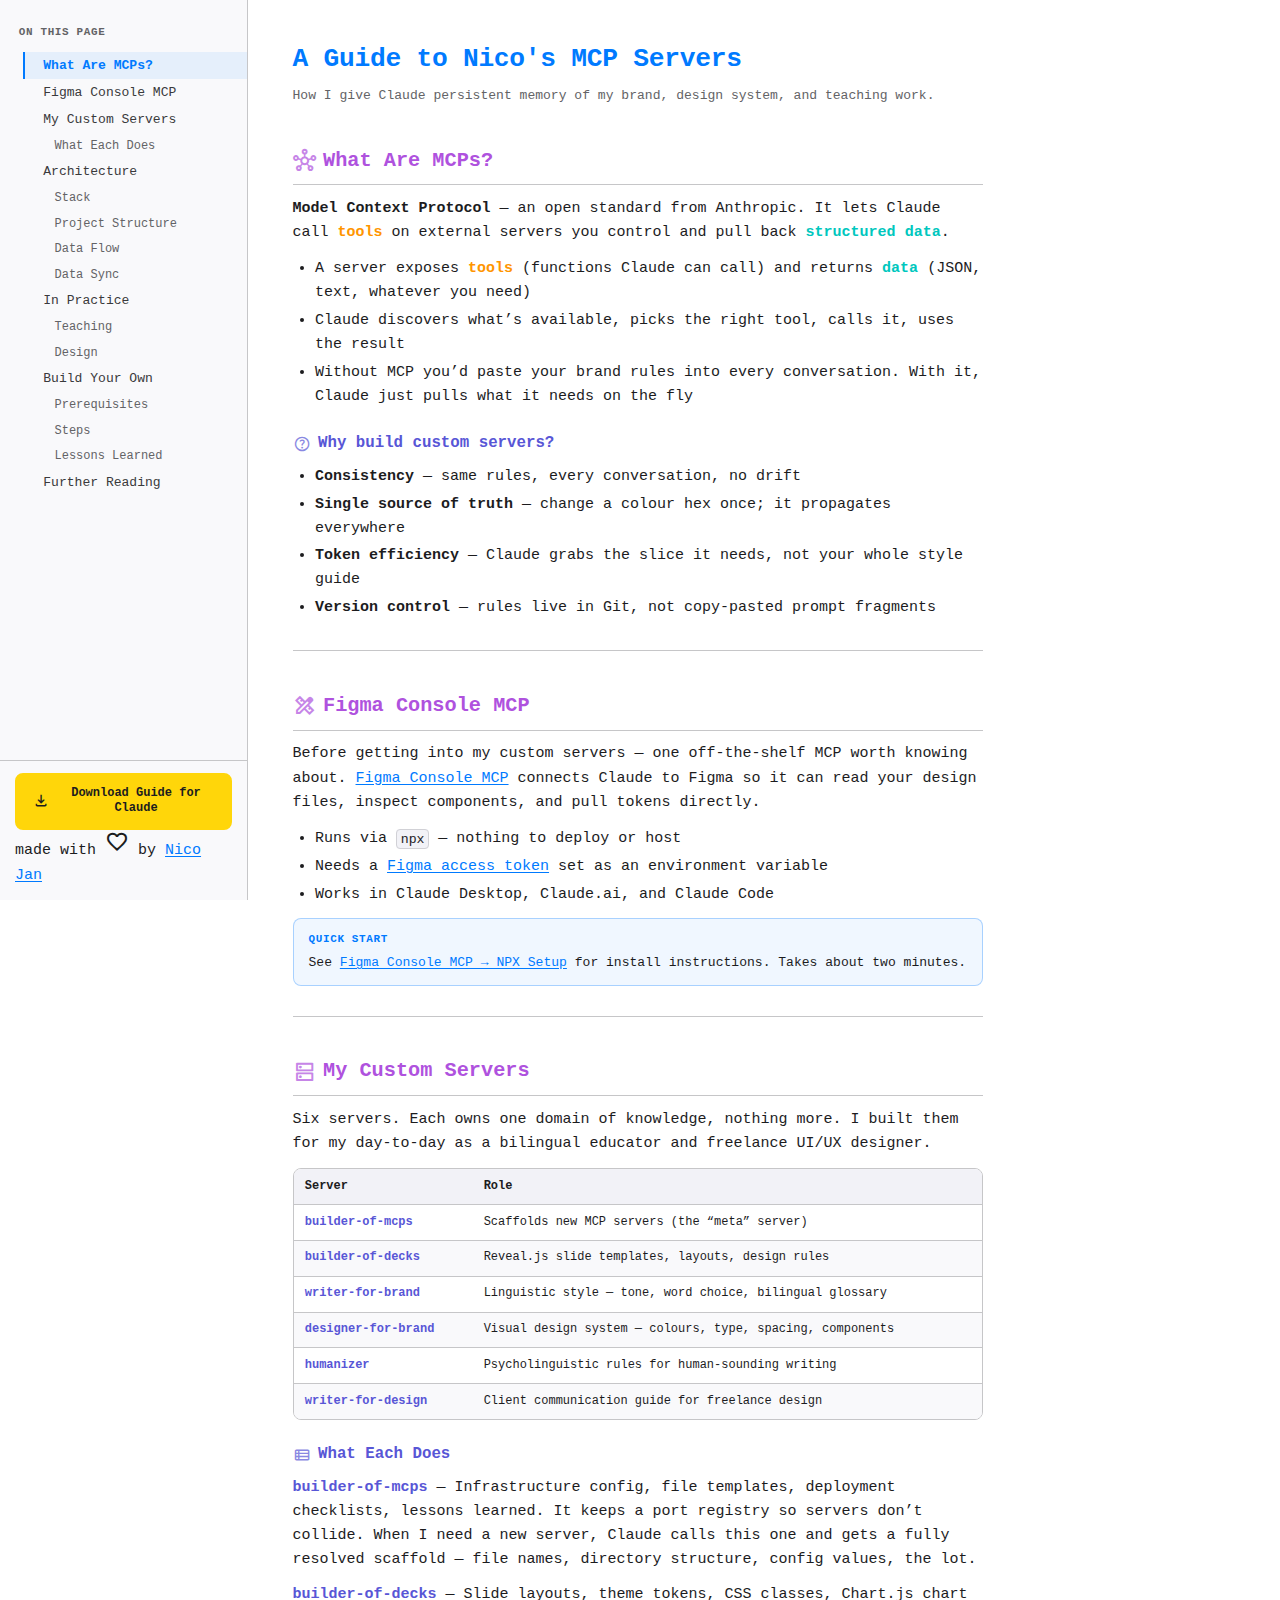
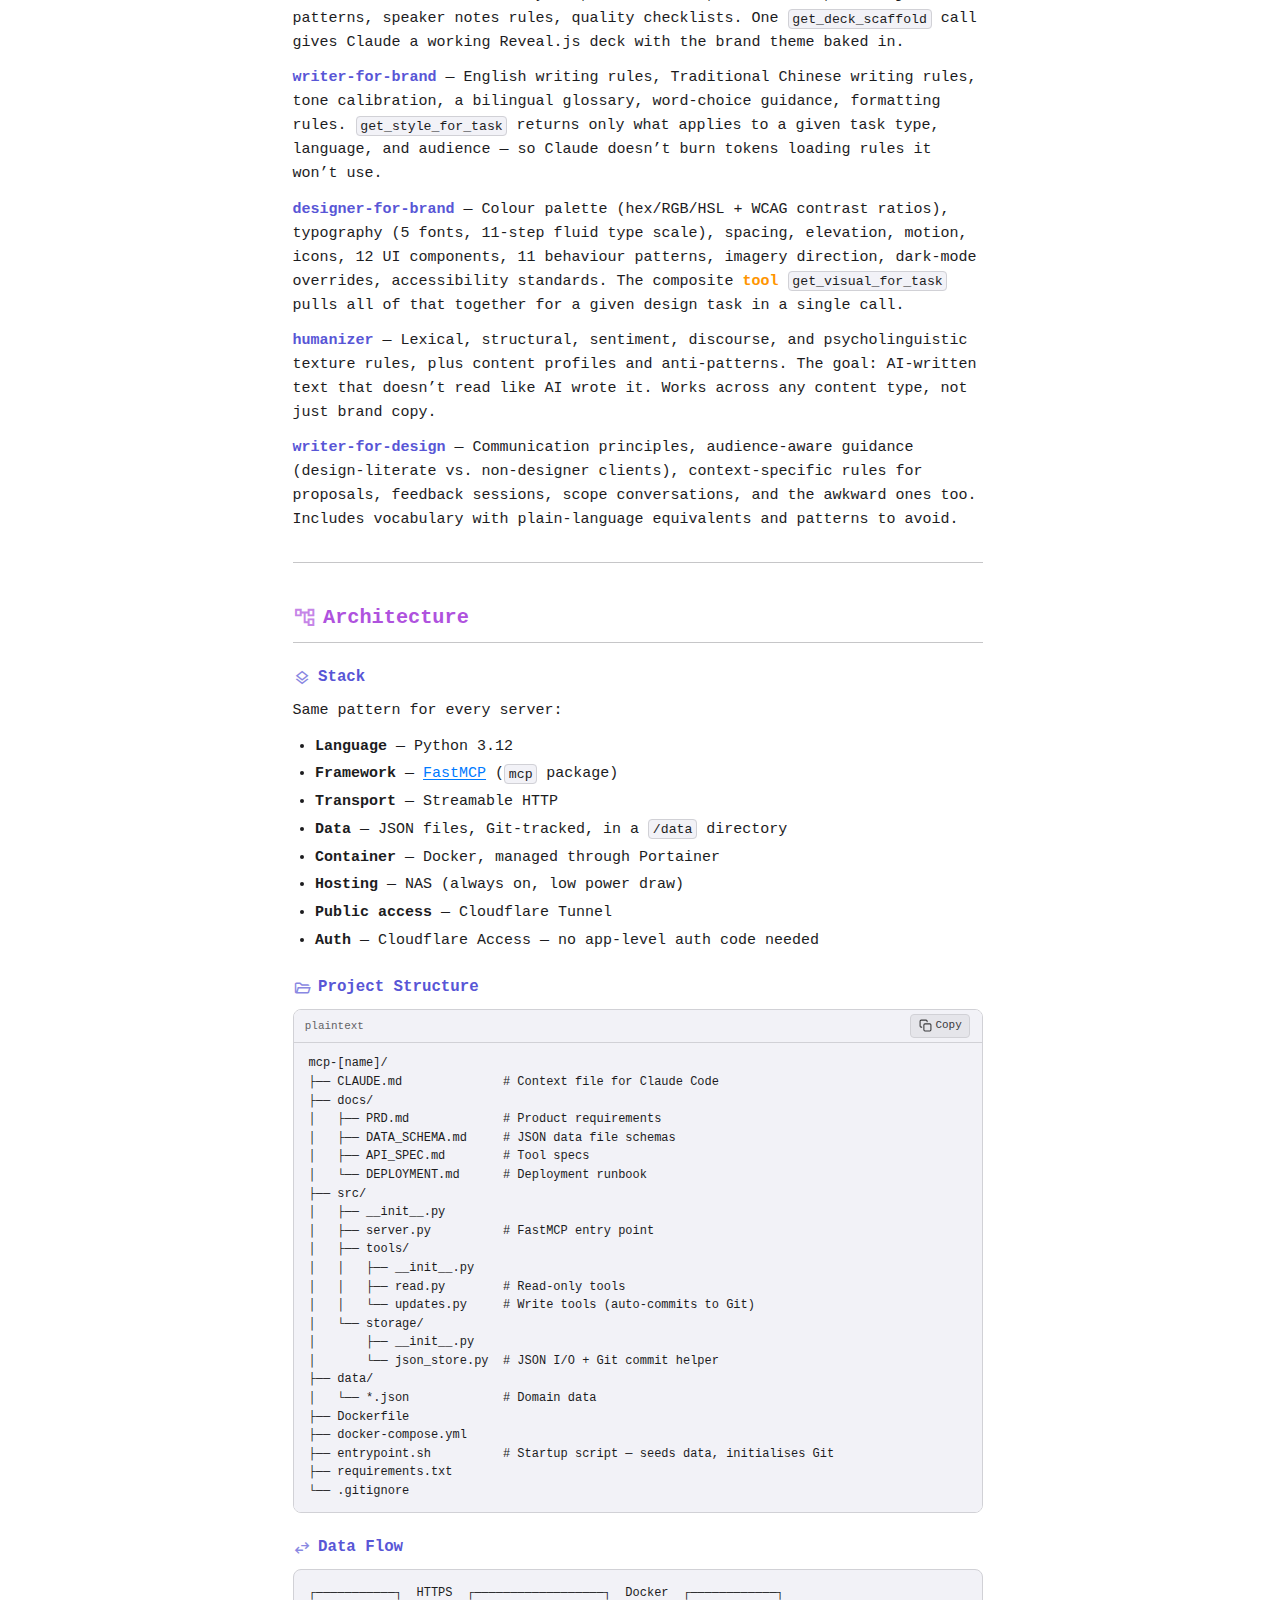
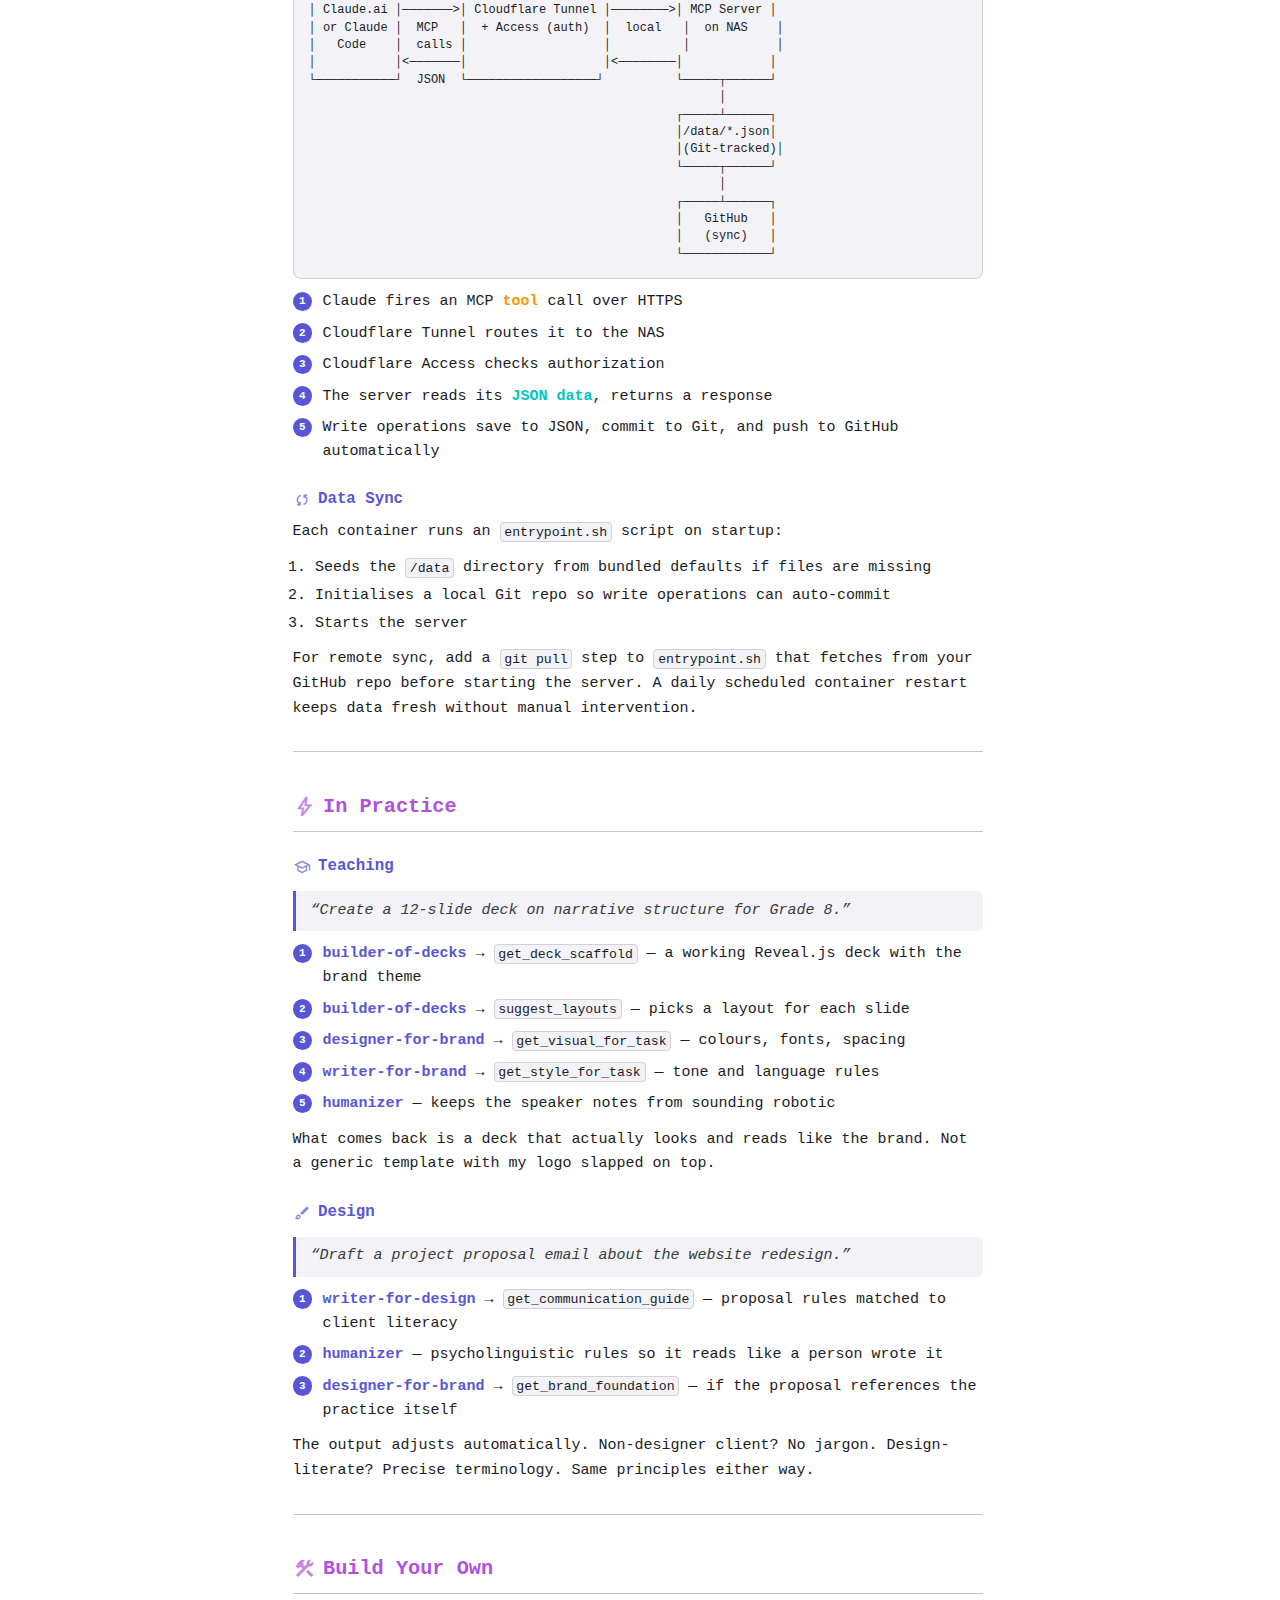
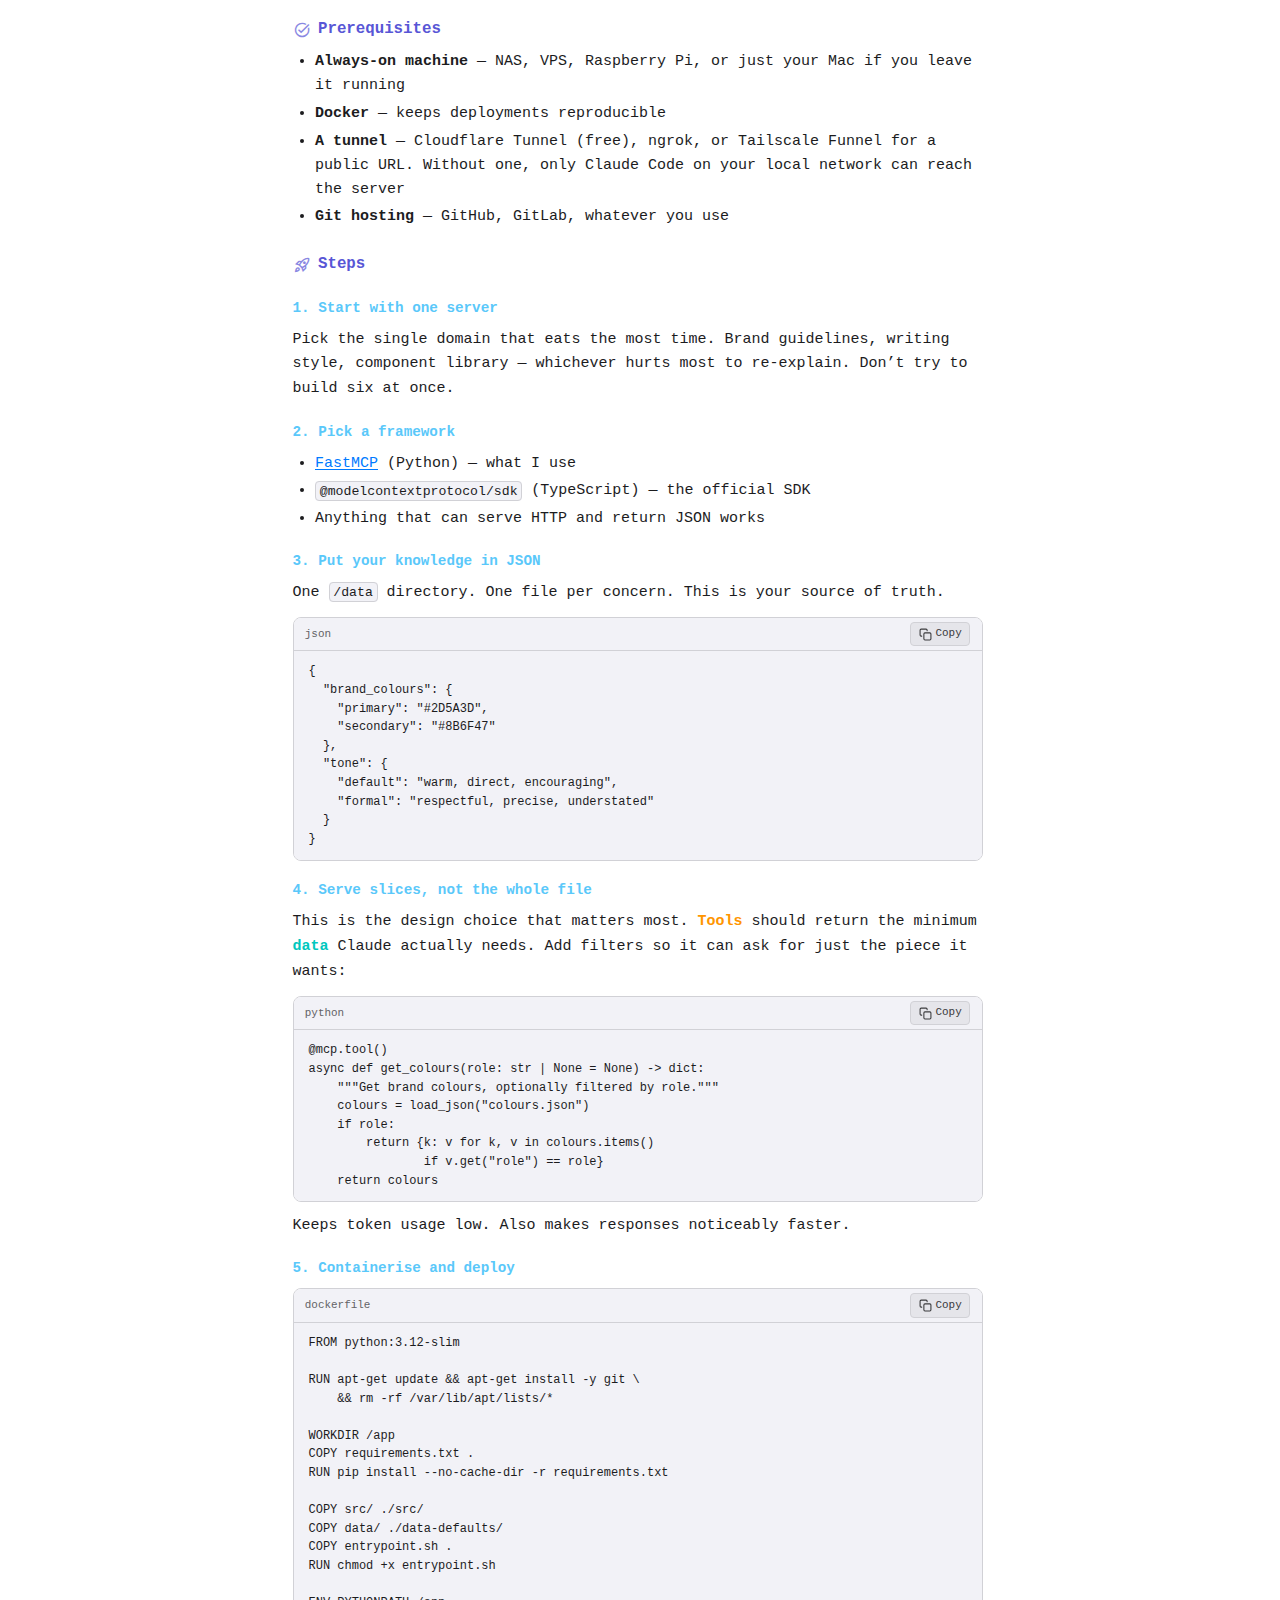
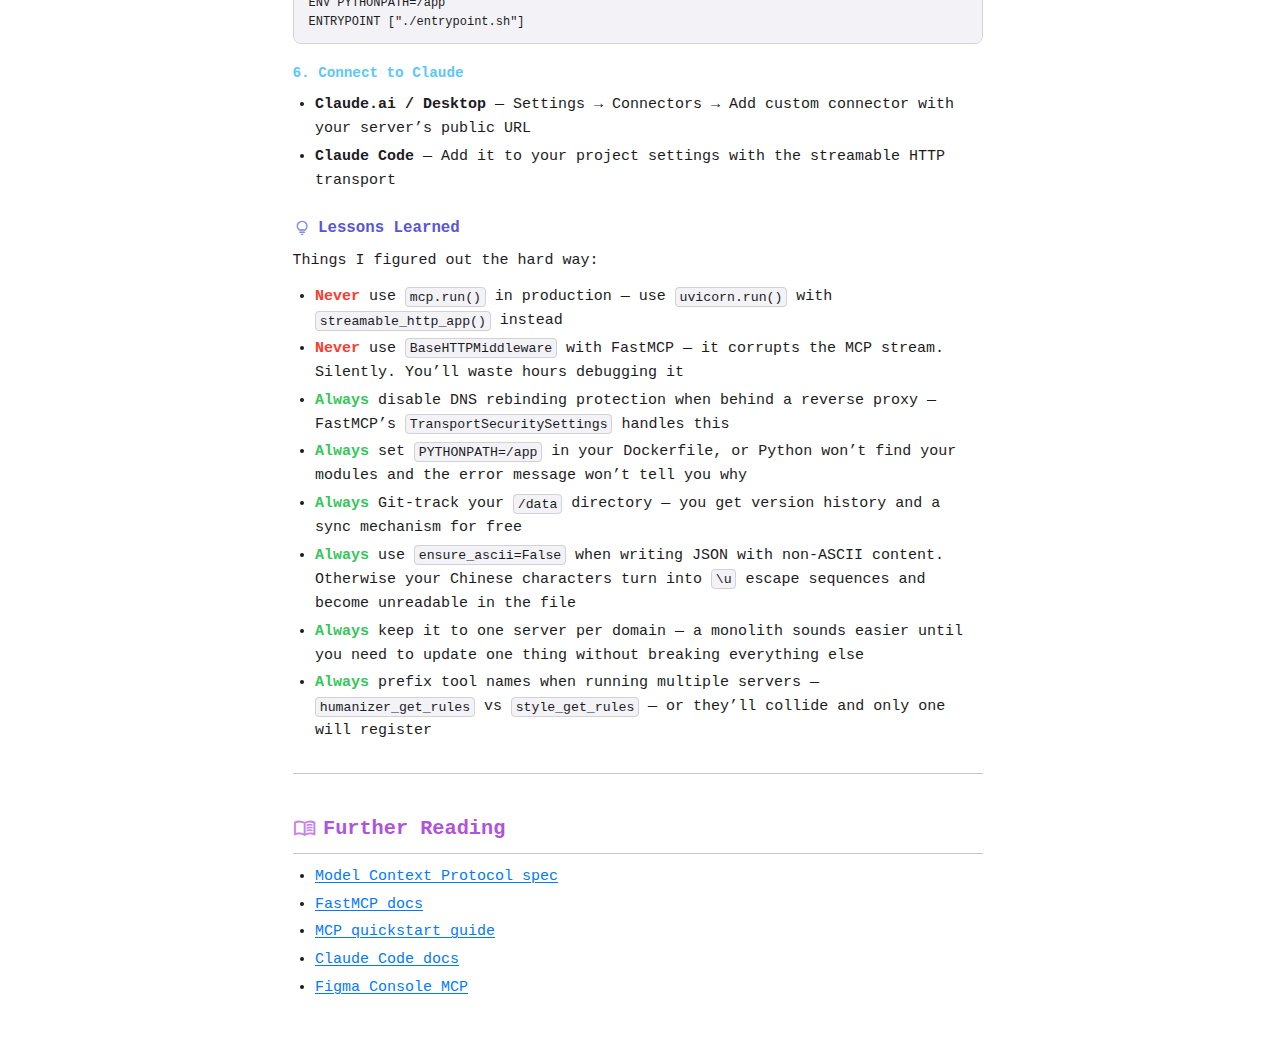
<file: mcp/index.html>
<!doctype html>
<html lang="en">
  <head>
    <meta charset="UTF-8" />
    <meta name="viewport" content="width=device-width, initial-scale=1.0" />
    <title>A Guide to Nico's MCP Servers</title>
    <link
      rel="stylesheet"
      href="https://fonts.googleapis.com/css2?family=Material+Symbols+Outlined:opsz,wght,FILL,GRAD@20..48,100..700,0..1,-50..200"
    />
    <link rel="stylesheet" href="style.css" />
  </head>
  <body>
    <a href="#main" class="skip-link">Skip to content</a>
    <button
      class="nav-toggle"
      aria-label="Toggle navigation"
      aria-expanded="false"
    >
      &#9776;
    </button>
    <div class="nav-overlay" aria-hidden="true"></div>

    <div class="page">
      <!-- ── Side Navigation ───────────────────────────────── -->
      <nav class="nav" aria-label="Table of contents">
        <div class="nav-scroll">
          <div class="nav-title">On this page</div>
          <ul class="nav-list" role="list">
            <li>
              <a class="nav-link" href="#what-are-mcps">What Are MCPs?</a>
            </li>
            <li>
              <a class="nav-link" href="#figma-console">Figma Console MCP</a>
            </li>
            <li><a class="nav-link" href="#ecosystem">My Custom Servers</a></li>
            <li>
              <a class="nav-link sub" href="#server-details">What Each Does</a>
            </li>
            <li><a class="nav-link" href="#architecture">Architecture</a></li>
            <li><a class="nav-link sub" href="#stack">Stack</a></li>
            <li>
              <a class="nav-link sub" href="#project-structure"
                >Project Structure</a
              >
            </li>
            <li><a class="nav-link sub" href="#data-flow">Data Flow</a></li>
            <li><a class="nav-link sub" href="#data-sync">Data Sync</a></li>
            <li><a class="nav-link" href="#day-in-the-life">In Practice</a></li>
            <li><a class="nav-link sub" href="#as-teacher">Teaching</a></li>
            <li><a class="nav-link sub" href="#as-designer">Design</a></li>
            <li>
              <a class="nav-link" href="#setup-your-own">Build Your Own</a>
            </li>
            <li>
              <a class="nav-link sub" href="#what-you-need">Prerequisites</a>
            </li>
            <li><a class="nav-link sub" href="#step-by-step">Steps</a></li>
            <li>
              <a class="nav-link sub" href="#lessons-learned"
                >Lessons Learned</a
              >
            </li>
            <li>
              <a class="nav-link" href="#further-reading">Further Reading</a>
            </li>
          </ul>
        </div>
        <div class="nav-cta">
          <button class="cta-btn" id="download-guide">
            <span class="material-symbols-outlined" aria-hidden="true"
              >download</span
            >
            Download Guide for Claude
          </button>
          <div class="nav-credit">
            made with
            <span class="material-symbols-outlined" aria-hidden="true"
              >favorite</span
            >
            by <a href="https://nicojan.com/">Nico Jan</a>
          </div>
        </div>
      </nav>

      <!-- ── Main Content ───────────────────────────────────── -->
      <main id="main">
        <h1>A Guide to Nico's MCP Servers</h1>
        <p class="subtitle">
          How I give Claude persistent memory of my brand, design system, and
          teaching work.
        </p>

        <!-- ── What Are MCPs? ─────────────────────────────────── -->
        <h2 id="what-are-mcps">
          <span class="material-symbols-outlined" aria-hidden="true">hub</span>
          What Are MCPs?
        </h2>

        <p>
          <strong>Model Context Protocol</strong> &mdash; an open standard from
          Anthropic. It lets Claude call <span class="kw-tool">tools</span> on
          external servers you control and pull back
          <span class="kw-data">structured data</span>.
        </p>

        <ul>
          <li>
            A server exposes <span class="kw-tool">tools</span> (functions
            Claude can call) and returns
            <span class="kw-data">data</span> (JSON, text, whatever you need)
          </li>
          <li>
            Claude discovers what&rsquo;s available, picks the right tool, calls
            it, uses the result
          </li>
          <li>
            Without MCP you&rsquo;d paste your brand rules into every
            conversation. With it, Claude just pulls what it needs on the fly
          </li>
        </ul>

        <h3>
          <span class="material-symbols-outlined" aria-hidden="true"
            >help_outline</span
          >
          Why build custom servers?
        </h3>

        <ul>
          <li>
            <strong>Consistency</strong> &mdash; same rules, every conversation,
            no drift
          </li>
          <li>
            <strong>Single source of truth</strong> &mdash; change a colour hex
            once; it propagates everywhere
          </li>
          <li>
            <strong>Token efficiency</strong> &mdash; Claude grabs the slice it
            needs, not your whole style guide
          </li>
          <li>
            <strong>Version control</strong> &mdash; rules live in Git, not
            copy-pasted prompt fragments
          </li>
        </ul>

        <hr />

        <!-- ── Figma Console MCP ──────────────────────────────── -->
        <h2 id="figma-console">
          <span class="material-symbols-outlined" aria-hidden="true"
            >design_services</span
          >
          Figma Console MCP
        </h2>

        <p>
          Before getting into my custom servers &mdash; one off-the-shelf MCP
          worth knowing about.
          <a
            href="https://github.com/southleft/figma-console-mcp?tab=readme-ov-file#-npx-setup-recommended"
            >Figma Console MCP</a
          >
          connects Claude to Figma so it can read your design files, inspect
          components, and pull tokens directly.
        </p>

        <ul>
          <li>Runs via <code>npx</code> &mdash; nothing to deploy or host</li>
          <li>
            Needs a
            <a
              href="https://github.com/southleft/figma-console-mcp?tab=readme-ov-file#-npx-setup-recommended"
              >Figma access token</a
            >
            set as an environment variable
          </li>
          <li>Works in Claude Desktop, Claude.ai, and Claude Code</li>
        </ul>

        <div class="callout">
          <div class="callout-label">Quick start</div>
          See
          <a
            href="https://github.com/southleft/figma-console-mcp?tab=readme-ov-file#-npx-setup-recommended"
            >Figma Console MCP &rarr; NPX Setup</a
          >
          for install instructions. Takes about two minutes.
        </div>

        <hr />

        <!-- ── My Custom Servers ──────────────────────────────── -->
        <h2 id="ecosystem">
          <span class="material-symbols-outlined" aria-hidden="true">dns</span>
          My Custom Servers
        </h2>

        <p>
          Six servers. Each owns one domain of knowledge, nothing more. I built
          them for my day-to-day as a bilingual educator and freelance UI/UX
          designer.
        </p>

        <div class="table-wrap">
          <table>
            <thead>
              <tr>
                <th>Server</th>
                <th>Role</th>
              </tr>
            </thead>
            <tbody>
              <tr>
                <td><span class="kw-server">builder-of-mcps</span></td>
                <td>
                  Scaffolds new MCP servers (the &ldquo;meta&rdquo; server)
                </td>
              </tr>
              <tr>
                <td><span class="kw-server">builder-of-decks</span></td>
                <td>Reveal.js slide templates, layouts, design rules</td>
              </tr>
              <tr>
                <td><span class="kw-server">writer-for-brand</span></td>
                <td>
                  Linguistic style &mdash; tone, word choice, bilingual glossary
                </td>
              </tr>
              <tr>
                <td><span class="kw-server">designer-for-brand</span></td>
                <td>
                  Visual design system &mdash; colours, type, spacing,
                  components
                </td>
              </tr>
              <tr>
                <td><span class="kw-server">humanizer</span></td>
                <td>Psycholinguistic rules for human-sounding writing</td>
              </tr>
              <tr>
                <td><span class="kw-server">writer-for-design</span></td>
                <td>Client communication guide for freelance design</td>
              </tr>
            </tbody>
          </table>
        </div>

        <h3 id="server-details">
          <span class="material-symbols-outlined" aria-hidden="true"
            >view_list</span
          >
          What Each Does
        </h3>

        <ul class="def-list">
          <li>
            <span class="kw-server">builder-of-mcps</span> &mdash;
            Infrastructure config, file templates, deployment checklists,
            lessons learned. It keeps a port registry so servers don&rsquo;t
            collide. When I need a new server, Claude calls this one and gets a
            fully resolved scaffold &mdash; file names, directory structure,
            config values, the lot.
          </li>

          <li>
            <span class="kw-server">builder-of-decks</span> &mdash; Slide
            layouts, theme tokens, CSS classes, Chart.js chart patterns, speaker
            notes rules, quality checklists. One
            <code>get_deck_scaffold</code> call gives Claude a working Reveal.js
            deck with the brand theme baked in.
          </li>

          <li>
            <span class="kw-server">writer-for-brand</span> &mdash; English
            writing rules, Traditional Chinese writing rules, tone calibration,
            a bilingual glossary, word-choice guidance, formatting rules.
            <code>get_style_for_task</code> returns only what applies to a given
            task type, language, and audience &mdash; so Claude doesn&rsquo;t
            burn tokens loading rules it won&rsquo;t use.
          </li>

          <li>
            <span class="kw-server">designer-for-brand</span> &mdash; Colour
            palette (hex/RGB/HSL + WCAG contrast ratios), typography (5 fonts,
            11-step fluid type scale), spacing, elevation, motion, icons, 12 UI
            components, 11 behaviour patterns, imagery direction, dark-mode
            overrides, accessibility standards. The composite
            <span class="kw-tool">tool</span>
            <code>get_visual_for_task</code> pulls all of that together for a
            given design task in a single call.
          </li>

          <li>
            <span class="kw-server">humanizer</span> &mdash; Lexical,
            structural, sentiment, discourse, and psycholinguistic texture
            rules, plus content profiles and anti-patterns. The goal: AI-written
            text that doesn&rsquo;t read like AI wrote it. Works across any
            content type, not just brand copy.
          </li>

          <li>
            <span class="kw-server">writer-for-design</span> &mdash;
            Communication principles, audience-aware guidance (design-literate
            vs. non-designer clients), context-specific rules for proposals,
            feedback sessions, scope conversations, and the awkward ones too.
            Includes vocabulary with plain-language equivalents and patterns to
            avoid.
          </li>
        </ul>

        <hr />

        <!-- ── Architecture ────────────────────────────────────── -->
        <h2 id="architecture">
          <span class="material-symbols-outlined" aria-hidden="true"
            >account_tree</span
          >
          Architecture
        </h2>

        <h3 id="stack">
          <span class="material-symbols-outlined" aria-hidden="true"
            >layers</span
          >
          Stack
        </h3>

        <p>Same pattern for every server:</p>

        <ul>
          <li><strong>Language</strong> &mdash; Python 3.12</li>
          <li>
            <strong>Framework</strong> &mdash;
            <a href="https://gofastmcp.com">FastMCP</a> (<code>mcp</code>
            package)
          </li>
          <li><strong>Transport</strong> &mdash; Streamable HTTP</li>
          <li>
            <strong>Data</strong> &mdash; JSON files, Git-tracked, in a
            <code>/data</code> directory
          </li>
          <li>
            <strong>Container</strong> &mdash; Docker, managed through Portainer
          </li>
          <li>
            <strong>Hosting</strong> &mdash; NAS (always on, low power draw)
          </li>
          <li><strong>Public access</strong> &mdash; Cloudflare Tunnel</li>
          <li>
            <strong>Auth</strong> &mdash; Cloudflare Access &mdash; no app-level
            auth code needed
          </li>
        </ul>

        <h3 id="project-structure">
          <span class="material-symbols-outlined" aria-hidden="true"
            >folder_open</span
          >
          Project Structure
        </h3>

        <div class="code-block">
          <div class="code-header">
            <span>plaintext</span>
            <button class="copy-btn" aria-label="Copy code">
              <svg viewBox="0 0 24 24">
                <rect x="9" y="9" width="13" height="13" rx="2" ry="2" />
                <path d="M5 15H4a2 2 0 01-2-2V4a2 2 0 012-2h9a2 2 0 012 2v1" />
              </svg>
              Copy
            </button>
          </div>
          <pre><code>mcp-[name]/
├── CLAUDE.md              # Context file for Claude Code
├── docs/
│   ├── PRD.md             # Product requirements
│   ├── DATA_SCHEMA.md     # JSON data file schemas
│   ├── API_SPEC.md        # Tool specs
│   └── DEPLOYMENT.md      # Deployment runbook
├── src/
│   ├── __init__.py
│   ├── server.py          # FastMCP entry point
│   ├── tools/
│   │   ├── __init__.py
│   │   ├── read.py        # Read-only tools
│   │   └── updates.py     # Write tools (auto-commits to Git)
│   └── storage/
│       ├── __init__.py
│       └── json_store.py  # JSON I/O + Git commit helper
├── data/
│   └── *.json             # Domain data
├── Dockerfile
├── docker-compose.yml
├── entrypoint.sh          # Startup script — seeds data, initialises Git
├── requirements.txt
└── .gitignore</code></pre>
        </div>

        <h3 id="data-flow">
          <span class="material-symbols-outlined" aria-hidden="true"
            >swap_horiz</span
          >
          Data Flow
        </h3>

        <div
          class="diagram"
          role="img"
          aria-label="Data flow: Claude to Cloudflare Tunnel to MCP Server on NAS, backed by Git-tracked JSON synced with GitHub"
>┌───────────┐  HTTPS  ┌──────────────────┐  Docker  ┌────────────┐
│ Claude.ai │───────&gt;│ Cloudflare Tunnel │────────&gt;│ MCP Server │
│ or Claude │  MCP   │  + Access (auth)  │  local   │  on NAS    │
│   Code    │  calls │                   │          │            │
│           │&lt;───────│                   │&lt;────────│            │
└───────────┘  JSON  └──────────────────┘          └─────┬──────┘
                                                         │
                                                   ┌─────┴──────┐
                                                   │/data/*.json│
                                                   │(Git-tracked)│
                                                   └─────┬──────┘
                                                         │
                                                   ┌─────┴──────┐
                                                   │   GitHub   │
                                                   │   (sync)   │
                                                   └────────────┘</div>

        <ol class="steps">
          <li>
            Claude fires an MCP <span class="kw-tool">tool</span> call over
            HTTPS
          </li>
          <li>Cloudflare Tunnel routes it to the NAS</li>
          <li>Cloudflare Access checks authorization</li>
          <li>
            The server reads its <span class="kw-data">JSON data</span>, returns
            a response
          </li>
          <li>
            Write operations save to JSON, commit to Git, and push to GitHub
            automatically
          </li>
        </ol>

        <h3 id="data-sync">
          <span class="material-symbols-outlined" aria-hidden="true">sync</span>
          Data Sync
        </h3>

        <p>
          Each container runs an <code>entrypoint.sh</code> script on startup:
        </p>

        <ol>
          <li>
            Seeds the <code>/data</code> directory from bundled defaults if
            files are missing
          </li>
          <li>
            Initialises a local Git repo so write operations can auto-commit
          </li>
          <li>Starts the server</li>
        </ol>

        <p>
          For remote sync, add a <code>git pull</code> step to
          <code>entrypoint.sh</code> that fetches from your GitHub repo before
          starting the server. A daily scheduled container restart keeps data
          fresh without manual intervention.
        </p>

        <hr />

        <!-- ── In Practice ─────────────────────────────────────── -->
        <h2 id="day-in-the-life">
          <span class="material-symbols-outlined" aria-hidden="true">bolt</span>
          In Practice
        </h2>

        <h3 id="as-teacher">
          <span class="material-symbols-outlined" aria-hidden="true"
            >school</span
          >
          Teaching
        </h3>

        <blockquote>
          &ldquo;Create a 12-slide deck on narrative structure for Grade
          8.&rdquo;
        </blockquote>

        <ol class="steps">
          <li>
            <span class="kw-server">builder-of-decks</span> &rarr;
            <code>get_deck_scaffold</code> &mdash; a working Reveal.js deck with
            the brand theme
          </li>
          <li>
            <span class="kw-server">builder-of-decks</span> &rarr;
            <code>suggest_layouts</code> &mdash; picks a layout for each slide
          </li>
          <li>
            <span class="kw-server">designer-for-brand</span> &rarr;
            <code>get_visual_for_task</code> &mdash; colours, fonts, spacing
          </li>
          <li>
            <span class="kw-server">writer-for-brand</span> &rarr;
            <code>get_style_for_task</code> &mdash; tone and language rules
          </li>
          <li>
            <span class="kw-server">humanizer</span> &mdash; keeps the speaker
            notes from sounding robotic
          </li>
        </ol>

        <p>
          What comes back is a deck that actually looks and reads like the
          brand. Not a generic template with my logo slapped on top.
        </p>

        <h3 id="as-designer">
          <span class="material-symbols-outlined" aria-hidden="true"
            >brush</span
          >
          Design
        </h3>

        <blockquote>
          &ldquo;Draft a project proposal email about the website
          redesign.&rdquo;
        </blockquote>

        <ol class="steps">
          <li>
            <span class="kw-server">writer-for-design</span> &rarr;
            <code>get_communication_guide</code> &mdash; proposal rules matched
            to client literacy
          </li>
          <li>
            <span class="kw-server">humanizer</span> &mdash; psycholinguistic
            rules so it reads like a person wrote it
          </li>
          <li>
            <span class="kw-server">designer-for-brand</span> &rarr;
            <code>get_brand_foundation</code> &mdash; if the proposal references
            the practice itself
          </li>
        </ol>

        <p>
          The output adjusts automatically. Non-designer client? No jargon.
          Design-literate? Precise terminology. Same principles either way.
        </p>

        <hr />

        <!-- ── Build Your Own ──────────────────────────────────── -->
        <h2 id="setup-your-own">
          <span class="material-symbols-outlined" aria-hidden="true"
            >construction</span
          >
          Build Your Own
        </h2>

        <h3 id="what-you-need">
          <span class="material-symbols-outlined" aria-hidden="true"
            >task_alt</span
          >
          Prerequisites
        </h3>

        <ul>
          <li>
            <strong>Always-on machine</strong> &mdash; NAS, VPS, Raspberry Pi,
            or just your Mac if you leave it running
          </li>
          <li>
            <strong>Docker</strong> &mdash; keeps deployments reproducible
          </li>
          <li>
            <strong>A tunnel</strong> &mdash; Cloudflare Tunnel (free), ngrok,
            or Tailscale Funnel for a public URL. Without one, only Claude Code
            on your local network can reach the server
          </li>
          <li>
            <strong>Git hosting</strong> &mdash; GitHub, GitLab, whatever you
            use
          </li>
        </ul>

        <h3 id="step-by-step">
          <span class="material-symbols-outlined" aria-hidden="true"
            >rocket_launch</span
          >
          Steps
        </h3>

        <h4>1. Start with one server</h4>

        <p>
          Pick the single domain that eats the most time. Brand guidelines,
          writing style, component library &mdash; whichever hurts most to
          re-explain. Don&rsquo;t try to build six at once.
        </p>

        <h4>2. Pick a framework</h4>

        <ul>
          <li>
            <a href="https://gofastmcp.com">FastMCP</a> (Python) &mdash; what I
            use
          </li>
          <li>
            <code>@modelcontextprotocol/sdk</code> (TypeScript) &mdash; the
            official SDK
          </li>
          <li>Anything that can serve HTTP and return JSON works</li>
        </ul>

        <h4>3. Put your knowledge in JSON</h4>

        <p>
          One <code>/data</code> directory. One file per concern. This is your
          source of truth.
        </p>

        <div class="code-block">
          <div class="code-header">
            <span>json</span>
            <button class="copy-btn" aria-label="Copy code">
              <svg viewBox="0 0 24 24">
                <rect x="9" y="9" width="13" height="13" rx="2" ry="2" />
                <path d="M5 15H4a2 2 0 01-2-2V4a2 2 0 012-2h9a2 2 0 012 2v1" />
              </svg>
              Copy
            </button>
          </div>
          <pre><code>{
  "brand_colours": {
    "primary": "#2D5A3D",
    "secondary": "#8B6F47"
  },
  "tone": {
    "default": "warm, direct, encouraging",
    "formal": "respectful, precise, understated"
  }
}</code></pre>
        </div>

        <h4>4. Serve slices, not the whole file</h4>

        <p>
          This is the design choice that matters most.
          <span class="kw-tool">Tools</span> should return the minimum
          <span class="kw-data">data</span> Claude actually needs. Add filters
          so it can ask for just the piece it wants:
        </p>

        <div class="code-block">
          <div class="code-header">
            <span>python</span>
            <button class="copy-btn" aria-label="Copy code">
              <svg viewBox="0 0 24 24">
                <rect x="9" y="9" width="13" height="13" rx="2" ry="2" />
                <path d="M5 15H4a2 2 0 01-2-2V4a2 2 0 012-2h9a2 2 0 012 2v1" />
              </svg>
              Copy
            </button>
          </div>
          <pre><code>@mcp.tool()
async def get_colours(role: str | None = None) -&gt; dict:
    """Get brand colours, optionally filtered by role."""
    colours = load_json("colours.json")
    if role:
        return {k: v for k, v in colours.items()
                if v.get("role") == role}
    return colours</code></pre>
        </div>

        <p>Keeps token usage low. Also makes responses noticeably faster.</p>

        <h4>5. Containerise and deploy</h4>

        <div class="code-block">
          <div class="code-header">
            <span>dockerfile</span>
            <button class="copy-btn" aria-label="Copy code">
              <svg viewBox="0 0 24 24">
                <rect x="9" y="9" width="13" height="13" rx="2" ry="2" />
                <path d="M5 15H4a2 2 0 01-2-2V4a2 2 0 012-2h9a2 2 0 012 2v1" />
              </svg>
              Copy
            </button>
          </div>
          <pre><code>FROM python:3.12-slim

RUN apt-get update &amp;&amp; apt-get install -y git \
    &amp;&amp; rm -rf /var/lib/apt/lists/*

WORKDIR /app
COPY requirements.txt .
RUN pip install --no-cache-dir -r requirements.txt

COPY src/ ./src/
COPY data/ ./data-defaults/
COPY entrypoint.sh .
RUN chmod +x entrypoint.sh

ENV PYTHONPATH=/app
ENTRYPOINT ["./entrypoint.sh"]</code></pre>
        </div>

        <h4>6. Connect to Claude</h4>

        <ul>
          <li>
            <strong>Claude.ai / Desktop</strong> &mdash; Settings &rarr;
            Connectors &rarr; Add custom connector with your server&rsquo;s
            public URL
          </li>
          <li>
            <strong>Claude Code</strong> &mdash; Add it to your project settings
            with the streamable HTTP transport
          </li>
        </ul>

        <h3 id="lessons-learned">
          <span class="material-symbols-outlined" aria-hidden="true"
            >lightbulb</span
          >
          Lessons Learned
        </h3>

        <p>Things I figured out the hard way:</p>

        <ul>
          <li>
            <span class="kw-warn">Never</span> use <code>mcp.run()</code> in
            production &mdash; use <code>uvicorn.run()</code> with
            <code>streamable_http_app()</code> instead
          </li>
          <li>
            <span class="kw-warn">Never</span> use
            <code>BaseHTTPMiddleware</code> with FastMCP &mdash; it corrupts the
            MCP stream. Silently. You&rsquo;ll waste hours debugging it
          </li>
          <li>
            <span class="kw-rec">Always</span> disable DNS rebinding protection
            when behind a reverse proxy &mdash; FastMCP&rsquo;s
            <code>TransportSecuritySettings</code> handles this
          </li>
          <li>
            <span class="kw-rec">Always</span> set
            <code>PYTHONPATH=/app</code> in your Dockerfile, or Python
            won&rsquo;t find your modules and the error message won&rsquo;t tell
            you why
          </li>
          <li>
            <span class="kw-rec">Always</span> Git-track your
            <code>/data</code> directory &mdash; you get version history and a
            sync mechanism for free
          </li>
          <li>
            <span class="kw-rec">Always</span> use
            <code>ensure_ascii=False</code> when writing JSON with non-ASCII
            content. Otherwise your Chinese characters turn into
            <code>\u</code> escape sequences and become unreadable in the file
          </li>
          <li>
            <span class="kw-rec">Always</span> keep it to one server per domain
            &mdash; a monolith sounds easier until you need to update one thing
            without breaking everything else
          </li>
          <li>
            <span class="kw-rec">Always</span> prefix tool names when running
            multiple servers &mdash; <code>humanizer_get_rules</code> vs
            <code>style_get_rules</code> &mdash; or they&rsquo;ll collide and
            only one will register
          </li>
        </ul>

        <hr />

        <!-- ── Further Reading ─────────────────────────────────── -->
        <h2 id="further-reading">
          <span class="material-symbols-outlined" aria-hidden="true"
            >menu_book</span
          >
          Further Reading
        </h2>

        <ul>
          <li>
            <a href="https://modelcontextprotocol.io"
              >Model Context Protocol spec</a
            >
          </li>
          <li><a href="https://gofastmcp.com">FastMCP docs</a></li>
          <li>
            <a href="https://modelcontextprotocol.io/quickstart"
              >MCP quickstart guide</a
            >
          </li>
          <li>
            <a href="https://docs.anthropic.com/en/docs/claude-code"
              >Claude Code docs</a
            >
          </li>
          <li>
            <a href="https://github.com/southleft/figma-console-mcp"
              >Figma Console MCP</a
            >
          </li>
        </ul>
      </main>
    </div>

    <!-- ── Embedded Markdown for Download ─────────────────── -->
    <script id="guide-md" type="text/plain">
      > **HOW TO USE THIS FILE**
      >
      > Drag and drop this file into a Claude project (Project Knowledge) or paste
      > it into a chat. Then tell Claude what domain you want to build an MCP server
      > for — your brand guidelines, design system, writing style, whatever — and
      > it will walk you through the whole process.

      # Build Your Own MCP Server

      You are helping the user build a custom MCP (Model Context Protocol) server. MCP is an open standard from Anthropic that lets Claude call tools on external servers and pull back structured data — giving you persistent access to domain knowledge like brand guidelines, design systems, or style rules without the user pasting context into every conversation.

      This document contains everything you need: the architecture pattern, project structure, code templates, deployment steps, and hard-won lessons from a production ecosystem of six MCP servers. Use it to guide the user from idea to deployed server.

      ## Your Role

      Walk the user through building their MCP server step by step. Don't dump the whole process at once — work through it conversationally.

      ### Before writing any code, ask these questions:

      **Domain discovery** — figure out what the server should know:

      1. What domain of knowledge should this server own? (e.g., brand guidelines, writing style, design tokens, component library, communication rules)
      2. Who will consume the data — Claude.ai, Claude Code, or both?
      3. What does the user find themselves re-explaining or re-pasting most often? That's probably the best starting point.
      4. Is the content in one language or multilingual?

      **Data structure** — figure out what the JSON files should look like:

      5. Can the user share examples of the rules, guidelines, or reference material they want to encode? Even a rough bullet list works.
      6. Are there natural categories in the data? (e.g., "colours vs. typography vs. spacing" for a design system, or "tone vs. word choice vs. formatting" for a style guide)
      7. Will Claude need the full dataset for every task, or just slices? (Almost always slices — this matters for tool design.)

      **Infrastructure** — figure out where it will run:

      8. Does the user have an always-on machine? (NAS, VPS, Raspberry Pi, Mac that stays on)
      9. Are they comfortable with Docker, or do they need guidance on containerisation?
      10. Do they need Claude.ai access (requires a public URL via tunnel) or just Claude Code on their local network?

      You don't need answers to all of these upfront. Ask the first few, then let the conversation guide which follow-ups matter.

      ## Architecture Pattern

      Every server in this ecosystem follows the same stack. Recommend this pattern unless the user has a strong reason to diverge:

      - **Python 3.12** + FastMCP (`mcp` package) — https://gofastmcp.com
      - **Streamable HTTP** transport (not stdio)
      - **JSON data files** in a Git-tracked `/data` directory
      - **Docker** container
      - **Cloudflare Tunnel** for public access (free)
      - **Cloudflare Access** for auth — no app-level auth code needed

      Alternative frameworks if the user prefers TypeScript:
      - `@modelcontextprotocol/sdk` — official SDK
      - Any language that serves HTTP and returns JSON works, but FastMCP has the smoothest developer experience for Python

      ## Project Structure

      Generate this structure for every new server. Replace `[name]` with the server's purpose (e.g., `mcp-style-guide`, `mcp-design-tokens`):

      ```
      mcp-[name]/
      ├── CLAUDE.md              # Context file for Claude Code sessions
      ├── docs/
      │   ├── PRD.md             # Product requirements
      │   ├── DATA_SCHEMA.md     # JSON data file schemas
      │   ├── API_SPEC.md        # Tool specs
      │   └── DEPLOYMENT.md      # Deployment runbook
      ├── src/
      │   ├── __init__.py
      │   ├── server.py          # FastMCP entry point
      │   ├── tools/
      │   │   ├── __init__.py
      │   │   ├── read.py        # Read-only tools
      │   │   └── updates.py     # Write tools (auto-commits to Git)
      │   └── storage/
      │       ├── __init__.py
      │       └── json_store.py  # JSON I/O + Git commit helper
      ├── data/
      │   └── *.json             # Domain data files
      ├── Dockerfile
      ├── docker-compose.yml
      ├── entrypoint.sh          # Startup script — seeds data, initialises Git
      ├── requirements.txt
      └── .gitignore
      ```

      ## Build Sequence

      Guide the user through these phases in order. Confirm each phase works before moving on.

      ### Phase 1: Data Design

      This is the most important phase. Get the data right and everything else follows.

      - Help the user structure their domain knowledge into JSON files
      - One file per concern (e.g., `colours.json`, `typography.json`, `tone.json`)
      - Ask: "If Claude needed to write in your brand voice, what rules would you give it?" Then turn those answers into structured JSON
      - Use `ensure_ascii=False` for non-ASCII content (Chinese, accented characters, etc.)

      Example data file:

      ```json
      {
        "brand_colours": {
          "primary": { "hex": "#2D5A3D", "role": "primary", "usage": "Headlines, CTAs, key UI elements" },
          "secondary": { "hex": "#8B6F47", "role": "secondary", "usage": "Accents, supporting elements" }
        }
      }
      ```

      ### Phase 2: Tool Design

      The most important design principle: **tools should return the minimum data Claude needs**. Never build a `get_everything` tool. Build focused tools with filter parameters.

      - **Read tools** go in `src/tools/read.py` — these are the majority of tools
      - **Write tools** go in `src/tools/updates.py` — for adding/updating data, must auto-commit to Git
      - Every tool should accept optional filter parameters

      Template for a read tool:

      ```python
      from mcp.server.fastmcp import FastMCP
      from src.storage.json_store import load_json


      def register_read_tools(mcp: FastMCP):
          @mcp.tool()
          async def get_colours(role: str | None = None) -> dict:
              """Get brand colours, optionally filtered by role."""
              colours = load_json("colours.json")
              if role:
                  return {k: v for k, v in colours.items()
                          if v.get("role") == role}
              return colours
      ```

      Suggest a **composite tool** (like `get_style_for_task` or `get_visual_for_task`) that assembles data from multiple JSON files for common tasks. This saves the user from making five tool calls when one will do.

      ### Phase 3: Server Infrastructure

      Use this `server.py` template:

      ```python
      import os
      import uvicorn
      from mcp.server.fastmcp import FastMCP
      from mcp.server.transport_security import TransportSecuritySettings

      from src.storage.json_store import init_storage
      from src.tools.read import register_read_tools
      from src.tools.updates import register_write_tools

      HOST = os.getenv("HOST", "0.0.0.0")
      PORT = int(os.getenv("PORT", "8080"))

      mcp = FastMCP(
          "[server-name]",
          transport_security=TransportSecuritySettings(
              enable_dns_rebinding_protection=False,
          ),
      )

      init_storage()
      register_read_tools(mcp)
      register_write_tools(mcp)

      if __name__ == "__main__":
          app = mcp.streamable_http_app()
          uvicorn.run(app, host=HOST, port=PORT)
      ```

      Use this `json_store.py` template for the storage layer:

      ```python
      import json
      import subprocess
      from pathlib import Path

      DATA_DIR = Path("/app/data")


      def init_storage() -> None:
          """Initialise data directory and Git repo. Call once at startup."""
          DATA_DIR.mkdir(parents=True, exist_ok=True)
          if not (DATA_DIR / ".git").exists():
              subprocess.run(["git", "init"], cwd=DATA_DIR, capture_output=True)
          subprocess.run(
              ["git", "config", "user.name", "[server-name]"],
              cwd=DATA_DIR, capture_output=True,
          )
          subprocess.run(
              ["git", "config", "user.email", "[server-name]@localhost"],
              cwd=DATA_DIR, capture_output=True,
          )
          # Required when running as a mapped user in Docker
          subprocess.run(
              ["git", "config", "safe.directory", str(DATA_DIR)],
              cwd=DATA_DIR, capture_output=True,
          )


      def load_json(filename: str) -> dict:
          path = DATA_DIR / filename
          return json.loads(path.read_text(encoding="utf-8"))


      def save_json(filename: str, data: dict, message: str) -> None:
          path = DATA_DIR / filename
          path.write_text(
              json.dumps(data, indent=2, ensure_ascii=False) + "\n",
              encoding="utf-8",
          )
          subprocess.run(["git", "add", "."], cwd=DATA_DIR, capture_output=True)
          result = subprocess.run(
              ["git", "status", "--porcelain"],
              cwd=DATA_DIR, capture_output=True, text=True,
          )
          if result.stdout.strip():
              subprocess.run(
                  ["git", "commit", "-m", message],
                  cwd=DATA_DIR, capture_output=True,
              )
      ```

      ### Phase 4: Containerisation

      Dockerfile:

      ```dockerfile
      FROM python:3.12-slim

      RUN apt-get update && apt-get install -y git && rm -rf /var/lib/apt/lists/*

      WORKDIR /app
      COPY requirements.txt .
      RUN pip install --no-cache-dir -r requirements.txt

      COPY src/ ./src/
      COPY data/ ./data-defaults/
      COPY entrypoint.sh .
      RUN chmod +x entrypoint.sh

      ENV PYTHONPATH=/app
      ENTRYPOINT ["./entrypoint.sh"]
      ```

      docker-compose.yml (adjust port and paths):

      ```yaml
      services:
        mcp-server:
          build: .
          restart: unless-stopped
          environment:
            - PORT=8080
            - HOST=0.0.0.0
            - TZ=America/Vancouver
            # Optional: enable GitHub push from write tools
            # - GITHUB_TOKEN=${GITHUB_TOKEN}
            # - GITHUB_REPO=your-org/mcp-server-name
          ports:
            - "8080:8080"
          volumes:
            - ./data:/app/data
          # Uncomment for NAS — match your system's user/group IDs
          # user: "1000:1000"
      ```

      requirements.txt:

      ```
      mcp>=1.9.0
      uvicorn>=0.34.0
      httpx>=0.28.0
      pydantic>=2.11.0
      ```

      entrypoint.sh:

      ```bash
      #!/bin/bash
      set -e

      # Seed data directory from defaults if files are missing
      for f in /app/data-defaults/*.json; do
        [ -f "$f" ] || continue
        base=$(basename "$f")
        [ -f "/app/data/$base" ] || cp "$f" "/app/data/$base"
      done

      # Git initialisation is handled by init_storage() in Python —
      # it runs inside /app/data so the repo persists through the bind mount.

      exec python src/server.py
      ```

      Make sure `entrypoint.sh` is executable (`chmod +x entrypoint.sh`).

      `.gitignore`:

      ```
      __pycache__/
      *.pyc
      *.pyo
      .env
      .venv/
      venv/
      *.egg-info/
      dist/
      build/
      data/.git/
      .DS_Store
      .pytest_cache/
      ```

      ### Phase 5: Connect to Claude

      - **Claude.ai / Desktop**: Settings → Connectors → Add custom connector. URL is the server's public endpoint (e.g., `https://your-server.example.com/mcp`)
      - **Claude Code**: Add the server to project settings with streamable HTTP transport
      - **Local development**: Run `python src/server.py` and connect Claude Code to `http://localhost:8080/mcp`

      Ask the user which Claude interface they use and tailor the connection instructions.

      ### Phase 6: Deployment (if needed)

      If the user needs a public URL:

      1. Set up Cloudflare Tunnel (free) pointing to the Docker container's port
      2. Add Cloudflare Access policy to restrict who can reach the server
      3. No app-level auth needed — Cloudflare handles it

      If local-only, skip this — Claude Code can connect to `localhost` directly.

      ## Critical Rules

      Follow these without exception. They come from production experience.

      ### Never

      - Use `mcp.run()` — use `uvicorn.run()` with `streamable_http_app()`. The `mcp.run()` method doesn't support streamable HTTP properly.
      - Use `BaseHTTPMiddleware` with FastMCP — it silently corrupts MCP streaming. You'll get intermittent failures that are very hard to debug.
      - Pass unsupported kwargs to `FastMCP()` — check the FastMCP docs for valid parameters.
      - Hardcode secrets in any committed file — use environment variables.
      - Use `--global` for git config in Docker — use repo-level config only.

      ### Always

      - Disable DNS rebinding protection via `TransportSecuritySettings` when running behind a reverse proxy or tunnel.
      - Set `PYTHONPATH=/app` in the Dockerfile — without it, Python can't find modules in `src/` and the error message won't point you to the cause.
      - Use `ensure_ascii=False` in `json.dumps()` — otherwise non-ASCII characters become `\u` escape sequences.
      - Git-track the `/data` directory — you get version history, rollback, and a sync mechanism for free.
      - Initialise Git inside `/data`, not in the project root — this ensures the Git history persists through the Docker bind mount.
      - Set `git config safe.directory` inside Docker — required when the container runs as a mapped user (e.g., `1000:1000`).
      - Prefix tool names when building multiple servers (e.g., `style_get_rules` vs `design_get_colours`) to avoid name collisions.
      - Use Pydantic `BaseModel` with `Field()` for tool input validation.
      - Use `httpx` (async) instead of `requests` (sync) for any HTTP calls.
      - Strip `meta` blocks from JSON responses to save tokens.

      ## Naming Convention

      All servers follow `mcp-[purpose]` naming (e.g., `mcp-style-guide`, `mcp-design-tokens`, `mcp-slides`). Suggest a name based on the user's domain.

      ## References

      - MCP spec: https://modelcontextprotocol.io
      - FastMCP docs: https://gofastmcp.com
      - MCP quickstart: https://modelcontextprotocol.io/quickstart
      - Figma Console MCP (good first MCP to try): https://github.com/southleft/figma-console-mcp
      - Claude Code docs: https://docs.anthropic.com/en/docs/claude-code
    </script>

    <script src="script.js"></script>
  </body>
</html>
</file>
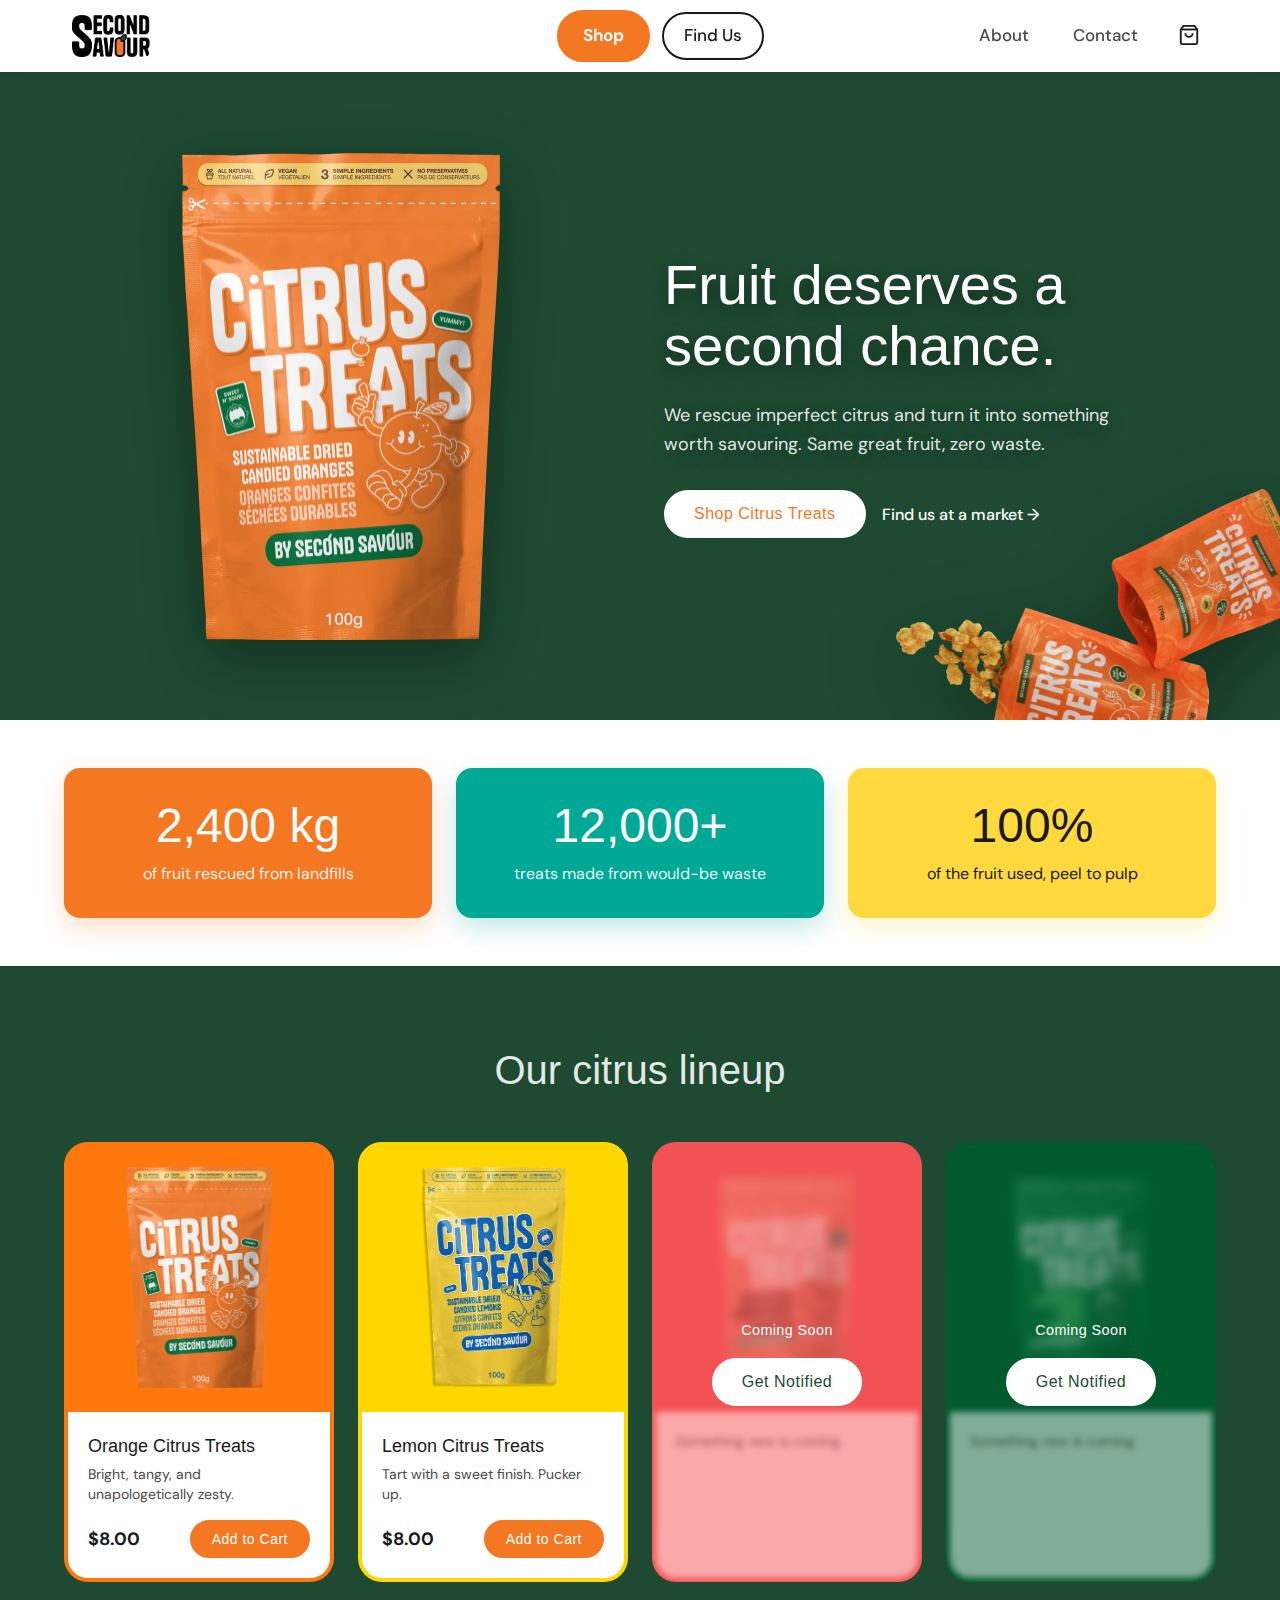
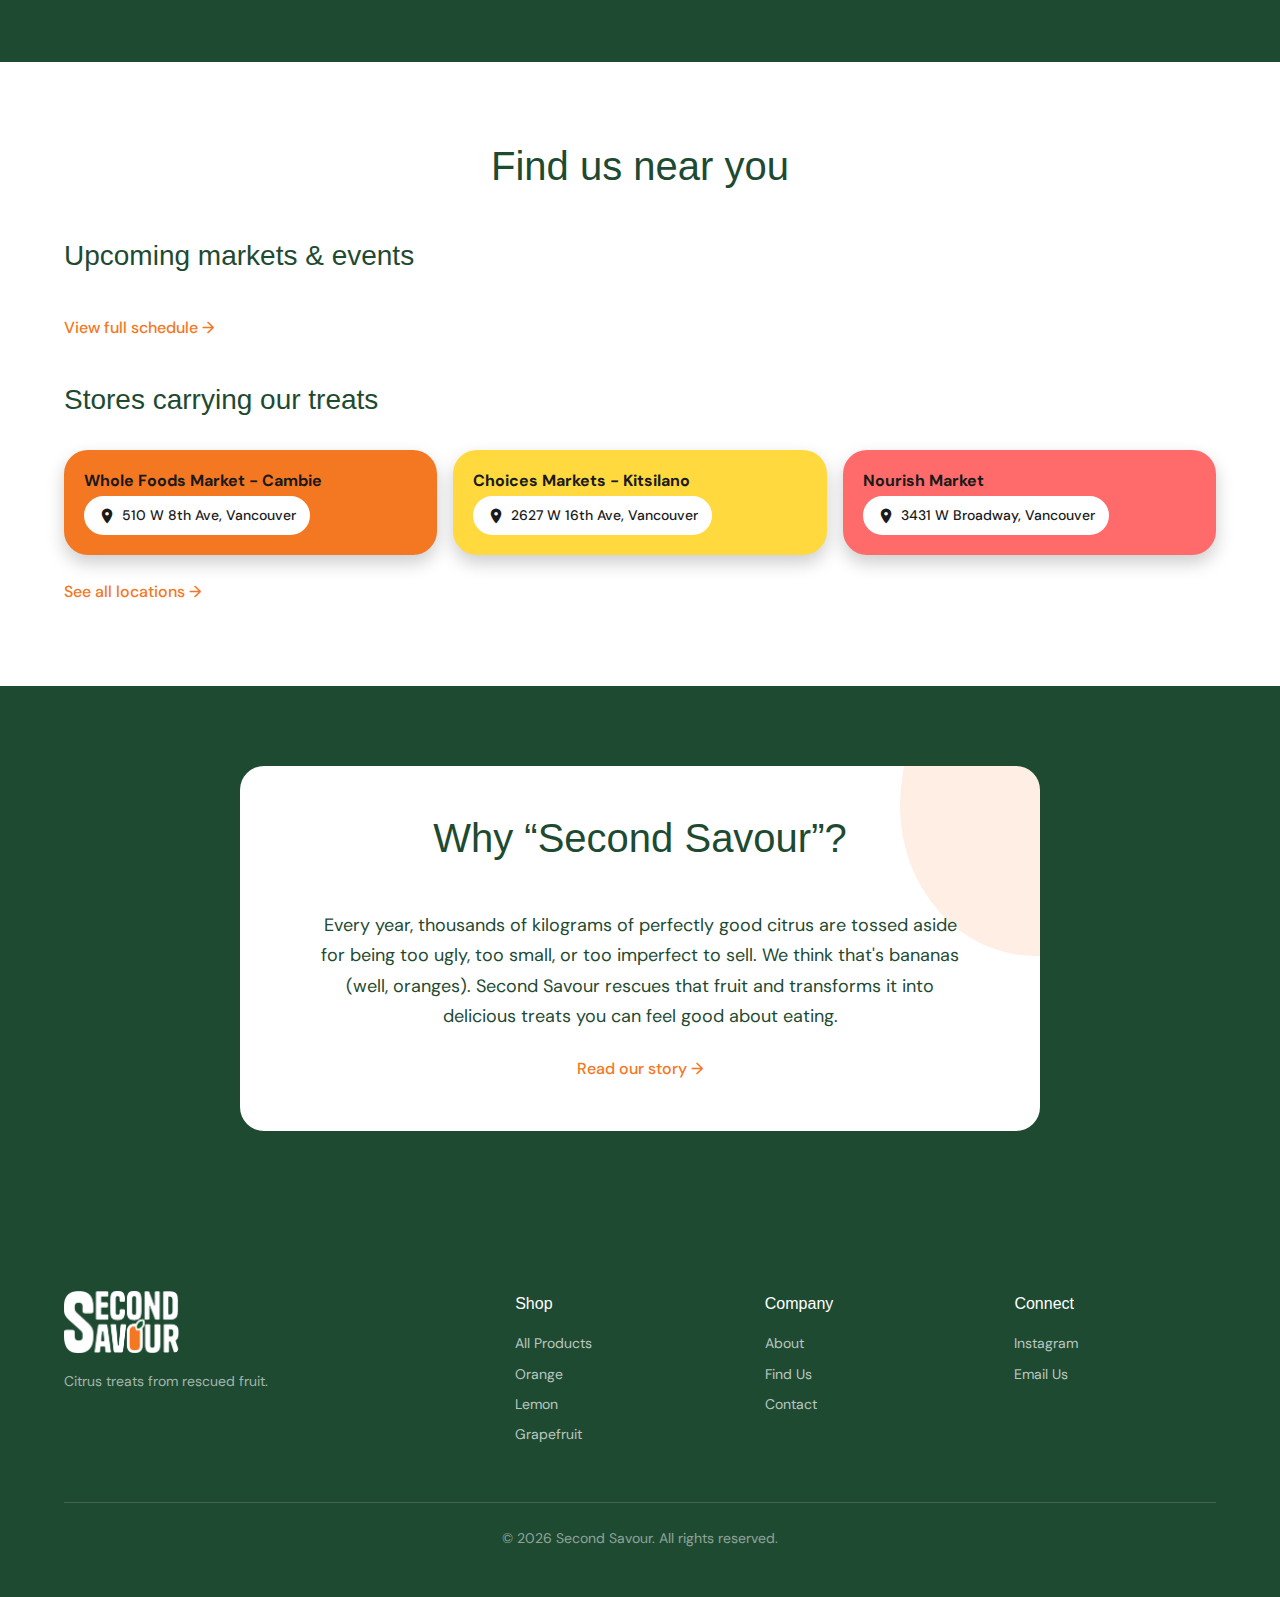
<file: second-savour/index.html>
<!DOCTYPE html>
<html lang="en">
<head>
  <meta charset="UTF-8">
  <meta name="viewport" content="width=device-width, initial-scale=1.0">
  <title>Second Savour — Citrus Treats from Rescued Fruit</title>
  <meta name="description" content="We rescue imperfect citrus and turn it into something worth savouring. Same great fruit, zero waste.">
  <link rel="icon" type="image/webp" href="images/favicon.webp">
  <link rel="stylesheet" href="https://api.fontshare.com/v2/css?f[]=tanker@400&display=swap">
  <link rel="stylesheet" href="https://fonts.googleapis.com/css2?family=DM+Sans:wght@400;500;700&display=swap">
  <link rel="stylesheet" href="https://fonts.googleapis.com/icon?family=Material+Icons">
  <link rel="stylesheet" href="css/styles.css">
</head>
<body>

  <!-- ============ HEADER ============ -->
  <header class="header">
    <div class="container header__inner">
      <a href="index.html" class="header__logo"><img src="images/logo_black.webp" alt="Second Savour" class="header__logo-img"></a>
      <nav class="header__nav">
        <div class="header__nav-center">
          <a href="shop.html" class="header__nav-link header__nav-link--shop">Shop</a>
          <a href="find-us.html" class="header__nav-link header__nav-link--find-us">Find Us</a>
        </div>
        <div class="header__nav-right">
          <a href="about.html" class="header__nav-link">About</a>
          <a href="contact.html" class="header__nav-link">Contact</a>
        </div>
      </nav>
      <div class="header__actions">
        <button class="header__cart-btn" aria-label="Open cart">
          <svg width="22" height="22" viewBox="0 0 24 24" fill="none" stroke="currentColor" stroke-width="2"><path d="M6 2L3 6v14a2 2 0 002 2h14a2 2 0 002-2V6l-3-4z"/><line x1="3" y1="6" x2="21" y2="6"/><path d="M16 10a4 4 0 01-8 0"/></svg>
          <span class="header__cart-badge" data-count="0"></span>
        </button>
        <button class="header__mobile-toggle" aria-label="Open menu">
          <svg width="24" height="24" viewBox="0 0 24 24" fill="none" stroke="currentColor" stroke-width="2"><line x1="3" y1="6" x2="21" y2="6"/><line x1="3" y1="12" x2="21" y2="12"/><line x1="3" y1="18" x2="21" y2="18"/></svg>
        </button>
      </div>
    </div>
  </header>

  <!-- ============ MOBILE MENU ============ -->
  <div class="mobile-menu">
    <div class="mobile-menu__header">
      <a href="index.html" class="header__logo"><img src="images/logo_black.webp" alt="Second Savour" class="header__logo-img"></a>
      <button class="mobile-menu__close" aria-label="Close menu">
        <svg width="24" height="24" viewBox="0 0 24 24" fill="none" stroke="currentColor" stroke-width="2"><line x1="18" y1="6" x2="6" y2="18"/><line x1="6" y1="6" x2="18" y2="18"/></svg>
      </button>
    </div>
    <nav class="mobile-menu__nav">
      <a href="shop.html" class="mobile-menu__link">Shop</a>
      <a href="find-us.html" class="mobile-menu__link">Find Us</a>
      <a href="about.html" class="mobile-menu__link">About</a>
      <a href="contact.html" class="mobile-menu__link">Contact</a>
    </nav>
  </div>

  <!-- ============ CART DRAWER ============ -->
  <div class="cart-overlay">
    <div class="cart-overlay__backdrop"></div>
    <div class="cart-drawer">
      <div class="cart-drawer__header">
        <span class="cart-drawer__title">Your Cart</span>
        <button class="cart-drawer__close" aria-label="Close cart">
          <svg width="20" height="20" viewBox="0 0 24 24" fill="none" stroke="currentColor" stroke-width="2"><line x1="18" y1="6" x2="6" y2="18"/><line x1="6" y1="6" x2="18" y2="18"/></svg>
        </button>
      </div>
      <div class="cart-drawer__body">
        <!-- Cart items rendered by JS -->
      </div>
      <div class="cart-drawer__footer" style="display:none">
        <div class="cart-drawer__subtotal">
          <span class="cart-drawer__subtotal-label">Subtotal</span>
          <span class="cart-drawer__subtotal-value">$0.00</span>
        </div>
        <p class="cart-drawer__shipping">Shipping calculated at checkout</p>
        <button class="btn btn--primary btn--full">Checkout</button>
        <a href="#" class="cart-drawer__continue">Continue Shopping</a>
      </div>
    </div>
  </div>

  <!-- ============ MAIN CONTENT ============ -->
  <main>

    <!-- HERO -->
    <section class="hero first-section--deep">
      <div class="container hero__grid">
        <div class="hero__text">
          <h1 class="hero__title">Fruit deserves a second chance.</h1>
          <p class="hero__subtitle">We rescue imperfect citrus and turn it into something worth savouring. Same great fruit, zero waste.</p>
          <div class="hero__actions">
            <a href="shop.html" class="btn btn--primary">Shop Citrus Treats</a>
            <a href="find-us.html" class="hero__link">Find us at a market &rarr;</a>
          </div>
        </div>
        <div class="hero__image">
          <div class="hero__image-placeholder"><img src="images/hero_orange.webp" alt="Orange citrus treats"></div>
        </div>
      </div>
    </section>

    <!-- IMPACT METRICS -->
    <section class="impact second-section--white">
      <div class="container impact__grid">
        <div class="impact__stat impact__stat--card">
          <div class="impact__number">2,400 kg</div>
          <div class="impact__label">of fruit rescued from landfills</div>
        </div>
        <div class="impact__stat impact__stat--card">
          <div class="impact__number">12,000+</div>
          <div class="impact__label">treats made from would-be waste</div>
        </div>
        <div class="impact__stat impact__stat--card">
          <div class="impact__number">100%</div>
          <div class="impact__label">of the fruit used, peel to pulp</div>
        </div>
      </div>
    </section>

    <!-- PRODUCT PREVIEW -->
    <section class="section">
      <div class="container">
        <h2 class="section__title text-center">Our citrus lineup</h2>
        <div class="product-grid">

          <!-- Orange -->
          <div class="product-card" style="background-color: var(--bg-orange);">
            <a href="product-orange.html" class="product-card__image" style="background-color: var(--bg-orange);">
              <img src="images/hero_orange.webp" alt="Orange Citrus Treats">
            </a>
            <div class="product-card__info">
              <a href="product-orange.html" class="product-card__name">Orange Citrus Treats</a>
              <p class="product-card__desc">Bright, tangy, and unapologetically zesty.</p>
              <div class="product-card__bottom">
                <span class="product-card__price">$8.00</span>
                <button class="btn btn--primary btn--small js-add-to-cart" data-product-id="orange" data-product-name="Orange Citrus Treats" data-product-price="8.00" data-product-bg="#FFFFFF">Add to Cart</button>
              </div>
            </div>
          </div>

          <!-- Lemon -->
          <div class="product-card" style="background-color: var(--bg-lemon);">
            <a href="product-lemon.html" class="product-card__image" style="background-color: var(--bg-lemon);">
              <img src="images/hero_yellow.webp" alt="Lemon Citrus Treats">
            </a>
            <div class="product-card__info">
              <a href="product-lemon.html" class="product-card__name">Lemon Citrus Treats</a>
              <p class="product-card__desc">Tart with a sweet finish. Pucker up.</p>
              <div class="product-card__bottom">
                <span class="product-card__price">$8.00</span>
                <button class="btn btn--primary btn--small js-add-to-cart" data-product-id="lemon" data-product-name="Lemon Citrus Treats" data-product-price="8.00" data-product-bg="#FFFFFF">Add to Cart</button>
              </div>
            </div>
          </div>

          <!-- Grapefruit (Coming Soon) -->
          <div class="product-card product-card--coming-soon" style="background-color: var(--bg-grapefruit);">
            <div class="product-card__image" style="background-color: var(--bg-grapefruit);">
              <img src="images/hero_red_hidden.webp" alt="Coming soon">
            </div>
            <div class="product-card__info">
              <p class="product-card__desc">Something new is coming.</p>
            </div>
            <div class="product-card__overlay">
              <span class="product-card__badge">Coming Soon</span>
              <button class="btn btn--coming-soon">Get Notified</button>
            </div>
          </div>

          <!-- Lime (Coming Soon) -->
          <div class="product-card product-card--coming-soon" style="background-color: var(--bg-lime);">
            <div class="product-card__image" style="background-color: var(--bg-lime);">
              <img src="images/hero_green_hidden.webp" alt="Coming soon">
            </div>
            <div class="product-card__info">
              <p class="product-card__desc">Something new is coming.</p>
            </div>
            <div class="product-card__overlay">
              <span class="product-card__badge">Coming Soon</span>
              <button class="btn btn--coming-soon">Get Notified</button>
            </div>
          </div>

        </div>
      </div>
    </section>

    <!-- FIND US PREVIEW -->
    <section class="section section--cream-bg section--find-us-home">
      <div class="container">
        <h2 class="section__title text-center">Find us near you</h2>
        <h3 style="margin-bottom: 16px;">Upcoming markets &amp; events</h3>
        <div id="home-calendar" class="calendar calendar--home">
          <!-- Calendar rendered by JS -->
        </div>
        <a href="find-us.html" class="section__link">View full schedule &rarr;</a>

        <h3 style="margin: 40px 0 16px;">Stores carrying our treats</h3>
        <div class="home-stores-grid">
          <div class="store-card">
            <h4>Whole Foods Market - Cambie</h4>
            <p class="store-card__address"><a href="https://www.google.com/maps/search/510+W+8th+Ave+Vancouver" target="_blank" rel="noopener noreferrer"><span class="material-icons">location_on</span> 510 W 8th Ave, Vancouver</a></p>
          </div>
          <div class="store-card">
            <h4>Choices Markets - Kitsilano</h4>
            <p class="store-card__address"><a href="https://www.google.com/maps/search/2627+W+16th+Ave+Vancouver" target="_blank" rel="noopener noreferrer"><span class="material-icons">location_on</span> 2627 W 16th Ave, Vancouver</a></p>
          </div>
          <div class="store-card">
            <h4>Nourish Market</h4>
            <p class="store-card__address"><a href="https://www.google.com/maps/search/3431+W+Broadway+Vancouver" target="_blank" rel="noopener noreferrer"><span class="material-icons">location_on</span> 3431 W Broadway, Vancouver</a></p>
          </div>
        </div>
        <a href="find-us.html" class="section__link">See all locations &rarr;</a>
      </div>
    </section>

    <!-- MISSION TEASER -->
    <section class="section">
      <div class="container">
        <div class="mission-card text-center">
          <h2 class="section__title">Why &ldquo;Second Savour&rdquo;?</h2>
          <p class="section__text">Every year, thousands of kilograms of perfectly good citrus are tossed aside for being too ugly, too small, or too imperfect to sell. We think that's bananas (well, oranges). Second Savour rescues that fruit and transforms it into delicious treats you can feel good about eating.</p>
          <a href="about.html" class="section__link">Read our story &rarr;</a>
        </div>
      </div>
    </section>

  </main>

  <!-- ============ FOOTER ============ -->
  <footer class="footer">
    <div class="container">
      <div class="footer__grid">
        <div>
          <div class="footer__logo"><img src="images/logo_white.webp" alt="Second Savour" class="footer__logo-img"></div>
          <p class="footer__tagline">Citrus treats from rescued fruit.</p>
        </div>
        <div>
          <div class="footer__heading">Shop</div>
          <a href="shop.html" class="footer__link">All Products</a>
          <a href="product-orange.html" class="footer__link">Orange</a>
          <a href="product-lemon.html" class="footer__link">Lemon</a>
          <a href="product-grapefruit.html" class="footer__link">Grapefruit</a>
        </div>
        <div>
          <div class="footer__heading">Company</div>
          <a href="about.html" class="footer__link">About</a>
          <a href="find-us.html" class="footer__link">Find Us</a>
          <a href="contact.html" class="footer__link">Contact</a>
        </div>
        <div>
          <div class="footer__heading">Connect</div>
          <a href="#" class="footer__link">Instagram</a>
          <a href="mailto:hello@secondsavour.ca" class="footer__link">Email Us</a>
        </div>
      </div>
      <div class="footer__bottom">&copy; 2026 Second Savour. All rights reserved.</div>
    </div>
  </footer>

  <script src="https://code.jquery.com/jquery-3.7.1.min.js"></script>
  <script src="js/main.js"></script>
</body>
</html>
</file>
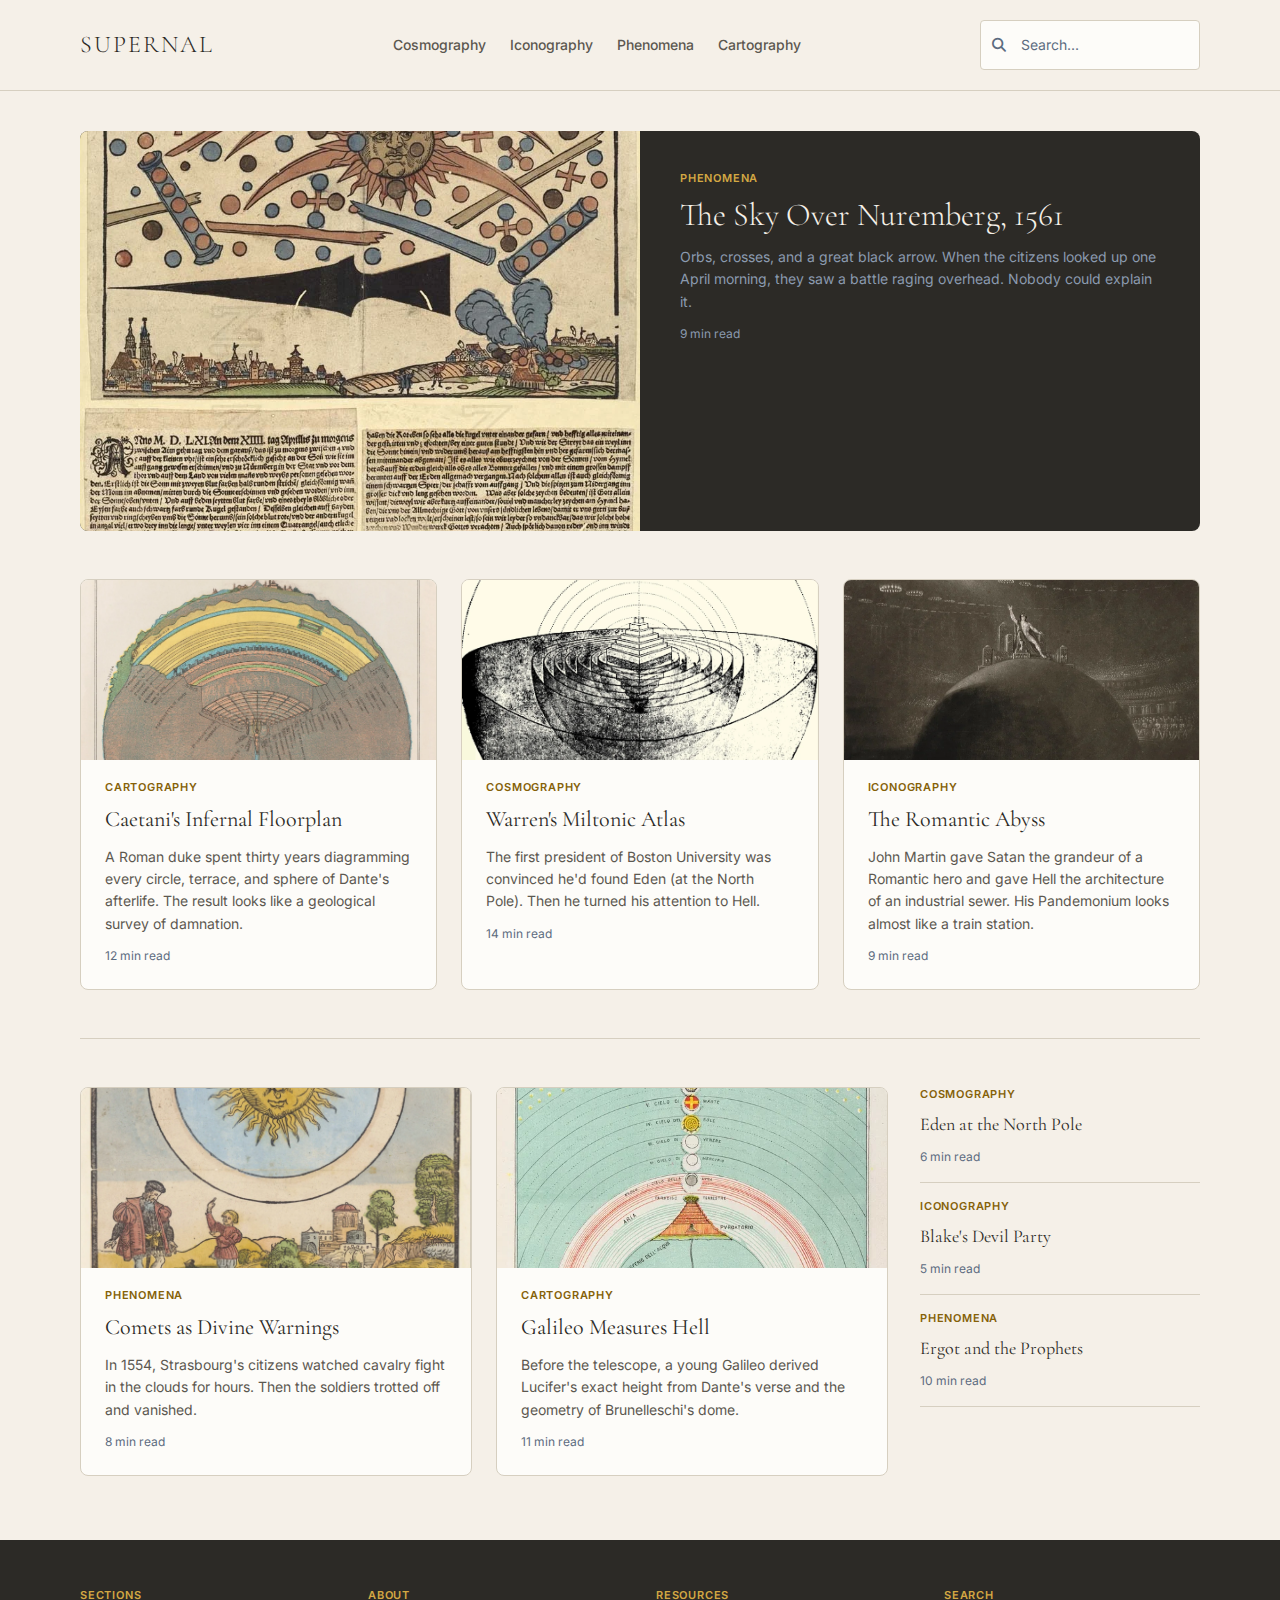
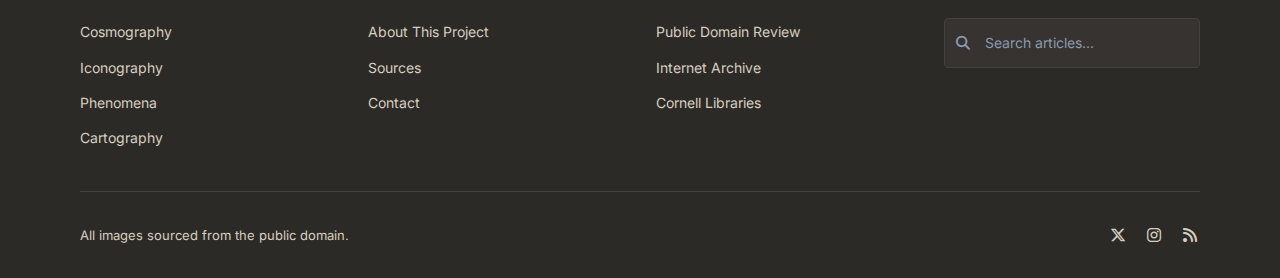
<file: supernal/index.html>
<!DOCTYPE html>
<html lang="en">
<head>
  <meta charset="UTF-8">
  <meta name="viewport" content="width=device-width, initial-scale=1.0">
  <meta name="description" content="Mapping the unmappable: cosmography, sacred cartography, and the art of reading the sky.">
  <title>Supernal | Cosmography &amp; Sacred Cartography</title>
  <link href="https://fonts.googleapis.com/css2?family=Cormorant+Garamond:ital,wght@0,300;0,400;0,500;1,400&family=Inter:wght@400;500;600&display=swap" rel="stylesheet">
  <link rel="stylesheet" href="https://cdnjs.cloudflare.com/ajax/libs/font-awesome/6.5.1/css/all.min.css">
  <link rel="stylesheet" href="style.css">
</head>
<body>
  <a class="skip-link" href="#main">Skip to content</a>

  <header>
    <div class="container header-inner">
      <h1 class="logo"><a href="index.html">Supernal</a></h1>
      <button class="nav-toggle" aria-expanded="false" aria-controls="nav-menu" aria-label="Menu">
        <i class="fa-solid fa-bars" aria-hidden="true"></i>
      </button>
      <nav id="nav-menu" aria-label="Main navigation">
        <ul class="nav-links">
          <li><a href="story.html">Cosmography</a></li>
          <li><a href="romantic-abyss.html">Iconography</a></li>
          <li><a href="nuremberg.html">Phenomena</a></li>
          <li><a href="caetani.html">Cartography</a></li>
        </ul>
      </nav>
      <form class="search-form header-search" role="search">
        <label for="search" class="sr-only">Search articles</label>
        <i class="fa-solid fa-magnifying-glass search-icon" aria-hidden="true"></i>
        <input type="search" id="search" placeholder="Search...">
      </form>
    </div>
  </header>

  <main id="main">
    <div class="container">

      <section class="hero" aria-label="Featured article">
        <article class="card card--featured">
          <img class="card-image" src="img/nuremberg-1561.webp" alt="Woodcut broadsheet depicting celestial phenomena over Nuremberg in 1561, showing spheres, crosses, and cylindrical objects in the sky above the city">
          <div class="card-content">
            <span class="card-category">Phenomena</span>
            <h2 class="card-heading"><a href="nuremberg.html">The Sky Over Nuremberg, 1561</a></h2>
            <p class="card-excerpt">Orbs, crosses, and a great black arrow. When the citizens looked up one April morning, they saw a battle raging overhead. Nobody could explain it.</p>
            <p class="card-meta">9 min read</p>
          </div>
        </article>
      </section>

      <section class="latest" aria-label="Featured essays">
        <div class="card-grid">
          <article class="card">
            <img class="card-image" src="img/caetani-inferno.webp" alt="Hand-coloured lithograph cross-section of Dante's Inferno by Michelangelo Caetani, 1855, showing concentric circles descending to Lucifer" loading="lazy">
            <div class="card-content">
              <span class="card-category">Cartography</span>
              <h3 class="card-heading"><a href="caetani.html">Caetani's Infernal Floorplan</a></h3>
              <p class="card-excerpt">A Roman duke spent thirty years diagramming every circle, terrace, and sphere of Dante's afterlife. The result looks like a geological survey of damnation.</p>
              <p class="card-meta">12 min read</p>
            </div>
          </article>
          <article class="card">
            <img class="card-image" src="img/warren-diagram.webp" alt="Diagram of Milton's universe from William Fairfield Warren's 1915 study, showing nested celestial spheres" loading="lazy">
            <div class="card-content">
              <span class="card-category">Cosmography</span>
              <h3 class="card-heading"><a href="story.html">Warren's Miltonic Atlas</a></h3>
              <p class="card-excerpt">The first president of Boston University was convinced he'd found Eden (at the North Pole). Then he turned his attention to Hell.</p>
              <p class="card-meta">14 min read</p>
            </div>
          </article>
          <article class="card">
            <img class="card-image" src="img/martin-satan.webp" alt="John Martin's 1827 mezzotint of Satan presiding over the Pandemonium council in Paradise Lost" loading="lazy">
            <div class="card-content">
              <span class="card-category">Iconography</span>
              <h3 class="card-heading"><a href="romantic-abyss.html">The Romantic Abyss</a></h3>
              <p class="card-excerpt">John Martin gave Satan the grandeur of a Romantic hero and gave Hell the architecture of an industrial sewer. His Pandemonium looks almost like a train station.</p>
              <p class="card-meta">9 min read</p>
            </div>
          </article>
        </div>
      </section>

      <hr class="divider">

      <section class="archive" aria-label="More essays">
        <div class="archive-layout">
          <div class="archive-cards">
            <article class="card">
              <img class="card-image" src="img/celestial-halos.webp" alt="Woodcut of celestial phenomena observed over Nuremberg circa 1580, with halos and light pillars radiating from the sun" loading="lazy">
              <div class="card-content">
                <span class="card-category">Phenomena</span>
                <h3 class="card-heading"><a href="comets.html">Comets as Divine Warnings</a></h3>
                <p class="card-excerpt">In 1554, Strasbourg's citizens watched cavalry fight in the clouds for hours. Then the soldiers trotted off and vanished.</p>
                <p class="card-meta">8 min read</p>
              </div>
            </article>
            <article class="card">
              <img class="card-image" src="img/caetani-universal.webp" alt="Chromolithograph overview of Dante's cosmography by Caetani, 1872, from Inferno through Purgatory to the heavenly spheres" loading="lazy">
              <div class="card-content">
                <span class="card-category">Cartography</span>
                <h3 class="card-heading"><a href="galileo.html">Galileo Measures Hell</a></h3>
                <p class="card-excerpt">Before the telescope, a young Galileo derived Lucifer's exact height from Dante's verse and the geometry of Brunelleschi's dome.</p>
                <p class="card-meta">11 min read</p>
              </div>
            </article>
          </div>
          <aside class="sidebar">
            <section class="sidebar-section">

              <article class="card card--compact">
                <div class="card-content">
                  <span class="card-category">Cosmography</span>
                  <h4 class="card-heading"><a href="eden.html">Eden at the North Pole</a></h4>
                  <p class="card-meta">6 min read</p>
                </div>
              </article>
              <article class="card card--compact">
                <div class="card-content">
                  <span class="card-category">Iconography</span>
                  <h4 class="card-heading"><a href="blake.html">Blake's Devil Party</a></h4>
                  <p class="card-meta">5 min read</p>
                </div>
              </article>
              <article class="card card--compact">
                <div class="card-content">
                  <span class="card-category">Phenomena</span>
                  <h4 class="card-heading"><a href="ergot.html">Ergot and the Prophets</a></h4>
                  <p class="card-meta">10 min read</p>
                </div>
              </article>
            </section>
          </aside>
        </div>
      </section>

    </div>
  </main>

  <footer>
    <div class="container footer-inner">
      <div class="footer-grid">
        <div class="footer-column">
          <h3>Sections</h3>
          <ul>
            <li><a href="story.html">Cosmography</a></li>
            <li><a href="romantic-abyss.html">Iconography</a></li>
            <li><a href="nuremberg.html">Phenomena</a></li>
            <li><a href="caetani.html">Cartography</a></li>
          </ul>
        </div>
        <div class="footer-column">
          <h3>About</h3>
          <ul>
            <li><a href="about.html">About This Project</a></li>
            <li><a href="about.html">Sources</a></li>
            <li><a href="contact.html">Contact</a></li>
          </ul>
        </div>
        <div class="footer-column">
          <h3>Resources</h3>
          <ul>
            <li><a href="https://publicdomainreview.org/" target="_blank" rel="noopener">Public Domain Review</a></li>
            <li><a href="https://archive.org/" target="_blank" rel="noopener">Internet Archive</a></li>
            <li><a href="https://digital.library.cornell.edu/" target="_blank" rel="noopener">Cornell Libraries</a></li>
          </ul>
        </div>
        <div class="footer-column">
          <h3>Search</h3>
          <form class="search-form footer-search" role="search">
            <label for="footer-search" class="sr-only">Search articles</label>
            <i class="fa-solid fa-magnifying-glass search-icon" aria-hidden="true"></i>
            <input type="search" id="footer-search" placeholder="Search articles...">
          </form>
        </div>
      </div>
      <div class="footer-bottom">
        <p class="footer-copyright">All images sourced from the public domain.</p>
        <nav class="social-links" aria-label="Social media">
          <a href="404.html" aria-label="Twitter / X"><i class="fa-brands fa-x-twitter" aria-hidden="true"></i></a>
          <a href="404.html" aria-label="Instagram"><i class="fa-brands fa-instagram" aria-hidden="true"></i></a>
          <a href="404.html" aria-label="RSS feed"><i class="fa-solid fa-rss" aria-hidden="true"></i></a>
        </nav>
      </div>
    </div>
  </footer>

  <script>
    var toggle = document.querySelector('.nav-toggle');
    var nav = document.querySelector('#nav-menu');
    toggle.addEventListener('click', function () {
      var expanded = toggle.getAttribute('aria-expanded') === 'true';
      toggle.setAttribute('aria-expanded', !expanded);
      nav.classList.toggle('is-open');
    });
  </script>
</body>
</html>
</file>
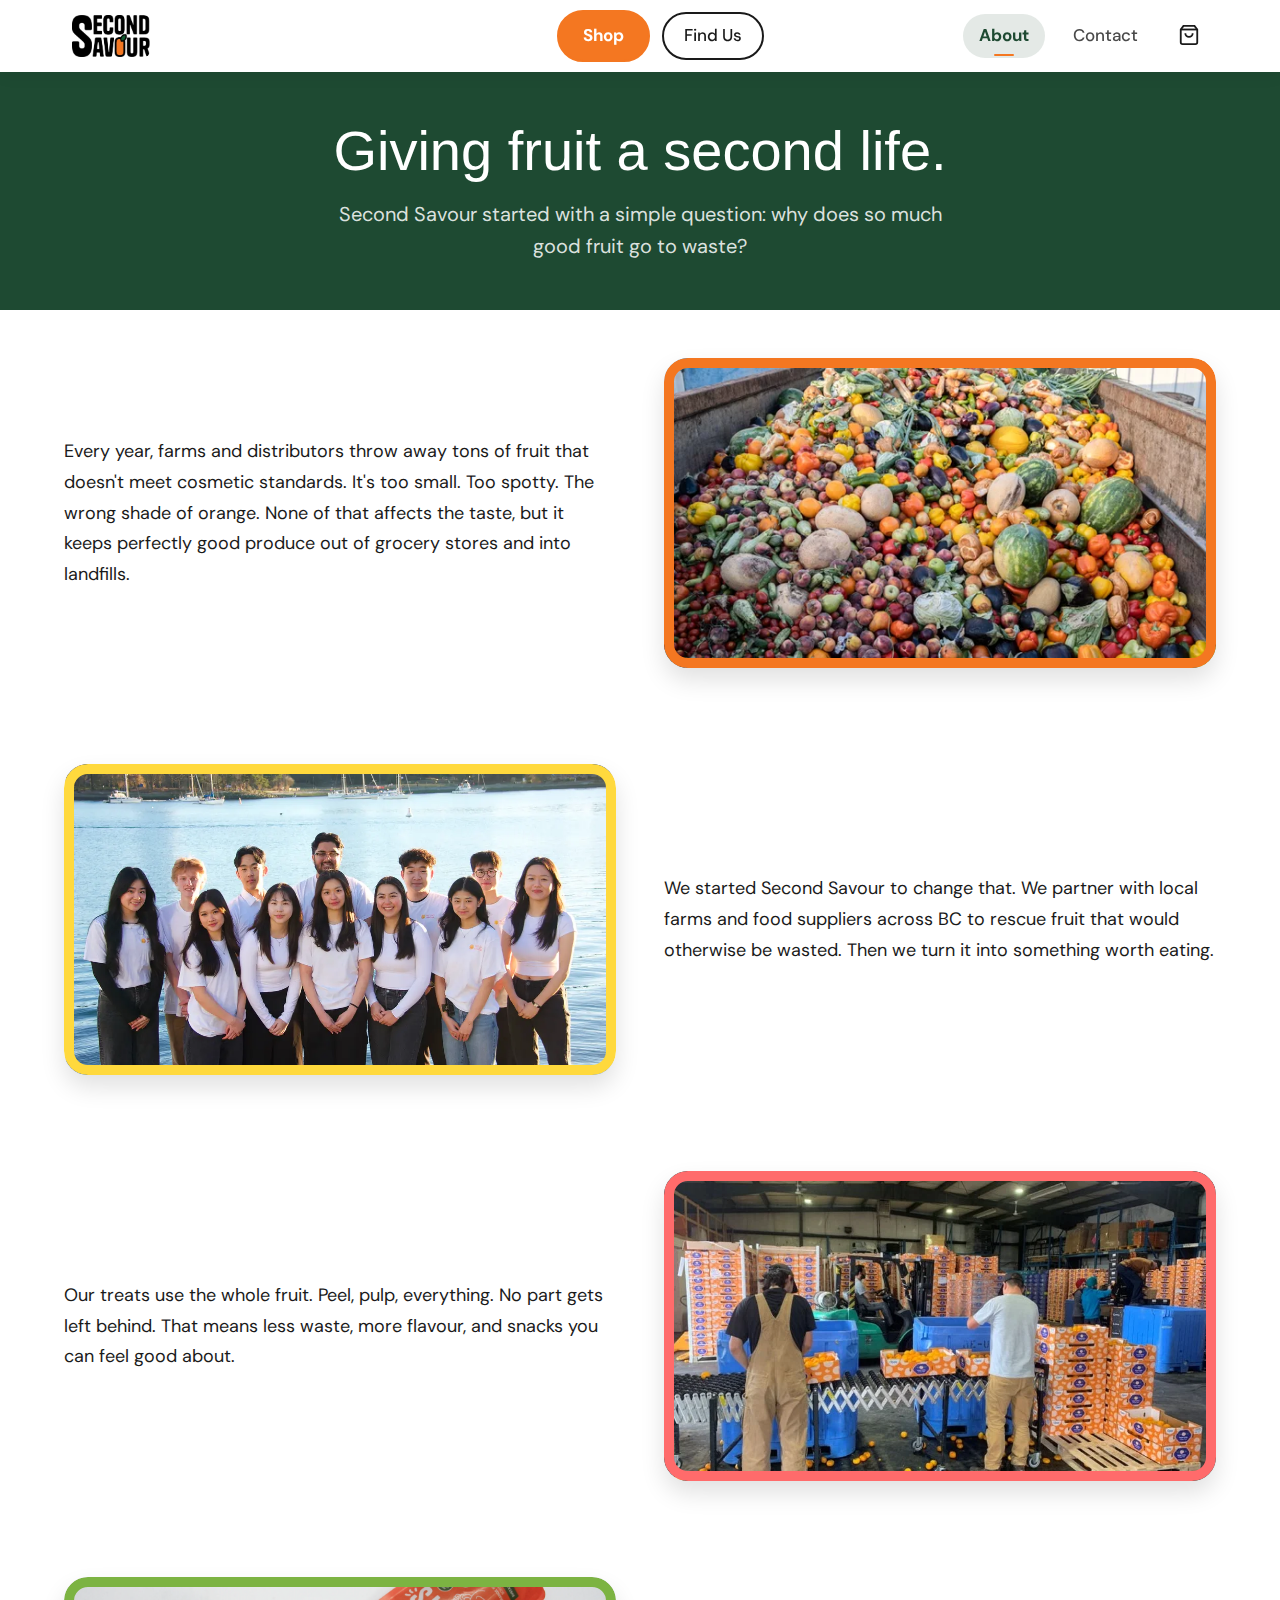
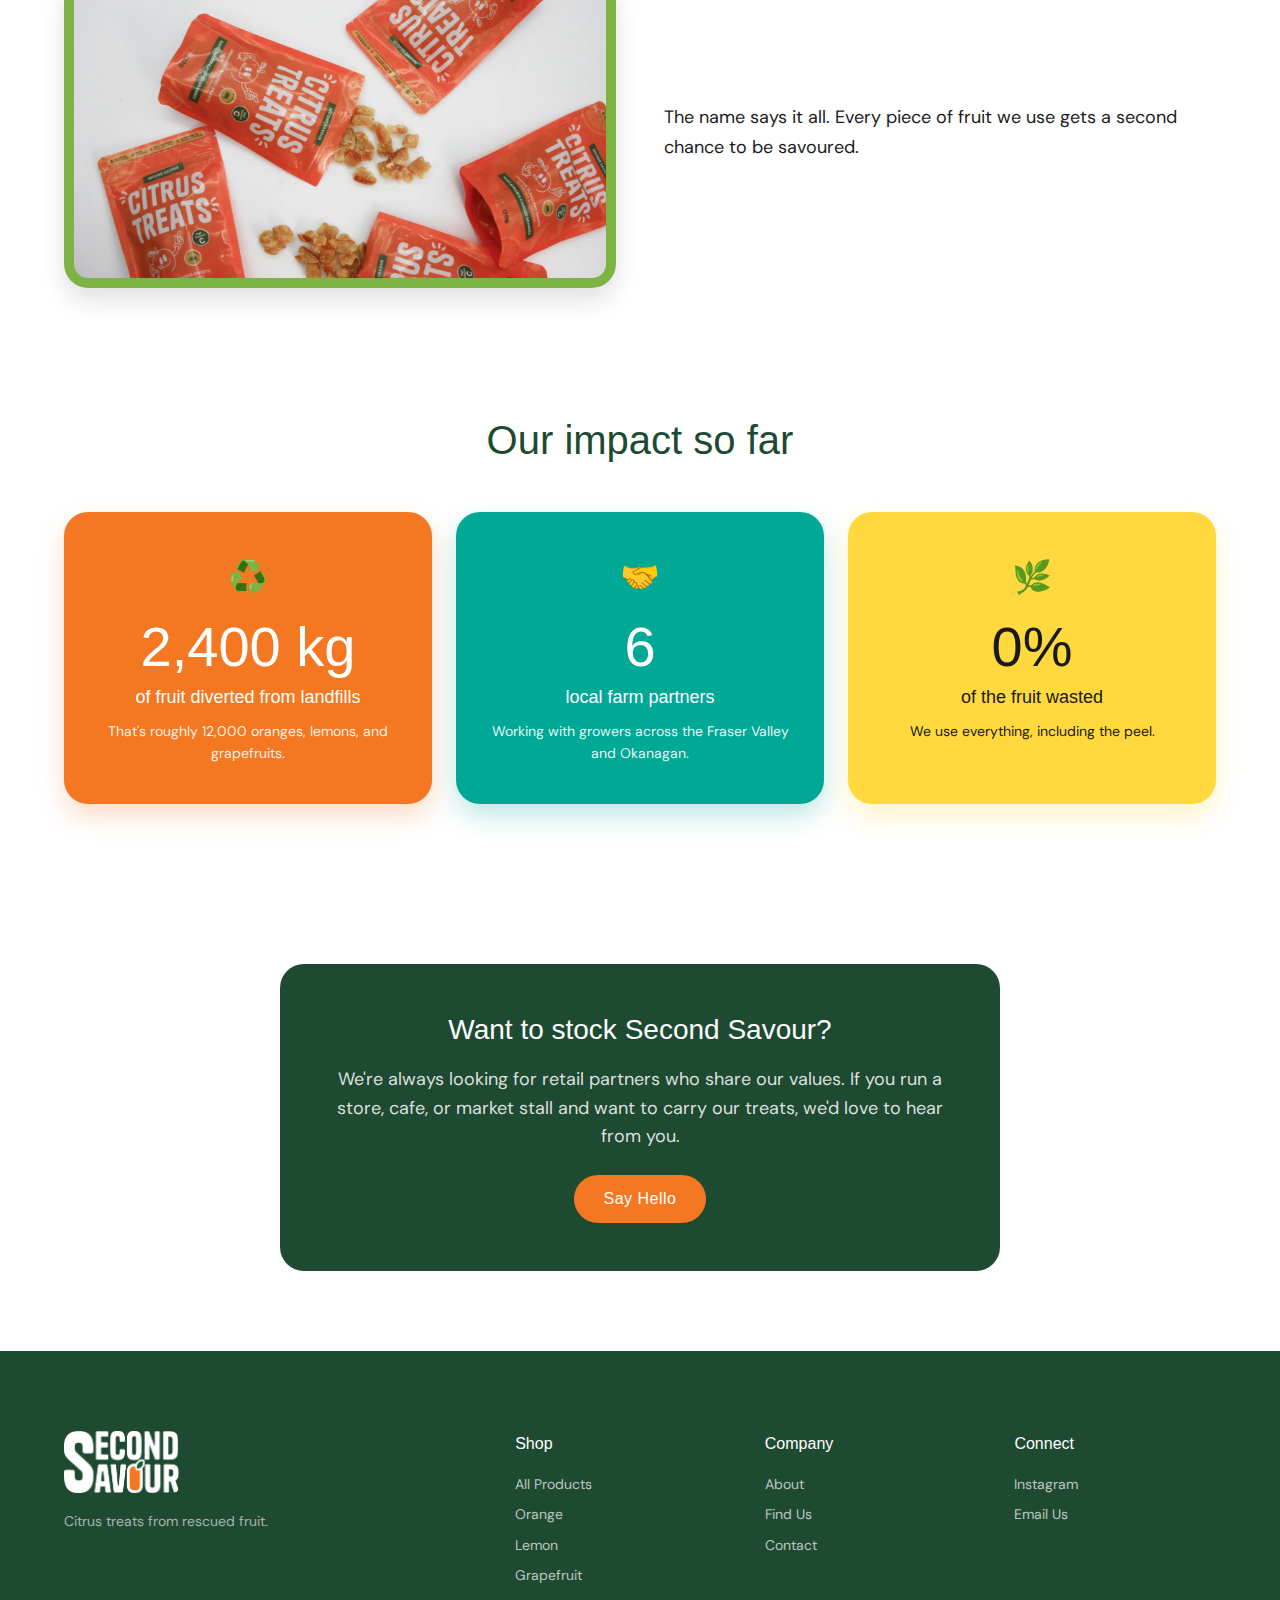
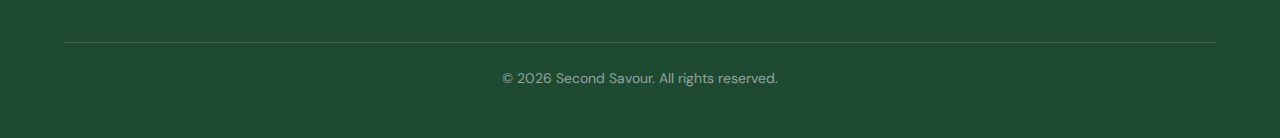
<file: second-savour/about.html>
<!doctype html>
<html lang="en">
  <head>
    <meta charset="UTF-8" />
    <meta name="viewport" content="width=device-width, initial-scale=1.0" />
    <title>About — Second Savour</title>
    <meta
      name="description"
      content="We rescue imperfect citrus and turn it into something worth savouring. Same great fruit, zero waste."
    />
    <link rel="icon" type="image/webp" href="images/favicon.webp" />
    <link
      rel="stylesheet"
      href="https://api.fontshare.com/v2/css?f[]=tanker@400&display=swap"
    />
    <link
      rel="stylesheet"
      href="https://fonts.googleapis.com/css2?family=DM+Sans:wght@400;500;700&display=swap"
    />
    <link
      rel="stylesheet"
      href="https://fonts.googleapis.com/icon?family=Material+Icons"
    />
    <link rel="stylesheet" href="css/styles.css" />
  </head>
  <body class="page-about">
    <!-- ============ HEADER ============ -->
    <header class="header">
      <div class="container header__inner">
        <a href="index.html" class="header__logo"
          ><img
            src="images/logo_black.webp"
            alt="Second Savour"
            class="header__logo-img"
        /></a>
        <nav class="header__nav">
          <div class="header__nav-center">
            <a href="shop.html" class="header__nav-link header__nav-link--shop"
              >Shop</a
            >
            <a
              href="find-us.html"
              class="header__nav-link header__nav-link--find-us"
              >Find Us</a
            >
          </div>
          <div class="header__nav-right">
            <a
              href="about.html"
              class="header__nav-link header__nav-link--active"
              >About</a
            >
            <a href="contact.html" class="header__nav-link">Contact</a>
          </div>
        </nav>
        <div class="header__actions">
          <button class="header__cart-btn" aria-label="Open cart">
            <svg
              width="22"
              height="22"
              viewBox="0 0 24 24"
              fill="none"
              stroke="currentColor"
              stroke-width="2"
            >
              <path d="M6 2L3 6v14a2 2 0 002 2h14a2 2 0 002-2V6l-3-4z" />
              <line x1="3" y1="6" x2="21" y2="6" />
              <path d="M16 10a4 4 0 01-8 0" />
            </svg>
            <span class="header__cart-badge" data-count="0"></span>
          </button>
          <button class="header__mobile-toggle" aria-label="Open menu">
            <svg
              width="24"
              height="24"
              viewBox="0 0 24 24"
              fill="none"
              stroke="currentColor"
              stroke-width="2"
            >
              <line x1="3" y1="6" x2="21" y2="6" />
              <line x1="3" y1="12" x2="21" y2="12" />
              <line x1="3" y1="18" x2="21" y2="18" />
            </svg>
          </button>
        </div>
      </div>
    </header>

    <!-- ============ MOBILE MENU ============ -->
    <div class="mobile-menu">
      <div class="mobile-menu__header">
        <a href="index.html" class="header__logo"
          ><img
            src="images/logo_black.webp"
            alt="Second Savour"
            class="header__logo-img"
        /></a>
        <button class="mobile-menu__close" aria-label="Close menu">
          <svg
            width="24"
            height="24"
            viewBox="0 0 24 24"
            fill="none"
            stroke="currentColor"
            stroke-width="2"
          >
            <line x1="18" y1="6" x2="6" y2="18" />
            <line x1="6" y1="6" x2="18" y2="18" />
          </svg>
        </button>
      </div>
      <nav class="mobile-menu__nav">
        <a href="shop.html" class="mobile-menu__link">Shop</a>
        <a href="find-us.html" class="mobile-menu__link">Find Us</a>
        <a href="about.html" class="mobile-menu__link mobile-menu__link--active"
          >About</a
        >
        <a href="contact.html" class="mobile-menu__link">Contact</a>
      </nav>
    </div>

    <!-- ============ CART DRAWER ============ -->
    <div class="cart-overlay">
      <div class="cart-overlay__backdrop"></div>
      <div class="cart-drawer">
        <div class="cart-drawer__header">
          <span class="cart-drawer__title">Your Cart</span>
          <button class="cart-drawer__close" aria-label="Close cart">
            <svg
              width="20"
              height="20"
              viewBox="0 0 24 24"
              fill="none"
              stroke="currentColor"
              stroke-width="2"
            >
              <line x1="18" y1="6" x2="6" y2="18" />
              <line x1="6" y1="6" x2="18" y2="18" />
            </svg>
          </button>
        </div>
        <div class="cart-drawer__body">
          <!-- Cart items rendered by JS -->
        </div>
        <div class="cart-drawer__footer" style="display: none">
          <div class="cart-drawer__subtotal">
            <span class="cart-drawer__subtotal-label">Subtotal</span>
            <span class="cart-drawer__subtotal-value">$0.00</span>
          </div>
          <p class="cart-drawer__shipping">Shipping calculated at checkout</p>
          <button class="btn btn--primary btn--full">Checkout</button>
          <a href="#" class="cart-drawer__continue">Continue Shopping</a>
        </div>
      </div>
    </div>

    <!-- ============ MAIN CONTENT ============ -->
    <main>
      <!-- Hero -->
      <div class="page-header first-section--deep">
        <div class="container">
          <h1>Giving fruit a second life.</h1>
          <p style="font-size: 1.25rem; max-width: 640px; margin: 16px auto 0">
            Second Savour started with a simple question: why does so much good
            fruit go to waste?
          </p>
        </div>
      </div>

      <!-- Story -->
      <section class="about-split about-split--white second-section--white">
        <div class="container">
          <div class="about-split__grid">
            <div class="about-split__text">
              <p>
                Every year, farms and distributors throw away tons of fruit that
                doesn't meet cosmetic standards. It's too small. Too spotty. The
                wrong shade of orange. None of that affects the taste, but it
                keeps perfectly good produce out of grocery stores and into
                landfills.
              </p>
            </div>
            <div class="about-split__image">
              <div class="about-split__media-card">
                <img
                  class="about-split__media"
                  src="images/about/fruit-waste.webp"
                  alt="Discarded citrus fruit"
                />
              </div>
            </div>
          </div>
        </div>
      </section>

      <section class="about-split about-split--accent-orange">
        <div class="container">
          <div class="about-split__grid about-split__grid--reverse">
            <div class="about-split__text">
              <p>
                We started Second Savour to change that. We partner with local
                farms and food suppliers across BC to rescue fruit that would
                otherwise be wasted. Then we turn it into something worth
                eating.
              </p>
            </div>
            <div class="about-split__image">
              <div class="about-split__media-card">
                <img
                  class="about-split__media"
                  src="images/about/team.webp"
                  alt="Discarded citrus fruit"
                />
              </div>
            </div>
          </div>
        </div>
      </section>

      <section class="about-split about-split--white">
        <div class="container">
          <div class="about-split__grid">
            <div class="about-split__text">
              <p>
                Our treats use the whole fruit. Peel, pulp, everything. No part
                gets left behind. That means less waste, more flavour, and
                snacks you can feel good about.
              </p>
            </div>
            <div class="about-split__image">
              <div class="about-split__media-card">
                <img
                  class="about-split__media"
                  src="images/about/warehouse.webp"
                  alt="Discarded citrus fruit"
                />
                </div>
              </div>
            </div>
          </div>
        </div>
      </section>

      <section class="about-split about-split--accent-yellow">
        <div class="container">
          <div class="about-split__grid about-split__grid--reverse">
            <div class="about-split__text">
              <p>
                The name says it all. Every piece of fruit we use gets a second
                chance to be savoured.
              </p>
            </div>
            <div class="about-split__image">
              <div class="about-split__media-card">
                <img
                  class="about-split__media"
                  src="images/about/citrus-orange.webp"
                  alt="Discarded citrus fruit"
                />
                </div>
              </div>
            </div>
          </div>
        </div>
      </section>

      <!-- Impact -->
      <section class="section">
        <div class="container">
          <h2 style="text-align: center; margin-bottom: 48px">
            Our impact so far
          </h2>
          <div class="grid grid--3">
            <div class="impact-card">
              <div class="impact-card__icon">&#9851;&#65039;</div>
              <div class="impact-card__number">2,400 kg</div>
              <div class="impact-card__label">
                of fruit diverted from landfills
              </div>
              <div class="impact-card__detail">
                That's roughly 12,000 oranges, lemons, and grapefruits.
              </div>
            </div>
            <div class="impact-card">
              <div class="impact-card__icon">&#129309;</div>
              <div class="impact-card__number">6</div>
              <div class="impact-card__label">local farm partners</div>
              <div class="impact-card__detail">
                Working with growers across the Fraser Valley and Okanagan.
              </div>
            </div>
            <div class="impact-card">
              <div class="impact-card__icon">&#127807;</div>
              <div class="impact-card__number">0%</div>
              <div class="impact-card__label">of the fruit wasted</div>
              <div class="impact-card__detail">
                We use everything, including the peel.
              </div>
            </div>
          </div>
        </div>
      </section>

      <!-- Partner CTA -->
      <section class="section section--white">
        <div class="container">
          <div class="partner-cta">
            <h3>Want to stock Second Savour?</h3>
            <p>
              We're always looking for retail partners who share our values. If
              you run a store, cafe, or market stall and want to carry our
              treats, we'd love to hear from you.
            </p>
            <a href="contact.html" class="btn btn--primary">Say Hello</a>
          </div>
        </div>
      </section>
    </main>

    <!-- ============ FOOTER ============ -->
    <footer class="footer">
      <div class="container">
        <div class="footer__grid">
          <div>
            <div class="footer__logo">
              <img
                src="images/logo_white.webp"
                alt="Second Savour"
                class="footer__logo-img"
              />
            </div>
            <p class="footer__tagline">Citrus treats from rescued fruit.</p>
          </div>
          <div>
            <div class="footer__heading">Shop</div>
            <a href="shop.html" class="footer__link">All Products</a>
            <a href="product-orange.html" class="footer__link">Orange</a>
            <a href="product-lemon.html" class="footer__link">Lemon</a>
            <a href="product-grapefruit.html" class="footer__link"
              >Grapefruit</a
            >
          </div>
          <div>
            <div class="footer__heading">Company</div>
            <a href="about.html" class="footer__link">About</a>
            <a href="find-us.html" class="footer__link">Find Us</a>
            <a href="contact.html" class="footer__link">Contact</a>
          </div>
          <div>
            <div class="footer__heading">Connect</div>
            <a href="#" class="footer__link">Instagram</a>
            <a href="mailto:hello@secondsavour.ca" class="footer__link"
              >Email Us</a
            >
          </div>
        </div>
        <div class="footer__bottom">
          &copy; 2026 Second Savour. All rights reserved.
        </div>
      </div>
    </footer>

    <script src="https://code.jquery.com/jquery-3.7.1.min.js"></script>
    <script src="js/main.js"></script>
  </body>
</html>
</file>
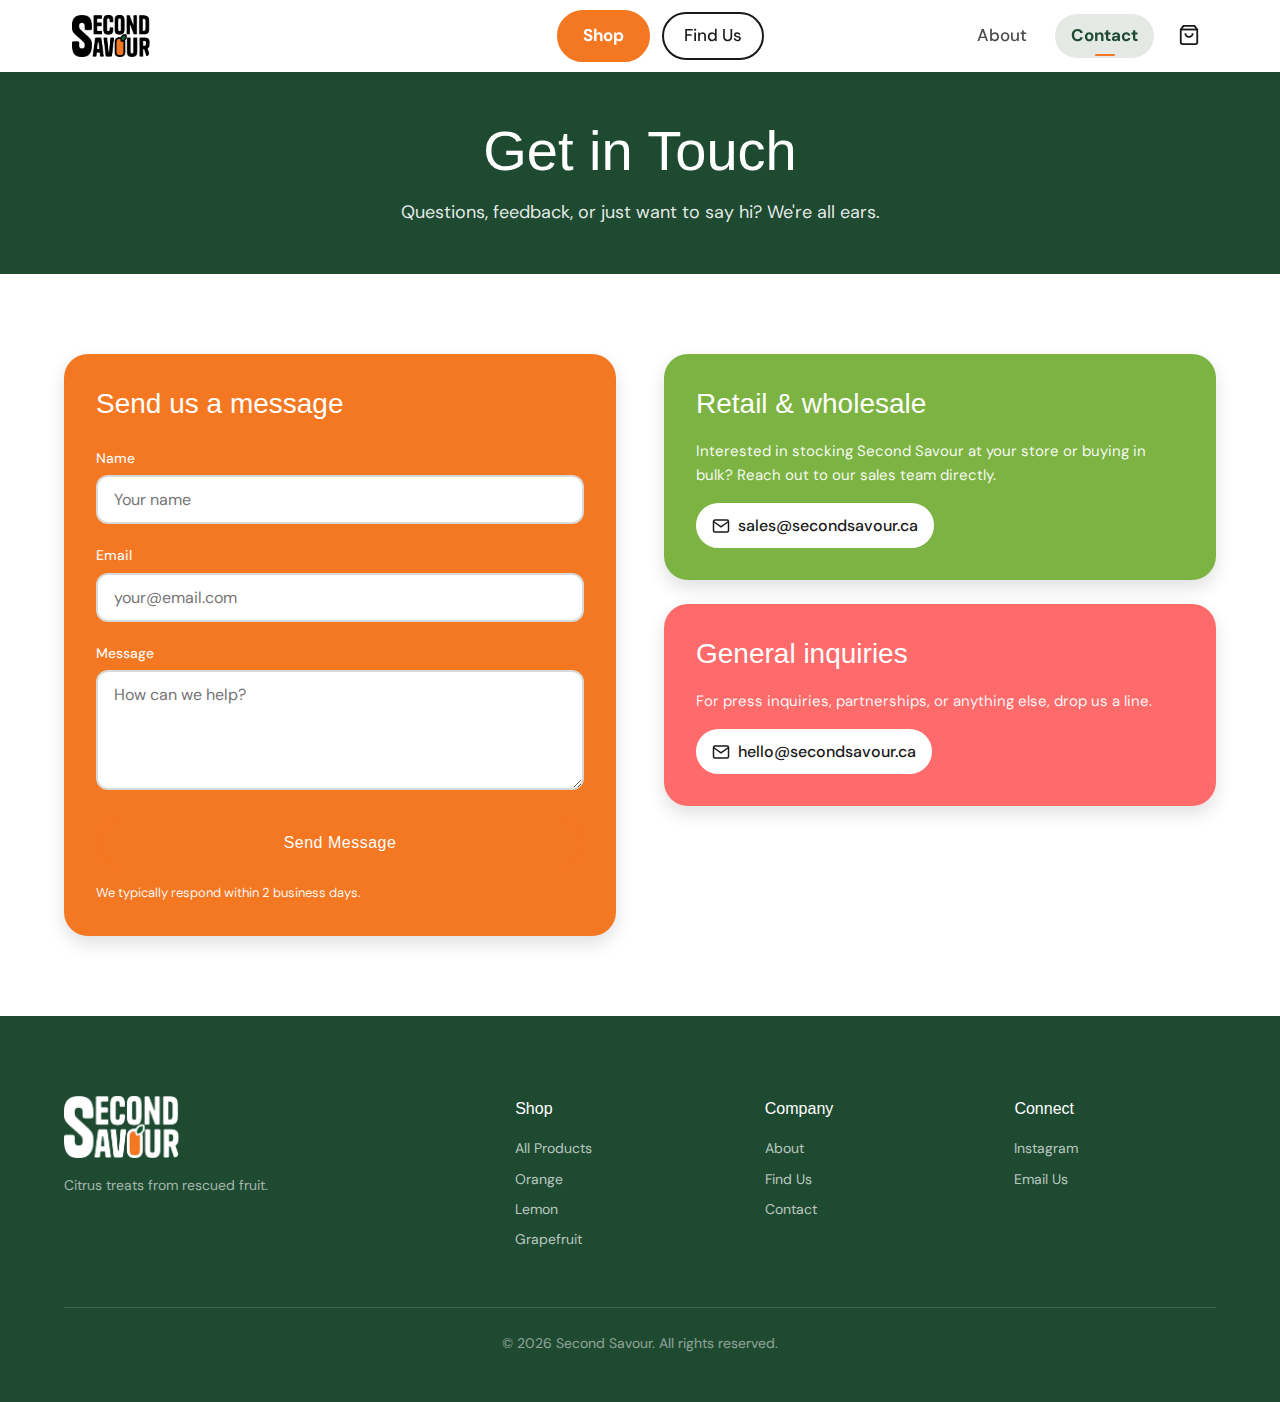
<file: second-savour/contact.html>
<!DOCTYPE html>
<html lang="en">
<head>
  <meta charset="UTF-8">
  <meta name="viewport" content="width=device-width, initial-scale=1.0">
  <title>Contact — Second Savour</title>
  <meta name="description" content="We rescue imperfect citrus and turn it into something worth savouring. Same great fruit, zero waste.">
  <link rel="icon" type="image/webp" href="images/favicon.webp">
  <link rel="stylesheet" href="https://api.fontshare.com/v2/css?f[]=tanker@400&display=swap">
  <link rel="stylesheet" href="https://fonts.googleapis.com/css2?family=DM+Sans:wght@400;500;700&display=swap">
  <link rel="stylesheet" href="https://fonts.googleapis.com/icon?family=Material+Icons">
  <link rel="stylesheet" href="css/styles.css">
</head>
<body>

  <!-- ============ HEADER ============ -->
  <header class="header">
    <div class="container header__inner">
      <a href="index.html" class="header__logo"><img src="images/logo_black.webp" alt="Second Savour" class="header__logo-img"></a>
      <nav class="header__nav">
        <div class="header__nav-center">
          <a href="shop.html" class="header__nav-link header__nav-link--shop">Shop</a>
          <a href="find-us.html" class="header__nav-link header__nav-link--find-us">Find Us</a>
        </div>
        <div class="header__nav-right">
          <a href="about.html" class="header__nav-link">About</a>
          <a href="contact.html" class="header__nav-link header__nav-link--active">Contact</a>
        </div>
      </nav>
      <div class="header__actions">
        <button class="header__cart-btn" aria-label="Open cart">
          <svg width="22" height="22" viewBox="0 0 24 24" fill="none" stroke="currentColor" stroke-width="2"><path d="M6 2L3 6v14a2 2 0 002 2h14a2 2 0 002-2V6l-3-4z"/><line x1="3" y1="6" x2="21" y2="6"/><path d="M16 10a4 4 0 01-8 0"/></svg>
          <span class="header__cart-badge" data-count="0"></span>
        </button>
        <button class="header__mobile-toggle" aria-label="Open menu">
          <svg width="24" height="24" viewBox="0 0 24 24" fill="none" stroke="currentColor" stroke-width="2"><line x1="3" y1="6" x2="21" y2="6"/><line x1="3" y1="12" x2="21" y2="12"/><line x1="3" y1="18" x2="21" y2="18"/></svg>
        </button>
      </div>
    </div>
  </header>

  <!-- ============ MOBILE MENU ============ -->
  <div class="mobile-menu">
    <div class="mobile-menu__header">
      <a href="index.html" class="header__logo"><img src="images/logo_black.webp" alt="Second Savour" class="header__logo-img"></a>
      <button class="mobile-menu__close" aria-label="Close menu">
        <svg width="24" height="24" viewBox="0 0 24 24" fill="none" stroke="currentColor" stroke-width="2"><line x1="18" y1="6" x2="6" y2="18"/><line x1="6" y1="6" x2="18" y2="18"/></svg>
      </button>
    </div>
    <nav class="mobile-menu__nav">
      <a href="shop.html" class="mobile-menu__link">Shop</a>
      <a href="find-us.html" class="mobile-menu__link">Find Us</a>
      <a href="about.html" class="mobile-menu__link">About</a>
      <a href="contact.html" class="mobile-menu__link mobile-menu__link--active">Contact</a>
    </nav>
  </div>

  <!-- ============ CART DRAWER ============ -->
  <div class="cart-overlay">
    <div class="cart-overlay__backdrop"></div>
    <div class="cart-drawer">
      <div class="cart-drawer__header">
        <span class="cart-drawer__title">Your Cart</span>
        <button class="cart-drawer__close" aria-label="Close cart">
          <svg width="20" height="20" viewBox="0 0 24 24" fill="none" stroke="currentColor" stroke-width="2"><line x1="18" y1="6" x2="6" y2="18"/><line x1="6" y1="6" x2="18" y2="18"/></svg>
        </button>
      </div>
      <div class="cart-drawer__body">
        <!-- Cart items rendered by JS -->
      </div>
      <div class="cart-drawer__footer" style="display:none">
        <div class="cart-drawer__subtotal">
          <span class="cart-drawer__subtotal-label">Subtotal</span>
          <span class="cart-drawer__subtotal-value">$0.00</span>
        </div>
        <p class="cart-drawer__shipping">Shipping calculated at checkout</p>
        <button class="btn btn--primary btn--full">Checkout</button>
        <a href="#" class="cart-drawer__continue">Continue Shopping</a>
      </div>
    </div>
  </div>

  <!-- ============ MAIN CONTENT ============ -->
  <main>

    <!-- Page Header -->
    <div class="page-header page-header--orange first-section--deep">
      <div class="container">
        <h1>Get in Touch</h1>
        <p>Questions, feedback, or just want to say hi? We're all ears.</p>
      </div>
    </div>

    <!-- Contact Grid -->
    <section class="section section--contact-contrast second-section--white">
      <div class="container">
        <div class="contact-grid">

          <!-- Left: Form -->
          <div class="form-card">
            <h3>Send us a message</h3>
            <form id="contact-form" style="margin-top: 24px;">
              <div class="form-group">
                <label>Name <span class="required">*</span></label>
                <input type="text" placeholder="Your name" required>
              </div>
              <div class="form-group">
                <label>Email <span class="required">*</span></label>
                <input type="email" placeholder="your@email.com" required>
              </div>
              <div class="form-group">
                <label>Message <span class="required">*</span></label>
                <textarea placeholder="How can we help?" required></textarea>
              </div>
              <button type="submit" class="btn btn--primary btn--full">Send Message</button>
            </form>
            <div class="form-success">
              <div class="icon">&#9989;</div>
              <h3>Thanks for reaching out!</h3>
              <p>We'll get back to you within 2 business days.</p>
            </div>
            <p class="form-helper">We typically respond within 2 business days.</p>
          </div>

          <!-- Right: Info -->
          <div>
            <div class="info-card">
              <h3>Retail &amp; wholesale</h3>
              <p>Interested in stocking Second Savour at your store or buying in bulk? Reach out to our sales team directly.</p>
              <a href="mailto:sales@secondsavour.ca" class="info-card__email">
                <svg width="18" height="18" viewBox="0 0 24 24" fill="none" stroke="currentColor" stroke-width="2"><path d="M4 4h16c1.1 0 2 .9 2 2v12c0 1.1-.9 2-2 2H4c-1.1 0-2-.9-2-2V6c0-1.1.9-2 2-2z"/><polyline points="22,6 12,13 2,6"/></svg>
                sales@secondsavour.ca
              </a>
            </div>
            <div class="info-card">
              <h3>General inquiries</h3>
              <p>For press inquiries, partnerships, or anything else, drop us a line.</p>
              <a href="mailto:hello@secondsavour.ca" class="info-card__email">
                <svg width="18" height="18" viewBox="0 0 24 24" fill="none" stroke="currentColor" stroke-width="2"><path d="M4 4h16c1.1 0 2 .9 2 2v12c0 1.1-.9 2-2 2H4c-1.1 0-2-.9-2-2V6c0-1.1.9-2 2-2z"/><polyline points="22,6 12,13 2,6"/></svg>
                hello@secondsavour.ca
              </a>
            </div>
          </div>

        </div>
      </div>
    </section>

  </main>

  <!-- ============ FOOTER ============ -->
  <footer class="footer">
    <div class="container">
      <div class="footer__grid">
        <div>
          <div class="footer__logo"><img src="images/logo_white.webp" alt="Second Savour" class="footer__logo-img"></div>
          <p class="footer__tagline">Citrus treats from rescued fruit.</p>
        </div>
        <div>
          <div class="footer__heading">Shop</div>
          <a href="shop.html" class="footer__link">All Products</a>
          <a href="product-orange.html" class="footer__link">Orange</a>
          <a href="product-lemon.html" class="footer__link">Lemon</a>
          <a href="product-grapefruit.html" class="footer__link">Grapefruit</a>
        </div>
        <div>
          <div class="footer__heading">Company</div>
          <a href="about.html" class="footer__link">About</a>
          <a href="find-us.html" class="footer__link">Find Us</a>
          <a href="contact.html" class="footer__link">Contact</a>
        </div>
        <div>
          <div class="footer__heading">Connect</div>
          <a href="#" class="footer__link">Instagram</a>
          <a href="mailto:hello@secondsavour.ca" class="footer__link">Email Us</a>
        </div>
      </div>
      <div class="footer__bottom">&copy; 2026 Second Savour. All rights reserved.</div>
    </div>
  </footer>

  <script src="https://code.jquery.com/jquery-3.7.1.min.js"></script>
  <script src="js/main.js"></script>
</body>
</html>
</file>
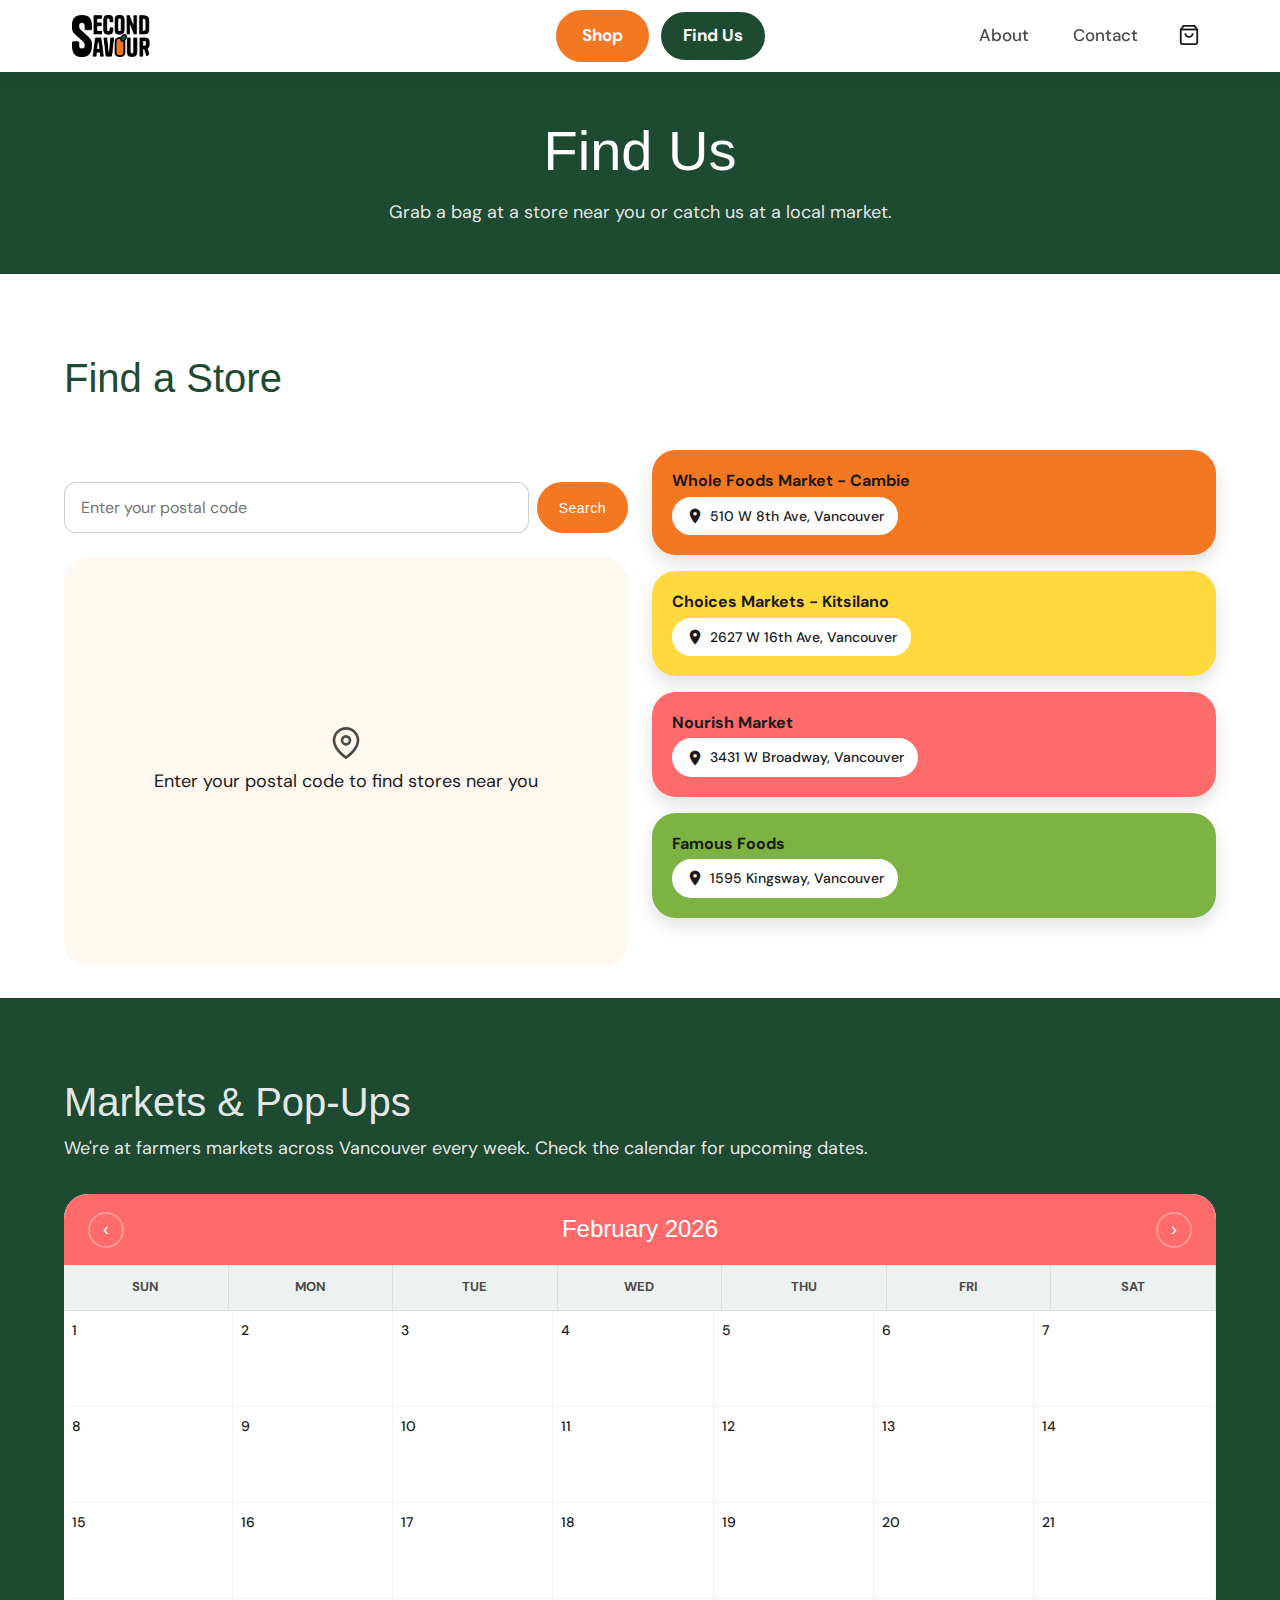
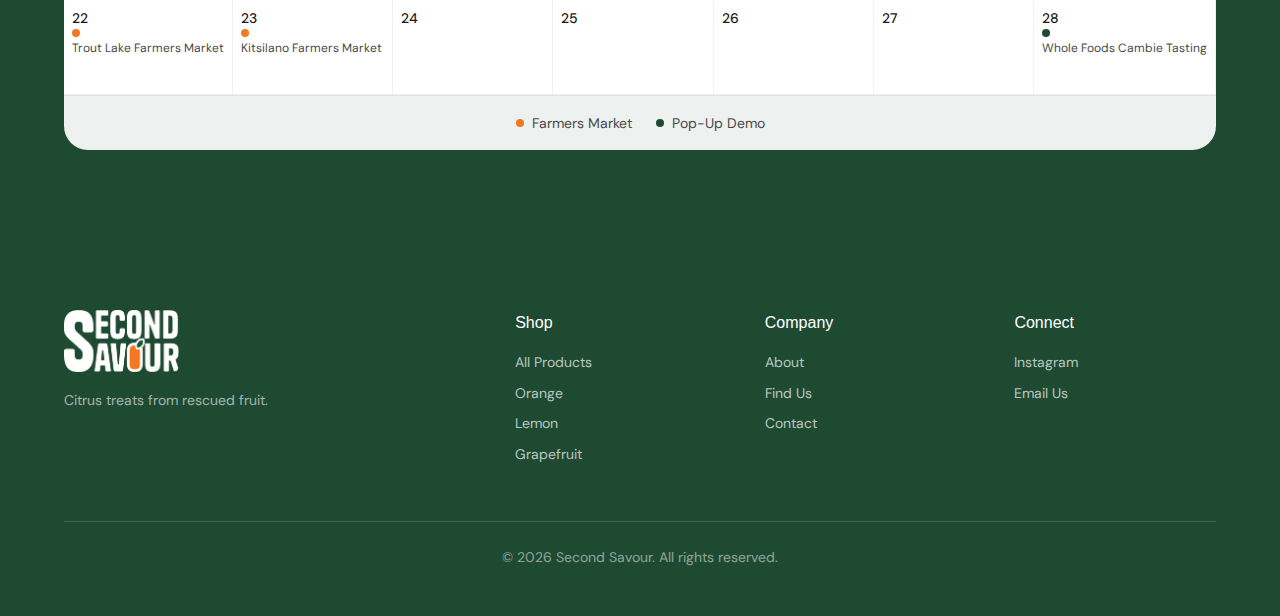
<file: second-savour/find-us.html>
<!DOCTYPE html>
<html lang="en">
<head>
  <meta charset="UTF-8">
  <meta name="viewport" content="width=device-width, initial-scale=1.0">
  <title>Find Us — Second Savour</title>
  <meta name="description" content="Find Second Savour citrus treats at a store near you or catch us at a local Vancouver farmers market.">
  <link rel="icon" type="image/webp" href="images/favicon.webp">
  <link rel="stylesheet" href="https://api.fontshare.com/v2/css?f[]=tanker@400&display=swap">
  <link rel="stylesheet" href="https://fonts.googleapis.com/css2?family=DM+Sans:wght@400;500;700&display=swap">
  <link rel="stylesheet" href="https://fonts.googleapis.com/icon?family=Material+Icons">
  <link rel="stylesheet" href="css/styles.css">
</head>
<body class="page-find-us">

  <!-- ============ HEADER ============ -->
  <header class="header">
    <div class="container header__inner">
      <a href="index.html" class="header__logo"><img src="images/logo_black.webp" alt="Second Savour" class="header__logo-img"></a>
      <nav class="header__nav">
        <div class="header__nav-center">
          <a href="shop.html" class="header__nav-link header__nav-link--shop">Shop</a>
          <a href="find-us.html" class="header__nav-link header__nav-link--find-us header__nav-link--active">Find Us</a>
        </div>
        <div class="header__nav-right">
          <a href="about.html" class="header__nav-link">About</a>
          <a href="contact.html" class="header__nav-link">Contact</a>
        </div>
      </nav>
      <div class="header__actions">
        <button class="header__cart-btn" aria-label="Open cart">
          <svg width="22" height="22" viewBox="0 0 24 24" fill="none" stroke="currentColor" stroke-width="2"><path d="M6 2L3 6v14a2 2 0 002 2h14a2 2 0 002-2V6l-3-4z"/><line x1="3" y1="6" x2="21" y2="6"/><path d="M16 10a4 4 0 01-8 0"/></svg>
          <span class="header__cart-badge" data-count="0"></span>
        </button>
        <button class="header__mobile-toggle" aria-label="Open menu">
          <svg width="24" height="24" viewBox="0 0 24 24" fill="none" stroke="currentColor" stroke-width="2"><line x1="3" y1="6" x2="21" y2="6"/><line x1="3" y1="12" x2="21" y2="12"/><line x1="3" y1="18" x2="21" y2="18"/></svg>
        </button>
      </div>
    </div>
  </header>

  <!-- ============ MOBILE MENU ============ -->
  <div class="mobile-menu">
    <div class="mobile-menu__header">
      <a href="index.html" class="header__logo"><img src="images/logo_black.webp" alt="Second Savour" class="header__logo-img"></a>
      <button class="mobile-menu__close" aria-label="Close menu">
        <svg width="24" height="24" viewBox="0 0 24 24" fill="none" stroke="currentColor" stroke-width="2"><line x1="18" y1="6" x2="6" y2="18"/><line x1="6" y1="6" x2="18" y2="18"/></svg>
      </button>
    </div>
    <nav class="mobile-menu__nav">
      <a href="shop.html" class="mobile-menu__link">Shop</a>
      <a href="find-us.html" class="mobile-menu__link mobile-menu__link--active">Find Us</a>
      <a href="about.html" class="mobile-menu__link">About</a>
      <a href="contact.html" class="mobile-menu__link">Contact</a>
    </nav>
  </div>

  <!-- ============ CART DRAWER ============ -->
  <div class="cart-overlay">
    <div class="cart-overlay__backdrop"></div>
    <div class="cart-drawer">
      <div class="cart-drawer__header">
        <span class="cart-drawer__title">Your Cart</span>
        <button class="cart-drawer__close" aria-label="Close cart">
          <svg width="20" height="20" viewBox="0 0 24 24" fill="none" stroke="currentColor" stroke-width="2"><line x1="18" y1="6" x2="6" y2="18"/><line x1="6" y1="6" x2="18" y2="18"/></svg>
        </button>
      </div>
      <div class="cart-drawer__body">
        <!-- Cart items rendered by JS -->
      </div>
      <div class="cart-drawer__footer" style="display:none">
        <div class="cart-drawer__subtotal">
          <span class="cart-drawer__subtotal-label">Subtotal</span>
          <span class="cart-drawer__subtotal-value">$0.00</span>
        </div>
        <p class="cart-drawer__shipping">Shipping calculated at checkout</p>
        <button class="btn btn--primary btn--full">Checkout</button>
        <a href="#" class="cart-drawer__continue">Continue Shopping</a>
      </div>
    </div>
  </div>

  <!-- ============ MAIN CONTENT ============ -->
  <main>
    <!-- Page Header -->
    <div class="page-header page-header--orange first-section--deep">
      <div class="container">
        <h1>Find Us</h1>
        <p>Grab a bag at a store near you or catch us at a local market.</p>
      </div>
    </div>

    <!-- SECTION 1: STORE LOCATOR -->
    <section class="section section--find-us-page-stores second-section--white">
      <div class="container">
        <h2>Find a Store</h2>
        <div class="grid grid--2" style="margin-top: 32px;">
          <!-- Left: Map + Search -->
          <div>
            <div class="store-locator">
              <div class="store-locator__search">
                <input type="text" placeholder="Enter your postal code">
                <button class="btn btn--primary btn--small js-store-search">Search</button>
              </div>
              <div class="map-placeholder">
                <svg width="32" height="32" viewBox="0 0 24 24" fill="none" stroke="currentColor" stroke-width="2"><path d="M21 10c0 7-9 13-9 13s-9-6-9-13a9 9 0 0118 0z"/><circle cx="12" cy="10" r="3"/></svg>
                <p>Enter your postal code to find stores near you</p>
              </div>
            </div>
          </div>
          <!-- Right: Store List -->
          <div>
            <div class="store-card">
              <h4>Whole Foods Market - Cambie</h4>
              <p class="store-card__address"><a href="https://www.google.com/maps/search/510+W+8th+Ave+Vancouver" target="_blank" rel="noopener noreferrer"><span class="material-icons">location_on</span> 510 W 8th Ave, Vancouver</a></p>
            </div>
            <div class="store-card">
              <h4>Choices Markets - Kitsilano</h4>
              <p class="store-card__address"><a href="https://www.google.com/maps/search/2627+W+16th+Ave+Vancouver" target="_blank" rel="noopener noreferrer"><span class="material-icons">location_on</span> 2627 W 16th Ave, Vancouver</a></p>
            </div>
            <div class="store-card">
              <h4>Nourish Market</h4>
              <p class="store-card__address"><a href="https://www.google.com/maps/search/3431+W+Broadway+Vancouver" target="_blank" rel="noopener noreferrer"><span class="material-icons">location_on</span> 3431 W Broadway, Vancouver</a></p>
            </div>
            <div class="store-card">
              <h4>Famous Foods</h4>
              <p class="store-card__address"><a href="https://www.google.com/maps/search/1595+Kingsway+Vancouver" target="_blank" rel="noopener noreferrer"><span class="material-icons">location_on</span> 1595 Kingsway, Vancouver</a></p>
            </div>
          </div>
        </div>
      </div>
    </section>

    <!-- SECTION 2: MARKETS & POP-UPS -->
    <section class="section section--cream">
      <div class="container">
        <h2>Markets &amp; Pop-Ups</h2>
        <p style="color: var(--text-dark); margin-top: 8px; margin-bottom: 32px;">We're at farmers markets across Vancouver every week. Check the calendar for upcoming dates.</p>
        <div id="calendar" class="calendar">
          <!-- Calendar rendered by JS -->
        </div>
        <div id="event-panel"></div>
      </div>
    </section>
  </main>

  <!-- ============ FOOTER ============ -->
  <footer class="footer">
    <div class="container">
      <div class="footer__grid">
        <div>
          <div class="footer__logo"><img src="images/logo_white.webp" alt="Second Savour" class="footer__logo-img"></div>
          <p class="footer__tagline">Citrus treats from rescued fruit.</p>
        </div>
        <div>
          <div class="footer__heading">Shop</div>
          <a href="shop.html" class="footer__link">All Products</a>
          <a href="product-orange.html" class="footer__link">Orange</a>
          <a href="product-lemon.html" class="footer__link">Lemon</a>
          <a href="product-grapefruit.html" class="footer__link">Grapefruit</a>
        </div>
        <div>
          <div class="footer__heading">Company</div>
          <a href="about.html" class="footer__link">About</a>
          <a href="find-us.html" class="footer__link">Find Us</a>
          <a href="contact.html" class="footer__link">Contact</a>
        </div>
        <div>
          <div class="footer__heading">Connect</div>
          <a href="#" class="footer__link">Instagram</a>
          <a href="mailto:hello@secondsavour.ca" class="footer__link">Email Us</a>
        </div>
      </div>
      <div class="footer__bottom">&copy; 2026 Second Savour. All rights reserved.</div>
    </div>
  </footer>

  <script src="https://code.jquery.com/jquery-3.7.1.min.js"></script>
  <script src="js/main.js"></script>
</body>
</html>
</file>
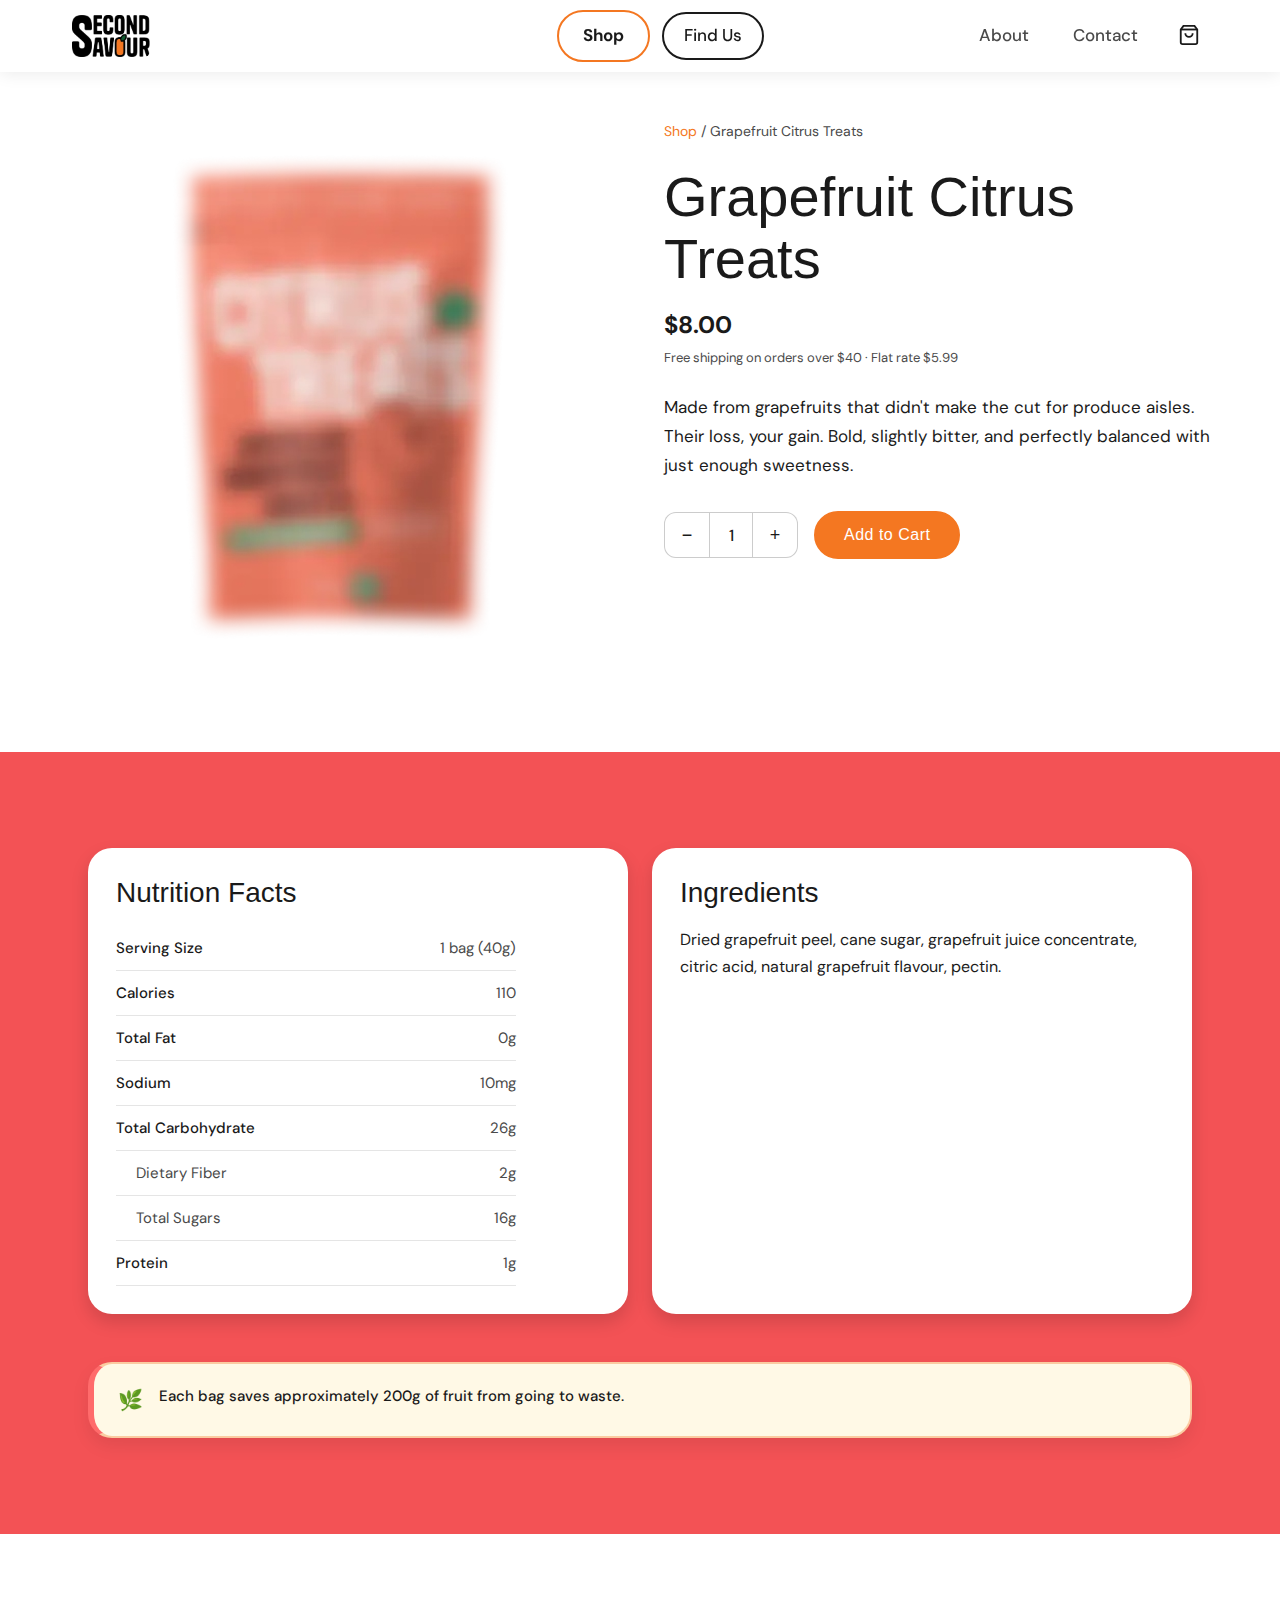
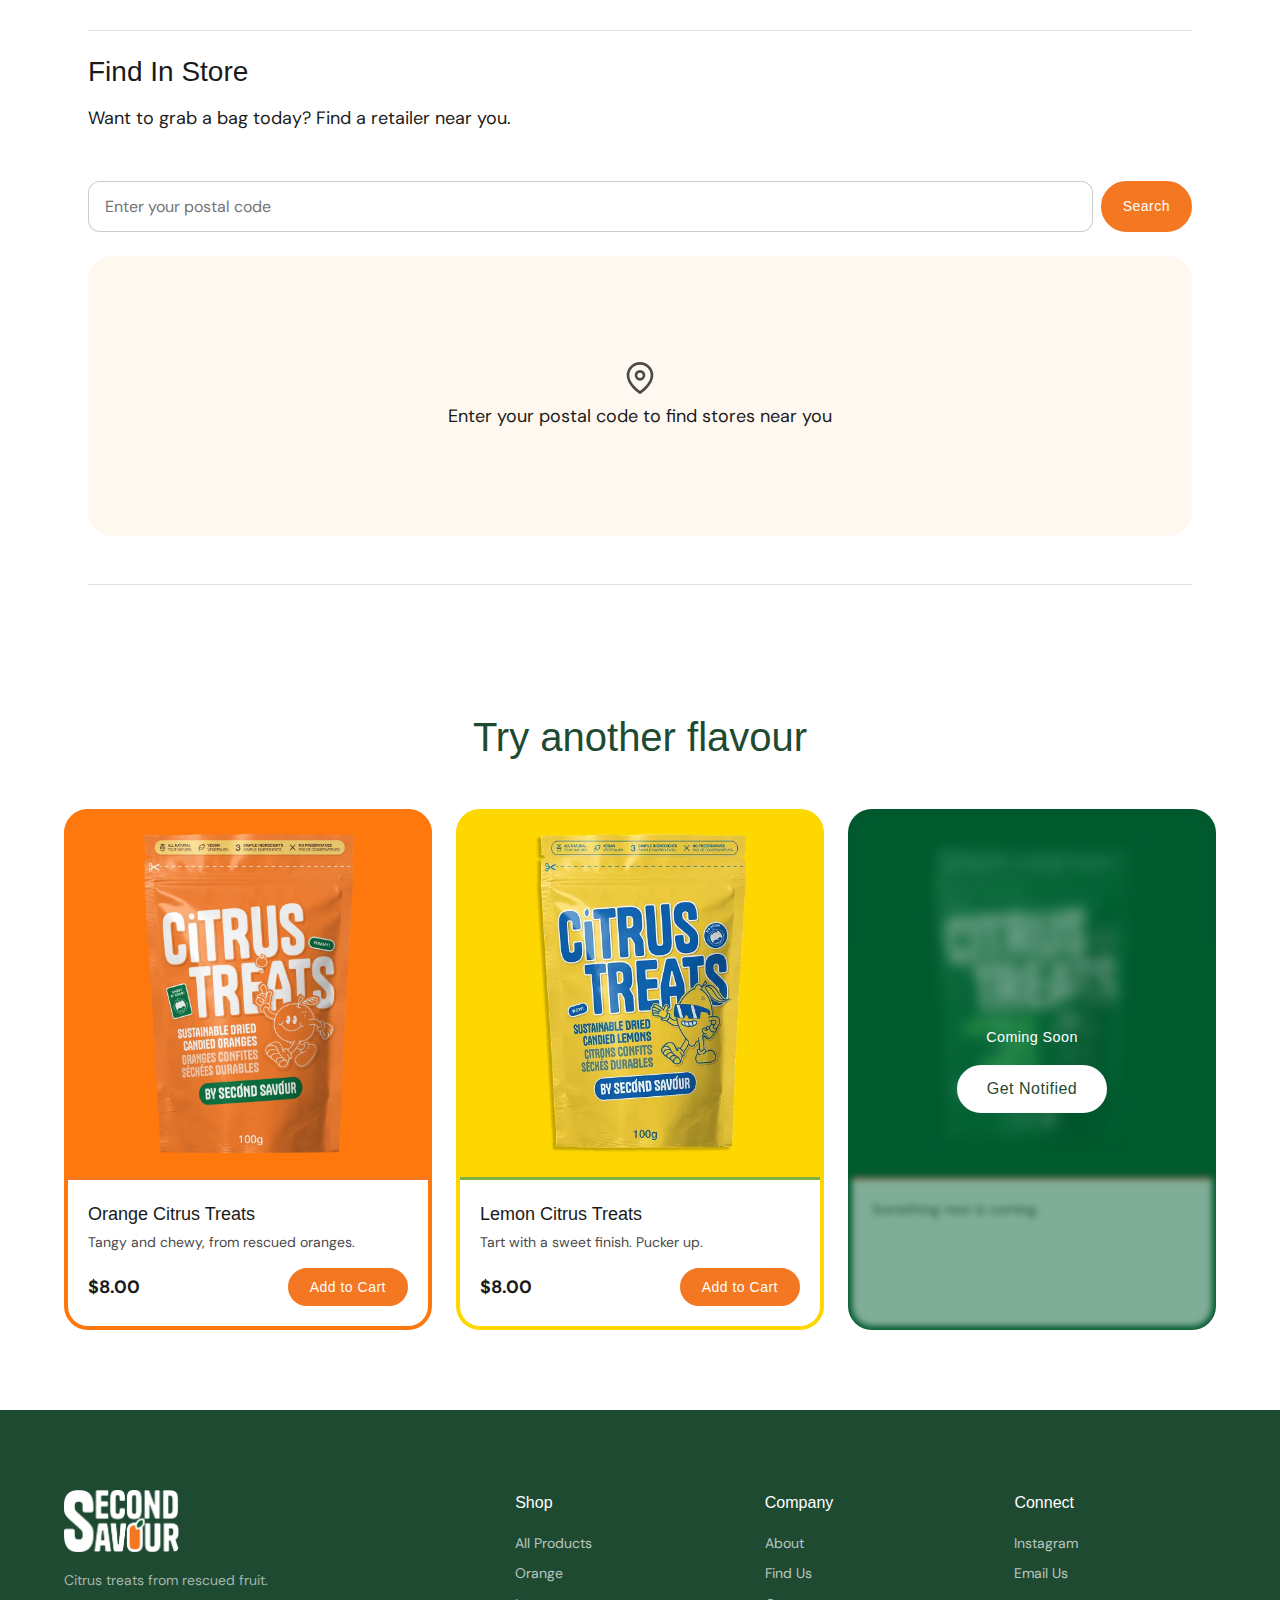
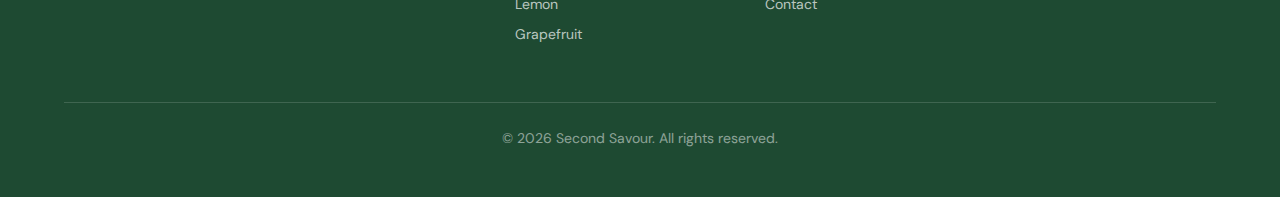
<file: second-savour/product-grapefruit.html>
<!DOCTYPE html>
<html lang="en">
<head>
  <meta charset="UTF-8">
  <meta name="viewport" content="width=device-width, initial-scale=1.0">
  <title>Grapefruit Citrus Treats — Second Savour</title>
  <meta name="description" content="Made from grapefruits that didn't make the cut for produce aisles. Their loss, your gain. Bold, slightly bitter, and perfectly balanced with just enough sweetness.">
  <link rel="icon" type="image/webp" href="images/favicon.webp">
  <link rel="stylesheet" href="https://api.fontshare.com/v2/css?f[]=tanker@400&display=swap">
  <link rel="stylesheet" href="https://fonts.googleapis.com/css2?family=DM+Sans:wght@400;500;700&display=swap">
  <link rel="stylesheet" href="https://fonts.googleapis.com/icon?family=Material+Icons">
  <link rel="stylesheet" href="css/styles.css">
</head>
<body class="page-product page-product--grapefruit">

  <!-- ============ HEADER ============ -->
  <header class="header">
    <div class="container header__inner">
      <a href="index.html" class="header__logo"><img src="images/logo_black.webp" alt="Second Savour" class="header__logo-img"></a>
      <nav class="header__nav">
        <div class="header__nav-center">
          <a href="shop.html" class="header__nav-link header__nav-link--shop header__nav-link--active">Shop</a>
          <a href="find-us.html" class="header__nav-link header__nav-link--find-us">Find Us</a>
        </div>
        <div class="header__nav-right">
          <a href="about.html" class="header__nav-link">About</a>
          <a href="contact.html" class="header__nav-link">Contact</a>
        </div>
      </nav>
      <div class="header__actions">
        <button class="header__cart-btn" aria-label="Open cart">
          <svg width="22" height="22" viewBox="0 0 24 24" fill="none" stroke="currentColor" stroke-width="2"><path d="M6 2L3 6v14a2 2 0 002 2h14a2 2 0 002-2V6l-3-4z"/><line x1="3" y1="6" x2="21" y2="6"/><path d="M16 10a4 4 0 01-8 0"/></svg>
          <span class="header__cart-badge" data-count="0"></span>
        </button>
        <button class="header__mobile-toggle" aria-label="Open menu">
          <svg width="24" height="24" viewBox="0 0 24 24" fill="none" stroke="currentColor" stroke-width="2"><line x1="3" y1="6" x2="21" y2="6"/><line x1="3" y1="12" x2="21" y2="12"/><line x1="3" y1="18" x2="21" y2="18"/></svg>
        </button>
      </div>
    </div>
  </header>

  <!-- ============ MOBILE MENU ============ -->
  <div class="mobile-menu">
    <div class="mobile-menu__header">
      <a href="index.html" class="header__logo"><img src="images/logo_black.webp" alt="Second Savour" class="header__logo-img"></a>
      <button class="mobile-menu__close" aria-label="Close menu">
        <svg width="24" height="24" viewBox="0 0 24 24" fill="none" stroke="currentColor" stroke-width="2"><line x1="18" y1="6" x2="6" y2="18"/><line x1="6" y1="6" x2="18" y2="18"/></svg>
      </button>
    </div>
    <nav class="mobile-menu__nav">
      <a href="shop.html" class="mobile-menu__link mobile-menu__link--active">Shop</a>
      <a href="find-us.html" class="mobile-menu__link">Find Us</a>
      <a href="about.html" class="mobile-menu__link">About</a>
      <a href="contact.html" class="mobile-menu__link">Contact</a>
    </nav>
  </div>

  <!-- ============ CART DRAWER ============ -->
  <div class="cart-overlay">
    <div class="cart-overlay__backdrop"></div>
    <div class="cart-drawer">
      <div class="cart-drawer__header">
        <span class="cart-drawer__title">Your Cart</span>
        <button class="cart-drawer__close" aria-label="Close cart">
          <svg width="20" height="20" viewBox="0 0 24 24" fill="none" stroke="currentColor" stroke-width="2"><line x1="18" y1="6" x2="6" y2="18"/><line x1="6" y1="6" x2="18" y2="18"/></svg>
        </button>
      </div>
      <div class="cart-drawer__body">
        <!-- Cart items rendered by JS -->
      </div>
      <div class="cart-drawer__footer" style="display:none">
        <div class="cart-drawer__subtotal">
          <span class="cart-drawer__subtotal-label">Subtotal</span>
          <span class="cart-drawer__subtotal-value">$0.00</span>
        </div>
        <p class="cart-drawer__shipping">Shipping calculated at checkout</p>
        <button class="btn btn--primary btn--full">Checkout</button>
        <a href="#" class="cart-drawer__continue">Continue Shopping</a>
      </div>
    </div>
  </div>

  <!-- ============ MAIN CONTENT ============ -->
  <main>

    <!-- PDP HERO -->
    <section class="pdp-hero">
      <div class="container pdp-hero__grid">
        <div class="pdp-hero__image">
          <img src="images/hero_red_hidden.webp" alt="Grapefruit Citrus Treats">
        </div>
        <div class="pdp-hero__info">
          <div class="breadcrumb"><a href="shop.html">Shop</a> / Grapefruit Citrus Treats</div>
          <h1>Grapefruit Citrus Treats</h1>
          <div class="pdp-hero__price">$8.00</div>
          <p class="pdp-hero__shipping-note">Free shipping on orders over $40 · Flat rate $5.99</p>
          <p class="pdp-hero__description">Made from grapefruits that didn't make the cut for produce aisles. Their loss, your gain. Bold, slightly bitter, and perfectly balanced with just enough sweetness.</p>
          <div class="pdp-hero__add-to-cart">
            <div class="qty-selector">
              <button class="qty-selector__btn" data-action="decrease">&minus;</button>
              <span class="qty-selector__value">1</span>
              <button class="qty-selector__btn" data-action="increase">+</button>
            </div>
            <button class="btn btn--primary js-add-to-cart"
              data-product-id="grapefruit"
              data-product-name="Grapefruit Citrus Treats"
              data-product-price="8.00"
              data-product-bg="#FFE5E5">Add to Cart</button>
          </div>
        </div>
      </div>
    </section>

    <!-- PDP DETAILS -->
    <section class="pdp-details-band">
      <div class="pdp-section">
        <div class="container">
          <div class="pdp-info-grid">
            <div class="pdp-info-card">
              <h2 class="pdp-info-card__title">Nutrition Facts</h2>
              <table class="nutrition-table">
                <tr><td>Serving Size</td><td>1 bag (40g)</td></tr>
                <tr><td>Calories</td><td>110</td></tr>
                <tr><td>Total Fat</td><td>0g</td></tr>
                <tr><td>Sodium</td><td>10mg</td></tr>
                <tr><td>Total Carbohydrate</td><td>26g</td></tr>
                <tr class="nutrition-sub"><td>Dietary Fiber</td><td>2g</td></tr>
                <tr class="nutrition-sub"><td>Total Sugars</td><td>16g</td></tr>
                <tr><td>Protein</td><td>1g</td></tr>
              </table>
            </div>
            <div class="pdp-info-card">
              <h2 class="pdp-info-card__title">Ingredients</h2>
              <p class="ingredients-text">Dried grapefruit peel, cane sugar, grapefruit juice concentrate, citric acid, natural grapefruit flavour, pectin.</p>
            </div>
          </div>

          <div class="sustainability-callout" style="border-left-color: #FF6B6B;">
            <span class="sustainability-callout__icon">&#127807;</span>
            <p class="sustainability-callout__text">Each bag saves approximately 200g of fruit from going to waste.</p>
          </div>
        </div>
      </div>
    </section>

    <section class="pdp-find-store-section">
      <div class="pdp-section">
        <div class="container">
          <section class="pdp-find-store">
            <h2 class="pdp-find-store__title">Find In Store</h2>
            <p style="margin-bottom: 16px;">Want to grab a bag today? Find a retailer near you.</p>
            <div class="store-locator">
              <div class="store-locator__search">
                <input type="text" placeholder="Enter your postal code">
                <button class="btn btn--primary btn--small js-store-search">Search</button>
              </div>
              <div class="map-placeholder">
                <svg width="32" height="32" viewBox="0 0 24 24" fill="none" stroke="currentColor" stroke-width="2"><path d="M21 10c0 7-9 13-9 13s-9-6-9-13a9 9 0 0118 0z"/><circle cx="12" cy="10" r="3"/></svg>
                <p>Enter your postal code to find stores near you</p>
              </div>
              <div class="store-locator__results" style="display:none">
                <div class="store-card">
                  <h4>Whole Foods Market - Cambie</h4>
                  <p class="store-card__address"><a href="https://www.google.com/maps/search/510+W+8th+Ave+Vancouver" target="_blank" rel="noopener noreferrer"><span class="material-icons">location_on</span> 510 W 8th Ave, Vancouver</a></p>
                  <p class="distance">2.3 km away</p>
                </div>
                <div class="store-card">
                  <h4>Choices Markets - Kitsilano</h4>
                  <p class="store-card__address"><a href="https://www.google.com/maps/search/2627+W+16th+Ave+Vancouver" target="_blank" rel="noopener noreferrer"><span class="material-icons">location_on</span> 2627 W 16th Ave, Vancouver</a></p>
                  <p class="distance">3.1 km away</p>
                </div>
                <div class="store-card">
                  <h4>Nourish Market</h4>
                  <p class="store-card__address"><a href="https://www.google.com/maps/search/3431+W+Broadway+Vancouver" target="_blank" rel="noopener noreferrer"><span class="material-icons">location_on</span> 3431 W Broadway, Vancouver</a></p>
                  <p class="distance">4.5 km away</p>
                </div>
              </div>
            </div>
          </section>
        </div>
      </div>
    </section>

    <!-- RELATED PRODUCTS -->
    <section class="related-products second-section--white">
      <div class="container">
        <h2>Try another flavour</h2>
        <div class="product-grid">

          <!-- Orange -->
          <div class="product-card product-card--orange">
            <a href="product-orange.html" class="product-card__image">
              <img src="images/hero_orange.webp" alt="Orange Citrus Treats">
            </a>
            <div class="product-card__info">
              <a href="product-orange.html" class="product-card__name">Orange Citrus Treats</a>
              <p class="product-card__desc">Tangy and chewy, from rescued oranges.</p>
              <div class="product-card__bottom">
                <span class="product-card__price">$8.00</span>
                <button class="btn btn--primary btn--small js-add-to-cart" data-product-id="orange" data-product-name="Orange Citrus Treats" data-product-price="8.00" data-product-bg="#FFFFFF">Add to Cart</button>
              </div>
            </div>
          </div>

          <!-- Lemon -->
          <div class="product-card product-card--lemon">
            <a href="product-lemon.html" class="product-card__image">
              <img src="images/hero_yellow.webp" alt="Lemon Citrus Treats">
            </a>
            <div class="product-card__info">
              <a href="product-lemon.html" class="product-card__name">Lemon Citrus Treats</a>
              <p class="product-card__desc">Tart with a sweet finish. Pucker up.</p>
              <div class="product-card__bottom">
                <span class="product-card__price">$8.00</span>
                <button class="btn btn--primary btn--small js-add-to-cart" data-product-id="lemon" data-product-name="Lemon Citrus Treats" data-product-price="8.00" data-product-bg="#FFFFFF">Add to Cart</button>
              </div>
            </div>
          </div>

          <!-- Lime (Coming Soon) -->
          <div class="product-card product-card--coming-soon product-card--lime">
            <div class="product-card__image">
              <img src="images/hero_green_hidden.webp" alt="Coming soon">
            </div>
            <div class="product-card__info">
              <p class="product-card__desc">Something new is coming.</p>
            </div>
            <div class="product-card__overlay">
              <span class="product-card__badge">Coming Soon</span>
              <button class="btn btn--coming-soon">Get Notified</button>
            </div>
          </div>

        </div>
      </div>
    </section>

  </main>

  <!-- ============ FOOTER ============ -->
  <footer class="footer">
    <div class="container">
      <div class="footer__grid">
        <div>
          <div class="footer__logo"><img src="images/logo_white.webp" alt="Second Savour" class="footer__logo-img"></div>
          <p class="footer__tagline">Citrus treats from rescued fruit.</p>
        </div>
        <div>
          <div class="footer__heading">Shop</div>
          <a href="shop.html" class="footer__link">All Products</a>
          <a href="product-orange.html" class="footer__link">Orange</a>
          <a href="product-lemon.html" class="footer__link">Lemon</a>
          <a href="product-grapefruit.html" class="footer__link">Grapefruit</a>
        </div>
        <div>
          <div class="footer__heading">Company</div>
          <a href="about.html" class="footer__link">About</a>
          <a href="find-us.html" class="footer__link">Find Us</a>
          <a href="contact.html" class="footer__link">Contact</a>
        </div>
        <div>
          <div class="footer__heading">Connect</div>
          <a href="#" class="footer__link">Instagram</a>
          <a href="mailto:hello@secondsavour.ca" class="footer__link">Email Us</a>
        </div>
      </div>
      <div class="footer__bottom">&copy; 2026 Second Savour. All rights reserved.</div>
    </div>
  </footer>

  <script src="https://code.jquery.com/jquery-3.7.1.min.js"></script>
  <script src="js/main.js"></script>
</body>
</html>
</file>
<file: supernal/style.css>
/* I know this isn't a requirement but I wanted to try using the variables I built in Figma in code. */
:root {
  --parchment-50: #fdfcf9;
  --parchment-100: #f5f0e8;
  --parchment-200: #ede7da;
  --parchment-300: #d6cfc0;
  --ink-600: #5c5850;
  --ink-700: #44413b;
  --ink-800: #363330;
  --ink-900: #2c2a26;
  --gold-100: #f5edda;
  --gold-400: #d4a843;
  --gold-600: #b8860b;
  --gold-700: #856108;
  --slate-400: #8b9aaf;
  --slate-500: #5c6b80;
  --slate-600: #4a5568;

  --bg-primary: var(--parchment-100);
  --bg-secondary: var(--parchment-200);
  --bg-surface: var(--parchment-50);
  --bg-inverse: var(--ink-900);
  --text-primary: var(--ink-900);
  --text-secondary: var(--ink-600);
  --text-tertiary: var(--slate-500);
  --text-accent: var(--gold-700);
  --text-inverse: var(--parchment-100);
  --border-default: var(--parchment-300);
  --border-accent: var(--gold-600);

  --space-4: 4px;
  --space-8: 8px;
  --space-12: 12px;
  --space-16: 16px;
  --space-20: 20px;
  --space-24: 24px;
  --space-32: 32px;
  --space-40: 40px;
  --space-48: 48px;
  --space-64: 64px;

  --radius-sm: 4px;
  --radius-md: 8px;

  --border-thin: 0.5px;
  --border-default-width: 1px;
  --border-thick: 2px;

  --font-serif: "Cormorant Garamond", Georgia, "Times New Roman", serif;
  --font-sans:
    "Inter", -apple-system, BlinkMacSystemFont, "Segoe UI", sans-serif;
}

*,
*::before,
*::after {
  box-sizing: border-box;
  margin: 0;
  padding: 0;
}

html {
  -webkit-text-size-adjust: 100%;
  scroll-behavior: smooth;
}

body {
  font-family: var(--font-sans);
  font-size: 16px;
  line-height: 1.7;
  color: var(--text-primary);
  background-color: var(--bg-primary);
  -webkit-font-smoothing: antialiased;
  -moz-osx-font-smoothing: grayscale;
}

img {
  display: block;
  max-width: 100%;
  height: auto;
}

a {
  color: inherit;
  text-decoration: none;
}

ul,
ol {
  list-style: none;
}

button,
input,
textarea {
  font: inherit;
  color: inherit;
  border: none;
  background: none;
}

button {
  cursor: pointer;
}

hr {
  border: none;
  border-top: var(--border-thin) solid var(--border-default);
}

.sr-only {
  position: absolute;
  width: 1px;
  height: 1px;
  padding: 0;
  margin: -1px;
  overflow: hidden;
  clip: rect(0, 0, 0, 0);
  white-space: nowrap;
  border: 0;
}

.container {
  width: 100%;
  max-width: 1200px;
  margin: 0 auto;
  padding-inline: clamp(1rem, 4vw, 2.5rem);
}

.skip-link {
  position: absolute;
  top: -100%;
  left: var(--space-16);
  z-index: 1000;
  padding: var(--space-8) var(--space-16);
  background: var(--bg-inverse);
  color: var(--text-inverse);
  font-size: 14px;
  font-weight: 500;
  border-radius: var(--radius-sm);
}

.skip-link:focus {
  top: var(--space-8);
}

.category-label {
  display: inline-block;
  font-family: var(--font-sans);
  font-weight: 600;
  font-size: 11px;
  line-height: 1.3;
  letter-spacing: 0.8px;
  text-transform: uppercase;
  color: var(--text-accent);
  border: var(--border-default-width) solid var(--text-accent);
  padding: var(--space-8) var(--space-12);
  border-radius: var(--radius-sm);
}

.accent-bar {
  width: 40px;
  height: 2px;
  background-color: var(--text-accent);
}

.divider {
  border-top: var(--border-thin) solid var(--border-default);
  margin: var(--space-48) 0;
}

.logo {
  font-family: var(--font-serif);
  font-weight: 300;
  font-size: 24px;
  text-transform: uppercase;
  letter-spacing: 2px;
  line-height: 1;
}

.logo a {
  color: var(--text-primary);
  text-decoration: none;
}

.logo a:hover {
  color: var(--text-accent);
}

a:focus-visible,
button:focus-visible,
input:focus-visible,
textarea:focus-visible,
select:focus-visible {
  outline: 2px solid var(--gold-600);
  outline-offset: 2px;
}

.btn-primary {
  display: inline-block;
  background-color: var(--gold-700);
  color: var(--parchment-50);
  padding: var(--space-12) var(--space-24);
  border-radius: var(--radius-sm);
  font-family: var(--font-sans);
  font-weight: 500;
  font-size: 14px;
  line-height: 1.5;
  transition: background-color 0.2s ease;
}

.btn-primary:hover {
  background-color: var(--gold-600);
}

.search-form {
  display: flex;
  align-items: center;
  position: relative;
}

.search-form input[type="search"] {
  background: var(--bg-surface);
  border: var(--border-thin) solid var(--border-default);
  padding: var(--space-12);
  padding-left: var(--space-40);
  border-radius: var(--radius-sm);
  font-size: 14px;
  width: 100%;
}

.search-form input[type="search"]::placeholder {
  color: var(--text-tertiary);
}

.search-form .search-icon {
  position: absolute;
  left: var(--space-12);
  top: 50%;
  transform: translateY(-50%);
  color: var(--text-tertiary);
  font-size: 14px;
  pointer-events: none;
}

.form-group {
  display: flex;
  flex-direction: column;
  gap: var(--space-8);
}

.form-group label {
  font-family: var(--font-sans);
  font-weight: 500;
  font-size: 13px;
  color: var(--text-primary);
}

.form-group input,
.form-group textarea {
  background: var(--bg-surface);
  border: var(--border-thin) solid var(--border-default);
  padding: var(--space-12);
  border-radius: var(--radius-sm);
  font-size: 14px;
  width: 100%;
}

.form-group input::placeholder,
.form-group textarea::placeholder {
  color: var(--text-tertiary);
}

.form-group textarea {
  min-height: 160px;
  resize: vertical;
}

.pullquote {
  border-left: var(--border-thick) solid var(--border-accent);
  padding-left: var(--space-16);
  margin: var(--space-32) 0;
}

.pullquote p {
  font-family: var(--font-serif);
  font-weight: 400;
  font-style: italic;
  font-size: 22px;
  line-height: 1.55;
  color: var(--slate-600);
}

.pullquote cite {
  display: block;
  font-family: var(--font-sans);
  font-weight: 400;
  font-size: 12px;
  font-style: normal;
  color: var(--text-tertiary);
  margin-top: var(--space-8);
}

header {
  border-bottom: var(--border-thin) solid var(--border-default);
  background: var(--bg-primary);
  position: relative;
}

.header-inner {
  display: flex;
  align-items: center;
  justify-content: space-between;
  padding-top: var(--space-20);
  padding-bottom: var(--space-20);
  gap: var(--space-24);
}

.nav-toggle {
  display: flex;
  align-items: center;
  justify-content: center;
  width: 40px;
  height: 40px;
  color: var(--text-primary);
  font-size: 20px;
}

#nav-menu {
  display: none;
  position: absolute;
  top: 100%;
  left: 0;
  right: 0;
  background: var(--bg-primary);
  border-bottom: var(--border-thin) solid var(--border-default);
  z-index: 100;
  padding: var(--space-16) clamp(1rem, 4vw, 2.5rem);
}

#nav-menu.is-open {
  display: block;
}

.nav-links {
  display: flex;
  flex-direction: column;
  gap: var(--space-8);
}

.nav-links a {
  display: block;
  font-family: var(--font-sans);
  font-weight: 500;
  font-size: 14px;
  color: var(--text-secondary);
  padding: var(--space-8) 0;
  transition: color 0.2s ease;
}

.nav-links a:hover {
  color: var(--text-accent);
}

.header-search {
  display: none;
}

footer {
  background: var(--bg-inverse);
  color: var(--text-inverse);
  padding: var(--space-48) 0 var(--space-32);
}

.footer-inner {
  display: flex;
  flex-direction: column;
  gap: var(--space-40);
}

.footer-grid {
  display: grid;
  grid-template-columns: 1fr;
  gap: var(--space-32);
}

.footer-column h3 {
  font-family: var(--font-sans);
  font-weight: 600;
  font-size: 11px;
  line-height: 1.3;
  letter-spacing: 0.8px;
  text-transform: uppercase;
  color: var(--gold-400);
  margin-bottom: var(--space-16);
}

.footer-column ul {
  display: flex;
  flex-direction: column;
  gap: var(--space-8);
}

.footer-column a {
  font-family: var(--font-sans);
  font-weight: 400;
  font-size: 14px;
  color: var(--parchment-300);
  line-height: 1.7;
  transition: color 0.2s ease;
}

.footer-column a:hover {
  color: var(--parchment-50);
}

.footer-search input[type="search"] {
  background: var(--ink-800);
  border: var(--border-thin) solid var(--ink-700);
  color: var(--parchment-100);
  padding: var(--space-12);
  padding-left: var(--space-40);
  border-radius: var(--radius-sm);
  font-size: 14px;
  width: 100%;
}

.footer-search input[type="search"]::placeholder {
  color: var(--slate-400);
}

.footer-search .search-icon {
  color: var(--slate-400);
}

.footer-bottom {
  display: flex;
  flex-direction: column;
  gap: var(--space-16);
  padding-top: var(--space-32);
  border-top: var(--border-thin) solid var(--ink-700);
}

.footer-copyright {
  font-size: 13px;
  color: var(--parchment-300);
}

.social-links {
  display: flex;
  gap: var(--space-16);
}

.social-links a {
  display: flex;
  align-items: center;
  justify-content: center;
  width: 20px;
  height: 20px;
  color: var(--parchment-300);
  font-size: 16px;
  transition: color 0.2s ease;
}

.social-links a:hover {
  color: var(--gold-400);
}

.card {
  background: var(--bg-surface);
  border: var(--border-thin) solid var(--border-default);
  border-radius: var(--radius-md);
  overflow: hidden;
  display: flex;
  flex-direction: column;
}

.card-image {
  width: 100%;
  height: 180px;
  object-fit: cover;
}

.card-content {
  padding: var(--space-20) var(--space-24) var(--space-24);
  display: flex;
  flex-direction: column;
  gap: var(--space-12);
}

.card-category {
  font-family: var(--font-sans);
  font-weight: 600;
  font-size: 11px;
  line-height: 1.3;
  letter-spacing: 0.8px;
  text-transform: uppercase;
  color: var(--text-accent);
}

.card-heading {
  font-family: var(--font-serif);
  font-weight: 400;
  font-size: 22px;
  line-height: 1.25;
  color: var(--text-primary);
}

.card-heading a {
  color: inherit;
}

.card-heading a:hover {
  color: var(--text-accent);
}

.card-excerpt {
  font-size: 14px;
  line-height: 1.6;
  color: var(--text-secondary);
}

.card-meta {
  font-family: var(--font-sans);
  font-weight: 400;
  font-size: 12px;
  line-height: 1.5;
  color: var(--text-tertiary);
}

.card--featured {
  background: var(--bg-inverse);
  border: none;
}

.card--featured .card-image {
  height: 240px;
  max-height: 400px;
  object-fit: cover;
}

.card--featured .card-content {
  padding: var(--space-32);
}

.card--featured .card-category {
  color: var(--gold-400);
}

.card--featured .card-heading {
  font-family: var(--font-serif);
  font-weight: 300;
  font-size: clamp(24px, 3vw, 32px);
  line-height: 1.15;
  color: var(--parchment-100);
}

.card--featured .card-excerpt {
  color: var(--slate-400);
}

.card--featured .card-meta {
  color: var(--slate-400);
}

.card--compact {
  background: transparent;
  border: none;
  border-radius: 0;
  border-bottom: var(--border-thin) solid var(--border-default);
  overflow: visible;
}

.card--compact .card-content {
  padding: 0 0 var(--space-16);
}

.card--compact .card-heading {
  font-family: var(--font-serif);
  font-weight: 400;
  font-size: 18px;
}

.section-label {
  font-family: var(--font-sans);
  font-weight: 600;
  font-size: 11px;
  line-height: 1.3;
  letter-spacing: 0.8px;
  text-transform: uppercase;
  color: var(--text-accent);
}

main {
  padding-top: var(--space-40);
  padding-bottom: var(--space-64);
}

.hero {
  margin-bottom: var(--space-48);
}

.latest {
  margin-bottom: var(--space-48);
}

.card-grid {
  display: grid;
  grid-template-columns: 1fr;
  gap: var(--space-24);
}

.archive-layout {
  display: grid;
  grid-template-columns: 1fr;
  gap: var(--space-32);
}

.archive-cards {
  display: grid;
  grid-template-columns: 1fr;
  gap: var(--space-24);
}

.sidebar {
  display: flex;
  flex-direction: column;
  gap: var(--space-32);
}

.sidebar-section {
  display: flex;
  flex-direction: column;
  gap: var(--space-16);
}

.article-hero {
  text-align: left;
  max-width: 720px;
  padding: var(--space-48) 0 var(--space-32);
  display: flex;
  flex-direction: column;
  gap: var(--space-16);
}

.article-hero .category-label {
  align-self: flex-start;
}

.article-hero h1 {
  font-family: var(--font-serif);
  font-weight: 300;
  font-size: clamp(28px, 5vw, 42px);
  line-height: 1.15;
  letter-spacing: -0.5px;
}

.article-hero .deck {
  font-size: 16px;
  line-height: 1.7;
  color: var(--text-secondary);
}

.article-hero .meta {
  font-size: 13px;
  color: var(--text-tertiary);
}

.hero-image {
  margin-bottom: var(--space-40);
}

.hero-image img {
  width: 100%;
  aspect-ratio: 16 / 9;
  object-fit: cover;
  border-radius: var(--radius-md);
}

.hero-image figcaption {
  font-family: var(--font-sans);
  font-weight: 400;
  font-size: 12px;
  line-height: 1.5;
  color: var(--text-tertiary);
  margin-top: var(--space-8);
}

.article-body {
  display: grid;
  grid-template-columns: 1fr;
  gap: var(--space-48);
}

.article-content {
  max-width: 720px;
}

.article-content p {
  font-size: 16px;
  line-height: 1.7;
  margin-bottom: var(--space-24);
}

.article-content h2 {
  font-family: var(--font-serif);
  font-weight: 400;
  font-size: clamp(18px, 2.5vw, 22px);
  line-height: 1.25;
  margin-top: var(--space-40);
  margin-bottom: var(--space-16);
}

.article-content figure {
  margin: var(--space-32) 0;
}

.article-content figure img {
  width: 100%;
  border-radius: var(--radius-md);
}

.article-content figcaption {
  font-family: var(--font-sans);
  font-weight: 400;
  font-size: 12px;
  line-height: 1.5;
  color: var(--text-tertiary);
  margin-top: var(--space-8);
}

.article-sidebar {
  display: flex;
  flex-direction: column;
  gap: var(--space-32);
}

.related-articles {
  display: flex;
  flex-direction: column;
  gap: var(--space-16);
}

.related-articles h3 {
  font-family: var(--font-sans);
  font-weight: 600;
  font-size: 11px;
  line-height: 1.3;
  letter-spacing: 0.8px;
  text-transform: uppercase;
  color: var(--text-accent);
}

.article-tags {
  display: flex;
  flex-direction: column;
  gap: var(--space-12);
}

.article-tags h3 {
  font-family: var(--font-sans);
  font-weight: 600;
  font-size: 11px;
  line-height: 1.3;
  letter-spacing: 0.8px;
  text-transform: uppercase;
  color: var(--text-accent);
}

.tag-list {
  display: flex;
  flex-wrap: wrap;
  gap: var(--space-8);
}

.tag-list a {
  display: inline-block;
  font-family: var(--font-sans);
  font-weight: 600;
  font-size: 11px;
  line-height: 1.3;
  letter-spacing: 0.8px;
  text-transform: uppercase;
  color: var(--text-accent);
  border: var(--border-default-width) solid var(--text-accent);
  padding: var(--space-8) var(--space-12);
  border-radius: var(--radius-sm);
  transition: background-color 0.2s ease;
}

.tag-list a:hover {
  background-color: var(--gold-100);
}

.error-page {
  display: flex;
  justify-content: center;
  align-items: center;
  min-height: 60vh;
  text-align: center;
}

.error-content {
  max-width: 640px;
  display: flex;
  flex-direction: column;
  align-items: center;
  gap: var(--space-24);
}

.error-code {
  font-family: var(--font-serif);
  font-weight: 300;
  font-size: clamp(64px, 12vw, 120px);
  line-height: 1;
  color: var(--border-default);
  letter-spacing: -2px;
}

.error-content h1 {
  font-family: var(--font-serif);
  font-weight: 300;
  font-size: clamp(24px, 4vw, 36px);
  line-height: 1.15;
}

.error-description {
  font-size: 16px;
  line-height: 1.7;
  color: var(--text-secondary);
  max-width: 480px;
}

.error-content .search-form {
  width: 100%;
  max-width: 400px;
}

.category-links {
  display: flex;
  flex-wrap: wrap;
  gap: var(--space-8);
  justify-content: center;
}

.category-links a {
  display: inline-block;
  font-family: var(--font-sans);
  font-weight: 600;
  font-size: 11px;
  line-height: 1.3;
  letter-spacing: 0.8px;
  text-transform: uppercase;
  color: var(--text-accent);
  border: var(--border-default-width) solid var(--text-accent);
  padding: var(--space-8) var(--space-12);
  border-radius: var(--radius-sm);
  transition: background-color 0.2s ease;
}

.category-links a:hover {
  background-color: var(--gold-100);
}

.suggestions {
  width: 100%;
  margin-top: var(--space-16);
}

.suggestions .section-label {
  margin-bottom: var(--space-16);
}

.suggestion-grid {
  display: grid;
  grid-template-columns: 1fr;
  gap: var(--space-16);
  text-align: left;
}

.contact-layout {
  display: grid;
  grid-template-columns: 1fr;
  gap: var(--space-48);
}

.contact-form-column {
  display: flex;
  flex-direction: column;
  gap: var(--space-24);
}

.contact-form-column h1 {
  font-family: var(--font-serif);
  font-weight: 300;
  font-size: clamp(24px, 4vw, 36px);
  line-height: 1.15;
  letter-spacing: -0.5px;
}

.contact-form-column > p {
  font-size: 16px;
  line-height: 1.7;
  color: var(--text-secondary);
}

.contact-form {
  display: flex;
  flex-direction: column;
  gap: var(--space-20);
}

.contact-info {
  display: flex;
  flex-direction: column;
  gap: var(--space-24);
  padding: var(--space-32);
  background: var(--bg-secondary);
  border-radius: var(--radius-md);
}

.contact-info h2 {
  font-family: var(--font-serif);
  font-weight: 400;
  font-size: clamp(18px, 2.5vw, 22px);
  line-height: 1.25;
}

.contact-info p {
  font-size: 14px;
  line-height: 1.7;
  color: var(--text-secondary);
}

.contact-info-links {
  display: flex;
  flex-direction: column;
  gap: var(--space-8);
}

.contact-info-links h3 {
  font-family: var(--font-sans);
  font-weight: 600;
  font-size: 11px;
  line-height: 1.3;
  letter-spacing: 0.8px;
  text-transform: uppercase;
  color: var(--text-accent);
  margin-bottom: var(--space-4);
}

.contact-info-links a {
  font-size: 14px;
  color: var(--text-accent);
  display: block;
  line-height: 1.7;
}

.contact-info-links a:hover {
  text-decoration: underline;
}

@media (min-width: 768px) {
  .nav-toggle {
    display: none;
  }

  #nav-menu {
    display: flex;
    position: static;
    border-bottom: none;
    padding: 0;
    background: transparent;
  }

  .nav-links {
    flex-direction: row;
    gap: var(--space-24);
  }

  .card-grid {
    grid-template-columns: repeat(2, 1fr);
  }

  .archive-cards {
    grid-template-columns: repeat(2, 1fr);
  }

  .footer-grid {
    grid-template-columns: repeat(2, 1fr);
  }

  .footer-bottom {
    flex-direction: row;
    justify-content: space-between;
    align-items: center;
  }

  .article-hero {
    text-align: center;
    margin: 0 auto;
  }

  .article-hero .category-label {
    align-self: center;
  }

  .article-hero h1 {
    font-size: clamp(28px, 5vw, 36px);
  }

  .hero-image img {
    aspect-ratio: auto;
    height: 360px;
  }

  .suggestion-grid {
    grid-template-columns: repeat(2, 1fr);
  }
}

@media (min-width: 1024px) {
  .header-search {
    display: block;
  }

  .header-search input[type="search"] {
    width: 220px;
  }

  .card-grid {
    grid-template-columns: repeat(3, 1fr);
  }

  .card--featured {
    display: grid;
    grid-template-columns: 1fr 1fr;
  }

  .card--featured .card-image {
    height: 100%;
  }

  .card--featured .card-content {
    padding: var(--space-40);
  }

  .archive-layout {
    grid-template-columns: 1fr 280px;
  }

  .article-body {
    grid-template-columns: 1fr 320px;
  }

  .article-hero h1 {
    font-size: 42px;
  }

  .hero-image img {
    height: 480px;
  }

  .footer-grid {
    grid-template-columns: repeat(4, 1fr);
  }

  .contact-layout {
    grid-template-columns: 1fr 360px;
  }

  .suggestion-grid {
    grid-template-columns: repeat(3, 1fr);
  }
}
</file>
<file: mcp/style.css>
/* ═══════════════════════════════════════════════════════
   guide-to-nicos-mcps.css
   ═══════════════════════════════════════════════════════ */

/* ── Reset ────────────────────────────────────────────── */
*,
*::before,
*::after {
  box-sizing: border-box;
  margin: 0;
  padding: 0;
}

/* ── Apple HIG Design Tokens ──────────────────────────── */
:root {
  /* Colours — Apple HIG System Colours (light) */
  --bg: #ffffff;
  --bg-secondary: #f2f2f7;
  --bg-tertiary: #e5e5ea;
  --text: #1c1c1e;
  --text-secondary: #3a3a3c;
  --text-tertiary: #636366;
  --separator: #c6c6c8;

  --blue: #007aff;
  --blue-hover: #0056b3;
  --indigo: #5856d6;
  --purple: #af52de;
  --teal: #5ac8fa;
  --green: #34c759;
  --orange: #ff9500;
  --red: #ff3b30;
  --yellow: #ffd60a;
  --mint: #00c7be;

  --code-bg: #f2f2f7;
  --code-border: #d1d1d6;
  --nav-bg: #f9f9fb;
  --nav-active: rgba(0, 122, 255, 0.08);
  --copy-bg: #e5e5ea;
  --copy-bg-hover: #d1d1d6;
  --table-stripe: #f9f9fb;
  --callout-bg: rgba(0, 122, 255, 0.06);
  --callout-border: rgba(0, 122, 255, 0.3);

  /* Apple HIG Dynamic Type (adapted for monospace) */
  --text-title-1: 1.75rem; /* 26px — page title */
  --text-title-2: 1.35rem; /* 20px — section heading (h2) */
  --text-headline: 1.05rem; /* 16px — subsection heading (h3) */
  --text-subhead: 0.95rem; /* 14px — sub-subsection (h4) */
  --text-body: 1rem; /* 15px — body */
  --text-footnote: 0.87rem; /* 13px — nav, captions */
  --text-caption-1: 0.8rem; /* 12px — code headers */
  --text-caption-2: 0.73rem; /* 11px — labels */

  /* Apple HIG 8pt spacing grid */
  --sp-1: 0.25rem; /*  4px */
  --sp-2: 0.5rem; /*  8px */
  --sp-3: 0.75rem; /* 12px */
  --sp-4: 1rem; /* 16px */
  --sp-5: 1.25rem; /* 20px */
  --sp-6: 1.5rem; /* 24px */
  --sp-8: 2rem; /* 32px */
  --sp-10: 2.5rem; /* 40px */
  --sp-12: 3rem; /* 48px */

  /* CTA glow */
  --glow-soft: 0 0 8px rgba(255, 214, 10, 0.3);
  --glow-strong:
    0 0 16px rgba(255, 214, 10, 0.55), 0 0 36px rgba(255, 214, 10, 0.18);

  color-scheme: light dark;
}

/* ── Dark Mode ────────────────────────────────────────── */
@media (prefers-color-scheme: dark) {
  :root {
    --bg: #1c1c1e;
    --bg-secondary: #2c2c2e;
    --bg-tertiary: #3a3a3c;
    --text: #f2f2f7;
    --text-secondary: #d1d1d6;
    --text-tertiary: #aeaeb2;
    --separator: #48484a;

    --blue: #0a84ff;
    --blue-hover: #409cff;
    --indigo: #7d7aff;
    --purple: #bf5af2;
    --teal: #70d7ff;
    --green: #30d158;
    --orange: #ff9f0a;
    --red: #ff453a;
    --yellow: #ffd60a;
    --mint: #66e6d9;

    --code-bg: #2c2c2e;
    --code-border: #48484a;
    --nav-bg: #2c2c2e;
    --nav-active: rgba(10, 132, 255, 0.15);
    --copy-bg: #3a3a3c;
    --copy-bg-hover: #48484a;
    --table-stripe: #2c2c2e;
    --callout-bg: rgba(10, 132, 255, 0.08);
    --callout-border: rgba(10, 132, 255, 0.35);

    --glow-soft: 0 0 10px rgba(255, 214, 10, 0.35);
    --glow-strong:
      0 0 20px rgba(255, 214, 10, 0.6), 0 0 44px rgba(255, 214, 10, 0.2);
  }
}

/* ── Base ─────────────────────────────────────────────── */
html {
  font-size: 15px;
  scroll-behavior: smooth;
  scroll-padding-top: var(--sp-6);
}

body {
  font-family:
    "SF Mono", "Menlo", "Cascadia Mono", "Consolas", "Liberation Mono",
    monospace;
  background: var(--bg);
  color: var(--text);
  line-height: 1.65;
  -webkit-font-smoothing: antialiased;
}

/* ── Accessibility ────────────────────────────────────── */
:focus-visible {
  outline: 2px solid var(--blue);
  outline-offset: 2px;
  border-radius: 3px;
}

.skip-link {
  position: absolute;
  top: -100%;
  left: var(--sp-4);
  background: var(--blue);
  color: #fff;
  padding: var(--sp-2) var(--sp-4);
  border-radius: 0 0 6px 6px;
  z-index: 1000;
  text-decoration: none;
  font-size: var(--text-footnote);
}
.skip-link:focus {
  top: 0;
}

/* ── Layout ───────────────────────────────────────────── */
.page {
  display: grid;
  grid-template-columns: 16.5rem 1fr;
  min-height: 100dvh;
}

/* ── Side Navigation ──────────────────────────────────── */
.nav {
  position: fixed;
  top: 0;
  left: 0;
  width: 16.5rem;
  height: 100dvh;
  display: flex;
  flex-direction: column;
  background: var(--nav-bg);
  border-right: 1px solid var(--separator);
  z-index: 100;
}

.nav-scroll {
  flex: 1;
  overflow-y: auto;
  padding: var(--sp-6) 0 var(--sp-4);
}

.nav-title {
  font-size: var(--text-caption-2);
  font-weight: 700;
  color: var(--text-tertiary);
  text-transform: uppercase;
  letter-spacing: 0.06em;
  padding: 0 var(--sp-5);
  margin-bottom: var(--sp-3);
}

.nav-list {
  list-style: none;
}
.nav-list li {
  margin: 0;
}

.nav-link {
  display: block;
  padding: var(--sp-1) var(--sp-5);
  color: var(--text-secondary);
  text-decoration: none;
  font-size: var(--text-footnote);
  line-height: 1.5;
  border-left: 2px solid transparent;
  transition:
    background 0.15s,
    border-color 0.15s,
    color 0.15s;
}

.nav-link:hover {
  background: var(--nav-active);
  color: var(--blue);
}

.nav-link.active {
  color: var(--blue);
  border-left-color: var(--blue);
  background: var(--nav-active);
  font-weight: 600;
}

.nav-link.sub {
  padding-left: var(--sp-8);
  font-size: var(--text-caption-1);
  color: var(--text-tertiary);
}
.nav-link.sub:hover,
.nav-link.sub.active {
  color: var(--blue);
}

/* ── CTA Button ───────────────────────────────────────── */
.nav-cta {
  padding: var(--sp-3) var(--sp-4);
  border-top: 1px solid var(--separator);
  background: var(--nav-bg);
}

.cta-btn {
  display: flex;
  align-items: center;
  justify-content: center;
  gap: var(--sp-2);
  width: 100%;
  padding: var(--sp-3) var(--sp-4);
  background: var(--yellow);
  color: #1c1c1e;
  border: 2px solid var(--yellow);
  border-radius: 8px;
  font-family: inherit;
  font-size: var(--text-caption-1);
  font-weight: 700;
  line-height: 1.3;
  cursor: pointer;
  text-decoration: none;
  transition:
    transform 0.12s ease,
    box-shadow 0.3s ease;
  animation: cta-glow 3.5s ease-in-out infinite;
}

.cta-btn:hover {
  transform: scale(1.02);
  animation: none;
  box-shadow: var(--glow-strong);
}

.cta-btn:active {
  transform: scale(0.98);
}

.cta-btn .material-symbols-outlined {
  font-size: 18px;
}

@keyframes cta-glow {
  0%,
  100% {
    box-shadow: var(--glow-soft);
  }
  50% {
    box-shadow: var(--glow-strong);
  }
}

/* ── Mobile Nav Toggle ────────────────────────────────── */
.nav-toggle {
  display: none;
  position: fixed;
  top: var(--sp-3);
  left: var(--sp-3);
  z-index: 200;
  background: var(--bg-secondary);
  border: 1px solid var(--separator);
  border-radius: 6px;
  padding: var(--sp-1) var(--sp-2);
  font-size: 1.1rem;
  color: var(--text);
  cursor: pointer;
  line-height: 1;
}

.nav-overlay {
  display: none;
  position: fixed;
  inset: 0;
  background: rgba(0, 0, 0, 0.3);
  z-index: 90;
}

/* ── Main Content ─────────────────────────────────────── */
main {
  grid-column: 2;
  max-width: 52rem;
  padding: var(--sp-10) var(--sp-12) var(--sp-12);
}

/* ── Typography ───────────────────────────────────────── */
h1 {
  font-size: var(--text-title-1);
  font-weight: 700;
  margin-bottom: var(--sp-1);
  color: var(--blue);
  letter-spacing: -0.01em;
}

h2 {
  font-size: var(--text-title-2);
  font-weight: 700;
  margin-top: var(--sp-10);
  margin-bottom: var(--sp-3);
  padding-bottom: var(--sp-2);
  border-bottom: 1px solid var(--separator);
  color: var(--purple);
  display: flex;
  align-items: center;
  gap: var(--sp-2);
}

h3 {
  font-size: var(--text-headline);
  font-weight: 600;
  margin-top: var(--sp-6);
  margin-bottom: var(--sp-2);
  color: var(--indigo);
  display: flex;
  align-items: center;
  gap: var(--sp-2);
}

h4 {
  font-size: var(--text-subhead);
  font-weight: 600;
  margin-top: var(--sp-5);
  margin-bottom: var(--sp-2);
  color: var(--teal);
}

p {
  margin-bottom: var(--sp-3);
}

.subtitle {
  color: var(--text-tertiary);
  font-size: var(--text-footnote);
  margin-bottom: var(--sp-8);
}

strong {
  font-weight: 600;
}
em {
  font-style: italic;
}

a {
  color: var(--blue);
  text-decoration: underline;
  text-underline-offset: 2px;
}
a:hover {
  color: var(--blue-hover);
}

/* ── Material Symbols in Headings ─────────────────────── */
h2 > .material-symbols-outlined,
h3 > .material-symbols-outlined {
  font-size: 1.15em;
  color: inherit;
  opacity: 0.7;
  flex-shrink: 0;
}

/* ── Semantic Keyword Colours ─────────────────────────── */
.kw-tool {
  color: var(--orange);
  font-weight: 600;
}
.kw-data {
  color: var(--mint);
  font-weight: 600;
}
.kw-server {
  color: var(--indigo);
  font-weight: 600;
}
.kw-warn {
  color: var(--red);
  font-weight: 600;
}
.kw-rec {
  color: var(--green);
  font-weight: 600;
}

/* ── Lists ────────────────────────────────────────────── */
ul,
ol {
  margin-bottom: var(--sp-3);
  padding-left: var(--sp-6);
}

li {
  margin-bottom: var(--sp-1);
  line-height: 1.6;
}

li > ul,
li > ol {
  margin-top: var(--sp-1);
  margin-bottom: var(--sp-1);
}

.def-list {
  list-style: none;
  padding-left: 0;
  margin-bottom: var(--sp-4);
}
.def-list li {
  margin-bottom: var(--sp-3);
  padding-left: 0;
}

/* ── Blockquote ───────────────────────────────────────── */
blockquote {
  border-left: 3px solid var(--indigo);
  padding: var(--sp-2) var(--sp-4);
  margin: var(--sp-3) 0;
  background: var(--bg-secondary);
  border-radius: 0 6px 6px 0;
  color: var(--text-secondary);
  font-style: italic;
  font-size: var(--text-body);
}

/* ── Callout ──────────────────────────────────────────── */
.callout {
  border: 1px solid var(--callout-border);
  background: var(--callout-bg);
  border-radius: 8px;
  padding: var(--sp-3) var(--sp-4);
  margin-bottom: var(--sp-4);
  font-size: var(--text-footnote);
}

.callout-label {
  font-weight: 700;
  text-transform: uppercase;
  font-size: var(--text-caption-2);
  letter-spacing: 0.06em;
  margin-bottom: var(--sp-1);
  color: var(--blue);
}

/* ── Tables ───────────────────────────────────────────── */
.table-wrap {
  overflow-x: auto;
  margin-bottom: var(--sp-3);
  border: 1px solid var(--separator);
  border-radius: 8px;
}

table {
  width: 100%;
  border-collapse: collapse;
  font-size: var(--text-caption-1);
}

th,
td {
  text-align: left;
  padding: var(--sp-2) var(--sp-3);
  border-bottom: 1px solid var(--separator);
}

th {
  background: var(--bg-secondary);
  font-weight: 600;
  white-space: nowrap;
}

tr:last-child td {
  border-bottom: none;
}
tr:nth-child(even) td {
  background: var(--table-stripe);
}

/* ── Horizontal Rule ──────────────────────────────────── */
hr {
  border: none;
  border-top: 1px solid var(--separator);
  margin: var(--sp-8) 0;
}

/* ── Inline Code ──────────────────────────────────────── */
code:not(pre code) {
  background: var(--code-bg);
  border: 1px solid var(--code-border);
  border-radius: 4px;
  padding: 0.1rem var(--sp-1);
  font-size: 0.88em;
  word-break: break-word;
}

/* ── Code Blocks ──────────────────────────────────────── */
.code-block {
  position: relative;
  margin-bottom: var(--sp-3);
  border: 1px solid var(--code-border);
  border-radius: 8px;
  overflow: hidden;
}

.code-header {
  display: flex;
  align-items: center;
  justify-content: space-between;
  background: var(--bg-secondary);
  border-bottom: 1px solid var(--code-border);
  padding: var(--sp-1) var(--sp-3);
  font-size: var(--text-caption-2);
  color: var(--text-tertiary);
}

.copy-btn {
  display: inline-flex;
  align-items: center;
  gap: var(--sp-1);
  background: var(--copy-bg);
  border: 1px solid var(--code-border);
  border-radius: 4px;
  padding: var(--sp-1) var(--sp-2);
  font-family: inherit;
  font-size: var(--text-caption-2);
  color: var(--text-secondary);
  cursor: pointer;
  transition: background 0.15s;
  line-height: 1.4;
}
.copy-btn:hover {
  background: var(--copy-bg-hover);
}

.copy-btn svg {
  width: 13px;
  height: 13px;
  stroke: currentColor;
  fill: none;
  stroke-width: 2;
  stroke-linecap: round;
  stroke-linejoin: round;
}

.code-block pre {
  margin: 0;
  padding: var(--sp-3) var(--sp-4);
  overflow-x: auto;
  background: var(--code-bg);
  font-size: var(--text-caption-1);
  line-height: 1.55;
  tab-size: 2;
}

.code-block pre code {
  background: none;
  border: none;
  padding: 0;
  font-size: inherit;
}

/* ── ASCII Diagram ────────────────────────────────────── */
.diagram {
  margin-bottom: var(--sp-3);
  padding: var(--sp-4);
  background: var(--code-bg);
  border: 1px solid var(--code-border);
  border-radius: 8px;
  overflow-x: auto;
  font-size: var(--text-caption-1);
  line-height: 1.45;
  white-space: pre;
}

/* ── Numbered Steps ───────────────────────────────────── */
.steps {
  counter-reset: step;
  list-style: none;
  padding-left: 0;
  margin-bottom: var(--sp-3);
}
.steps li {
  counter-increment: step;
  padding-left: var(--sp-8);
  position: relative;
  margin-bottom: var(--sp-2);
}
.steps li::before {
  content: counter(step);
  position: absolute;
  left: 0;
  top: 0.1rem;
  width: 1.3rem;
  height: 1.3rem;
  border-radius: 50%;
  background: var(--indigo);
  color: #fff;
  font-size: var(--text-caption-2);
  font-weight: 600;
  display: flex;
  align-items: center;
  justify-content: center;
  line-height: 1;
}

/* ── Responsive ───────────────────────────────────────── */
@media (max-width: 56rem) {
  .page {
    grid-template-columns: 1fr;
    overflow-x: hidden;
  }
  main {
    grid-column: 1;
    min-width: 0;
    padding: var(--sp-12) var(--sp-5) var(--sp-10);
  }

  .nav {
    transform: translateX(-100%);
    transition: transform 0.25s ease;
    box-shadow: none;
  }
  .nav.open {
    transform: translateX(0);
    box-shadow: 4px 0 16px rgba(0, 0, 0, 0.15);
  }

  .nav-scroll {
    padding-top: var(--sp-12);
  }

  .nav-toggle {
    display: block;
  }
  .nav-overlay.open {
    display: block;
  }
}

@media (max-width: 30rem) {
  html {
    font-size: 14px;
  }
  main {
    padding: var(--sp-12) var(--sp-4) var(--sp-8);
  }
  .diagram {
    font-size: var(--text-caption-2);
  }
}

/* ── Reduced Motion ──────────────────────────────────── */
@media (prefers-reduced-motion: reduce) {
  .cta-btn {
    animation: none;
  }
  .nav {
    transition: none;
  }
}

/* ── Media Defaults ──────────────────────────────────── */
img,
video,
iframe {
  max-width: 100%;
  height: auto;
}

/* ── Print ───────────────────────────────────────────── */
@media print {
  .nav,
  .nav-toggle,
  .nav-overlay,
  .nav-cta,
  .copy-btn,
  .skip-link {
    display: none !important;
  }
  .page {
    display: block;
  }
  main {
    max-width: 100%;
    padding: 0;
  }
  body {
    font-size: 12pt;
    color: #000;
    background: #fff;
  }
  a {
    color: #000;
    text-decoration: underline;
  }
  a[href]::after {
    content: " (" attr(href) ")";
    font-size: 0.8em;
    color: #555;
  }
  .code-block,
  .diagram {
    break-inside: avoid;
    border-color: #ccc;
  }
  h2,
  h3 {
    break-after: avoid;
  }
}
</file>
<file: second-savour/css/styles.css>
/* ============================================================
   SECOND SAVOUR — Main Stylesheet
   Static HTML/CSS/jQuery Prototype
   ============================================================ */

/* --- CSS Variables --- */
:root {
  /* Primary Colors */
  --color-orange: #f47721;
  --color-orange-dark: #e56a1a;
  --color-teal: #00a896;
  --color-pink: #ff6b6b;
  --color-yellow: #ffd93d;
  --color-green: #7cb342;

  /* Greens */
  --color-green-deep: #1e4a32;

  /* Backgrounds */
  --color-white: #ffffff;
  --color-cream: #fff8f0;
  --color-black: #000000;

  /* New tint variables */
  --color-cream-light: #fffdf8;
  --color-orange-light: #fff3e8;
  --color-green-light: #edf7ee;
  --color-yellow-light: #fff9e6;

  /* Text */
  --text-black: #1a1a1a;
  --text-dark: #1a1a1a;
  --text-medium: #4a4a4a;

  /* Product Backgrounds — vibrant product colours */
  --bg-orange: rgb(255, 120, 13);
  --bg-lemon: rgb(255, 215, 0);
  --bg-grapefruit: rgb(243, 82, 85);
  --bg-lime: rgb(1, 90, 46);

  /* Typography */
  --font-display: "Tanker", sans-serif;
  --font-body: "DM Sans", sans-serif;

  /* Spacing */
  --space-xs: 4px;
  --space-sm: 8px;
  --space-md: 16px;
  --space-lg: 24px;
  --space-xl: 48px;
  --space-xxl: 80px;
}

/* ============================================================
   RESET & BASE
   ============================================================ */
*,
*::before,
*::after {
  margin: 0;
  padding: 0;
  box-sizing: border-box;
}

html {
  scroll-behavior: smooth;
  -webkit-font-smoothing: antialiased;
  -moz-osx-font-smoothing: grayscale;
}

body {
  font-family: var(--font-body);
  font-size: 18px;
  line-height: 1.6;
  color: var(--text-dark);
  background-color: var(--color-white);
}

img {
  max-width: 100%;
  height: auto;
  display: block;
}

a {
  color: var(--color-orange);
  text-decoration: none;
  transition: color 0.15s ease;
}

a:hover {
  text-decoration: underline;
}

*:focus-visible {
  outline: 3px solid var(--color-orange);
  outline-offset: 2px;
}

/* ============================================================
   TYPOGRAPHY
   ============================================================ */
h1,
h2,
h3,
h4,
h5,
h6 {
  font-family: var(--font-display);
  font-weight: 400;
  color: var(--color-green-deep);
  line-height: 1.1;
}

h1 {
  font-size: 3.5rem;
}
h2 {
  font-size: 2.5rem;
  line-height: 1.2;
}
h3 {
  font-size: 1.75rem;
  line-height: 1.3;
}
h4 {
  font-size: 1.25rem;
  line-height: 1.4;
}

p {
  color: var(--text-dark);
  line-height: 1.6;
}

.text-medium {
  color: var(--text-medium);
}

.text-small {
  font-size: 14px;
}

.text-center {
  text-align: center;
}

@media (max-width: 768px) {
  h1 {
    font-size: 2.25rem;
  }
  h2 {
    font-size: 1.75rem;
  }
  h3 {
    font-size: 1.375rem;
  }
}

/* ============================================================
   LAYOUT UTILITIES
   ============================================================ */
.container {
  max-width: 1200px;
  margin: 0 auto;
  padding: 0 var(--space-lg);
}

.section {
  padding: var(--space-xxl) 0;
}

.section--white {
  background-color: var(--color-white);
}

.section--cream {
  background-color: var(--color-cream);
}

.section--black {
  background-color: var(--color-black);
  color: var(--color-white);
}

.section__title {
  margin-bottom: var(--space-xl);
}

.section__text {
  font-size: 1.125rem;
  color: var(--text-dark);
  line-height: 1.7;
  max-width: 640px;
  margin: var(--space-lg) auto 0;
}

.section__link {
  display: inline-block;
  margin-top: var(--space-lg);
  font-weight: 500;
  font-size: 1rem;
}

.grid {
  display: grid;
  gap: var(--space-lg);
}

.grid--2 {
  grid-template-columns: 1fr 1fr;
}
.grid--3 {
  grid-template-columns: repeat(3, 1fr);
}
.grid--4 {
  grid-template-columns: repeat(4, 1fr);
}

@media (max-width: 1024px) {
  .grid--4 {
    grid-template-columns: repeat(2, 1fr);
  }
  .grid--3 {
    grid-template-columns: repeat(2, 1fr);
  }
}

@media (max-width: 768px) {
  .grid--2,
  .grid--3,
  .grid--4 {
    grid-template-columns: 1fr;
  }

  .section {
    padding: var(--space-xl) 0;
  }
}

/* ============================================================
   BUTTONS
   ============================================================ */
.btn {
  display: inline-flex;
  align-items: center;
  justify-content: center;
  gap: var(--space-sm);
  padding: 14px 28px;
  font-family: var(--font-display);
  font-size: 16px;
  font-weight: 400;
  letter-spacing: 0.5px;
  border: none;
  border-radius: 9999px;
  cursor: pointer;
  transition: all 0.2s ease;
  text-decoration: none;
  line-height: 1;
}

.btn:hover {
  text-decoration: none;
}

.btn--primary {
  background-color: var(--color-orange);
  color: var(--color-white);
  border: 2px solid var(--color-orange);
}

.btn--primary:hover {
  background-color: var(--color-orange-dark);
  border-color: var(--color-orange-dark);
  color: var(--color-white);
}

.btn--secondary {
  background-color: var(--color-white);
  color: var(--text-black);
  border: 2px solid var(--text-black);
}

.btn--secondary:hover {
  background-color: var(--text-black);
  color: var(--color-white);
}

.btn--coming-soon {
  background-color: var(--color-green);
  color: var(--color-white);
  border: 2px solid var(--color-green);
}

.btn--coming-soon:hover {
  background-color: var(--color-green-deep);
  border-color: var(--color-green-deep);
  color: var(--color-white);
}

.btn--full {
  width: 100%;
}

.btn--small {
  padding: 10px 20px;
  font-size: 14px;
}

.btn:disabled,
.btn--disabled {
  opacity: 0.5;
  cursor: not-allowed;
  pointer-events: none;
}

/* ============================================================
   HEADER / NAVIGATION
   ============================================================ */
.header {
  position: sticky;
  top: 0;
  z-index: 100;
  background-color: var(--color-white);
  box-shadow: 0 2px 16px rgba(0, 0, 0, 0.08);
  border-bottom: none;
  padding: 4px 0;
}

.header__inner {
  display: flex;
  align-items: center;
  justify-content: space-between;
  height: 64px;
  position: relative;
  background-color: transparent;
  border-radius: 0;
  padding: 0 32px;
  box-shadow: none;
}

.header__logo {
  display: flex;
  align-items: center;
  text-decoration: none;
}

.header__logo:hover {
  text-decoration: none;
}

.header__logo-img {
  height: 42px;
  width: auto;
  border: none;
  border-radius: 6px;
  filter: none;
}

.header__nav {
  display: flex;
  align-items: center;
  gap: 12px;
}

.header__nav-center,
.header__nav-right {
  display: flex;
  align-items: center;
  gap: 12px;
}

@media (min-width: 769px) {
  .header__inner {
    display: grid;
    grid-template-columns: auto 1fr auto;
    align-items: center;
    gap: 16px;
  }

  .header__nav {
    display: grid;
    grid-template-columns: 1fr auto 1fr;
    align-items: center;
    flex: 1;
    min-height: 56px;
    gap: 0;
  }

  .header__nav-center {
    grid-column: 2;
    justify-self: center;
  }

  .header__nav-right {
    grid-column: 3;
    justify-self: end;
  }
}

/* Plain text nav links (About, Contact) */
.header__nav-link {
  position: relative;
  display: inline-flex;
  align-items: center;
  justify-content: center;
  font-family: var(--font-body);
  font-size: 17px;
  font-weight: 500;
  color: var(--text-medium);
  text-decoration: none;
  transition:
    color 0.2s ease,
    background-color 0.2s ease,
    border-color 0.2s ease;
  padding: 8px 16px;
  border-radius: 9999px;
}

.header__nav-link:hover {
  color: var(--color-white);
  background-color: var(--color-green-deep);
  border-color: var(--color-green-deep);
  font-weight: 700;
  text-decoration: none;
}

/* --- Shop button: filled pill --- */
.header__nav-link--shop {
  background-color: var(--color-orange);
  border: 2px solid var(--color-orange);
  color: var(--color-white);
  font-weight: 700;
  padding: 10px 24px;
}

.header__nav-link--shop:hover {
  background-color: var(--color-white);
  border: 2px solid var(--color-orange);
  color: var(--text-black);
}

.header__nav-link--shop.header__nav-link--active {
  background-color: var(--color-white);
  border: 2px solid var(--color-orange);
  color: var(--text-black);
  font-weight: 700;
}

/* --- Find Us button: outlined pill --- */
.header__nav-link--find-us {
  background-color: transparent;
  border: 2px solid var(--text-dark);
  color: var(--text-dark);
  font-weight: 500;
  padding: 8px 20px;
}

.header__nav-link--find-us:hover {
  border-color: var(--color-green-deep);
  background-color: var(--color-green-deep);
  color: var(--color-white);
}

.header__nav-link--find-us.header__nav-link--active {
  border-color: var(--color-green-deep);
  background-color: var(--color-green-deep);
  color: var(--color-white);
  font-weight: 700;
}

/* Active link underline */
.header__nav-link--active {
  background-color: rgba(30, 74, 50, 0.12);
  color: var(--color-green-deep);
  font-weight: 700;
}

.header__nav-link--active::after {
  content: "";
  position: absolute;
  bottom: 2px;
  left: 50%;
  transform: translateX(-50%);
  width: 20px;
  height: 2px;
  background-color: var(--color-orange);
  border-radius: 1px;
}

/* Don't show underline on Shop/Find Us buttons */
.header__nav-link--shop.header__nav-link--active::after,
.header__nav-link--find-us.header__nav-link--active::after {
  display: none;
}

.header__actions {
  display: flex;
  align-items: center;
  gap: var(--space-md);
}

.header__cart-btn {
  position: relative;
  background: none;
  border: none;
  cursor: pointer;
  padding: var(--space-sm);
  color: var(--text-black);
  transition: color 0.3s ease;
}

.header__cart-badge {
  position: absolute;
  top: 0;
  right: 0;
  width: 20px;
  height: 20px;
  background-color: var(--color-orange);
  color: var(--color-white);
  font-size: 11px;
  font-weight: 700;
  border-radius: 50%;
  display: flex;
  align-items: center;
  justify-content: center;
}

.header__cart-badge:empty,
.header__cart-badge[data-count="0"] {
  display: none;
}

.header__mobile-toggle {
  display: none;
  background: none;
  border: none;
  cursor: pointer;
  padding: var(--space-sm);
  color: var(--text-black);
  transition: color 0.3s ease;
}

@media (max-width: 768px) {
  .header {
    padding: 4px 0;
  }

  .header__inner {
    height: 56px;
    padding: 0 20px;
  }

  .header__nav {
    display: none;
  }

  .header__mobile-toggle {
    display: flex;
  }
}

/* ============================================================
   MOBILE MENU
   ============================================================ */
.mobile-menu {
  position: fixed;
  inset: 0;
  z-index: 200;
  background-color: var(--color-white);
  display: flex;
  flex-direction: column;
  transform: translateX(100%);
  transition: transform 0.3s ease;
}

.mobile-menu--open {
  transform: translateX(0);
}

.mobile-menu__header {
  display: flex;
  align-items: center;
  justify-content: space-between;
  padding: 0 var(--space-lg);
  height: 80px;
  border-bottom: 2px solid rgba(0, 0, 0, 0.1);
}

.mobile-menu__close {
  background: none;
  border: none;
  cursor: pointer;
  padding: var(--space-sm);
  color: var(--text-black);
}

.mobile-menu .header__logo-img {
  filter: none;
  border-color: var(--text-black);
}

.mobile-menu__nav {
  flex: 1;
  display: flex;
  flex-direction: column;
  align-items: center;
  justify-content: center;
  gap: 40px;
}

.mobile-menu__link {
  font-family: var(--font-display);
  font-size: 2rem;
  color: var(--text-black);
  text-decoration: none;
}

.mobile-menu__link:hover,
.mobile-menu__link--active {
  color: var(--color-orange);
  text-decoration: none;
}

/* ============================================================
   CART DRAWER
   ============================================================ */
.cart-overlay {
  position: fixed;
  inset: 0;
  z-index: 300;
  pointer-events: none;
  opacity: 0;
  transition: opacity 0.3s ease;
}

.cart-overlay--open {
  pointer-events: auto;
  opacity: 1;
}

.cart-overlay__backdrop {
  position: absolute;
  inset: 0;
  background-color: rgba(0, 0, 0, 0.4);
}

.cart-drawer {
  position: absolute;
  right: 0;
  top: 0;
  height: 100%;
  width: 100%;
  max-width: 420px;
  background-color: var(--color-white);
  display: flex;
  flex-direction: column;
  transform: translateX(100%);
  transition: transform 0.3s ease;
  box-shadow: -4px 0 24px rgba(0, 0, 0, 0.1);
}

.cart-overlay--open .cart-drawer {
  transform: translateX(0);
}

.cart-drawer__header {
  display: flex;
  align-items: center;
  justify-content: space-between;
  padding: var(--space-lg);
  border-bottom: 2px solid rgba(0, 0, 0, 0.1);
}

.cart-drawer__title {
  font-family: var(--font-display);
  font-size: 1.25rem;
  color: var(--text-black);
}

.cart-drawer__close {
  background: none;
  border: none;
  cursor: pointer;
  padding: var(--space-sm);
  color: var(--text-black);
}

.cart-drawer__body {
  flex: 1;
  overflow-y: auto;
  padding: var(--space-lg);
}

.cart-drawer__empty {
  display: flex;
  flex-direction: column;
  align-items: center;
  justify-content: center;
  height: 100%;
  text-align: center;
}

.cart-drawer__empty svg {
  color: var(--text-medium);
  margin-bottom: var(--space-md);
}

.cart-drawer__empty h3 {
  margin-bottom: var(--space-sm);
}

.cart-drawer__empty p {
  color: var(--text-medium);
  font-size: 14px;
  margin-bottom: var(--space-lg);
}

.cart-item {
  display: flex;
  gap: var(--space-md);
  padding: var(--space-md) 0;
  border-bottom: 1px solid rgba(0, 0, 0, 0.1);
}

.cart-item:last-child {
  border-bottom: none;
}

.cart-item__image {
  width: 64px;
  height: 64px;
  border-radius: 8px;
  flex-shrink: 0;
  display: flex;
  align-items: center;
  justify-content: center;
  font-size: 2rem;
}

.cart-item__info {
  flex: 1;
  min-width: 0;
}

.cart-item__name {
  font-weight: 500;
  font-size: 14px;
  color: var(--text-black);
}

.cart-item__price {
  font-size: 14px;
  color: var(--text-medium);
  margin-top: 2px;
}

.cart-item__controls {
  display: flex;
  align-items: center;
  justify-content: space-between;
  margin-top: var(--space-sm);
}

.cart-item__qty {
  display: flex;
  align-items: center;
  gap: var(--space-sm);
}

.cart-item__qty-btn {
  width: 28px;
  height: 28px;
  border: 1px solid rgba(0, 0, 0, 0.1);
  border-radius: 4px;
  background: var(--color-white);
  cursor: pointer;
  display: flex;
  align-items: center;
  justify-content: center;
  font-size: 14px;
  color: var(--text-black);
  transition: border-color 0.15s ease;
}

.cart-item__qty-btn:hover {
  border-color: var(--color-orange);
  color: var(--color-orange);
}

.cart-item__qty-value {
  width: 28px;
  text-align: center;
  font-size: 14px;
  font-weight: 500;
}

.cart-item__remove {
  background: none;
  border: none;
  cursor: pointer;
  font-size: 12px;
  color: var(--text-medium);
  transition: color 0.15s ease;
}

.cart-item__remove:hover {
  color: var(--color-pink);
}

.cart-item__total {
  font-size: 14px;
  font-weight: 500;
  flex-shrink: 0;
  align-self: flex-start;
  padding-top: 2px;
}

.cart-drawer__footer {
  padding: var(--space-lg);
  border-top: 2px solid rgba(0, 0, 0, 0.1);
}

.cart-drawer__subtotal {
  display: flex;
  justify-content: space-between;
  margin-bottom: var(--space-xs);
}

.cart-drawer__subtotal-label {
  color: var(--text-medium);
}

.cart-drawer__subtotal-value {
  font-weight: 700;
  color: var(--text-black);
}

.cart-drawer__shipping {
  font-size: 13px;
  color: var(--text-medium);
  margin-bottom: var(--space-md);
}

.cart-drawer__continue {
  display: block;
  text-align: center;
  margin-top: var(--space-md);
  font-size: 14px;
  color: var(--color-orange);
}

/* ============================================================
   HERO SECTION
   ============================================================ */
.hero {
  padding: 60px 0;
  background-color: var(--color-orange);
  position: relative;
  overflow: hidden;
}

.hero::before {
  content: "";
  position: absolute;
  inset: 0;
  background-image: url("../images/frame.webp");
  background-size: 30vw auto;
  background-position: right bottom;
  background-repeat: no-repeat;
  filter: drop-shadow(0 24px 40px rgba(0, 0, 0, 0.35));
  z-index: 0;
  pointer-events: none;
}

.hero h1,
.hero .hero__title {
  color: var(--color-white);
}

.hero .hero__subtitle {
  color: rgba(255, 255, 255, 0.9);
}

/* Hero CTA: primary becomes white bg with orange text */
.hero .btn--primary {
  background-color: var(--color-white);
  color: var(--color-orange);
  border-color: var(--color-white);
}

.hero .btn--primary:hover {
  background-color: rgba(255, 255, 255, 0.9);
  border-color: rgba(255, 255, 255, 0.9);
  color: var(--color-orange-dark);
}

.hero .hero__link {
  color: var(--color-white);
}

.hero .hero__link:hover {
  color: rgba(255, 255, 255, 0.8);
}

.hero__grid {
  display: grid;
  grid-template-columns: 1fr 1fr;
  gap: var(--space-xl);
  align-items: center;
}

.hero__title {
  margin-bottom: var(--space-lg);
  text-shadow: 0 6px 18px rgba(0, 0, 0, 0.45);
}

.hero__subtitle {
  font-size: 1.125rem;
  color: var(--text-dark);
  max-width: 480px;
  line-height: 1.6;
  text-shadow: 0 6px 18px rgba(0, 0, 0, 0.35);
}

.hero__actions {
  display: flex;
  flex-wrap: wrap;
  align-items: center;
  gap: var(--space-md);
  margin-top: 32px;
}

.hero__image-placeholder {
  aspect-ratio: 1;
  background-color: transparent;
  border-radius: 24px;
  display: flex;
  flex-direction: column;
  align-items: center;
  justify-content: center;
  border: none;
  overflow: visible;
  padding: 32px;
  position: relative;
}

/* Organic blob behind hero image */
.hero__image-placeholder::before {
  content: none;
  position: absolute;
  width: 110%;
  height: 110%;
  background-color: rgba(255, 255, 255, 0.1);
  border-radius: 40% 60% 55% 45% / 50% 40% 60% 50%;
  z-index: 0;
}

.hero__image-placeholder img {
  position: relative;
  z-index: 1;
}

.hero__image-placeholder img {
  width: 100%;
  height: 100%;
  object-fit: contain;
  filter: drop-shadow(0 18px 28px rgba(0, 0, 0, 0.35));
}

.hero__image-placeholder .emoji {
  font-size: 6rem;
}

.hero__image-placeholder .label {
  font-size: 14px;
  color: var(--text-medium);
  margin-top: var(--space-sm);
}

.hero__text {
  max-width: 560px;
  order: 2;
}

.hero__image {
  display: flex;
  align-items: center;
  justify-content: center;
  order: 1;
}

.hero__link {
  color: var(--color-orange);
  font-weight: 500;
  font-size: 1rem;
  text-decoration: none;
}

.hero__link:hover {
  text-decoration: underline;
}

@media (max-width: 768px) {
  .hero {
    padding: 60px 0;
  }

  .hero__grid {
    grid-template-columns: 1fr;
    gap: 32px;
  }

  .hero__text {
    order: 1;
  }

  .hero__image {
    order: 2;
  }
}

/* ============================================================
   IMPACT METRICS
   ============================================================ */
.impact {
  padding: var(--space-xl) 0;
  border: none;
  background-color: var(--color-green-deep);
}

.impact__grid {
  display: grid;
  grid-template-columns: repeat(3, 1fr);
  gap: var(--space-lg);
  text-align: center;
}

.impact__number {
  font-family: var(--font-display);
  font-size: 3rem;
  color: #ffffff;
  line-height: 1.1;
}

.impact__label {
  color: rgba(255, 255, 255, 0.8);
  font-size: 16px;
  margin-top: var(--space-sm);
}

.impact__stat--card {
  background-color: rgba(255, 255, 255, 0.1);
  border-radius: 16px;
  padding: 32px 24px;
  transition:
    transform 0.25s ease,
    background-color 0.25s ease;
}

.impact__stat--card:hover {
  background-color: rgba(255, 255, 255, 0.15);
  transform: translateY(-2px);
}

@media (max-width: 768px) {
  .impact__grid {
    grid-template-columns: 1fr;
    gap: 32px;
  }
}

/* ============================================================
   PRODUCT CARDS
   ============================================================ */
.product-grid {
  display: grid;
  grid-template-columns: repeat(4, 1fr);
  gap: var(--space-lg);
}

@media (max-width: 1024px) {
  .product-grid {
    grid-template-columns: repeat(2, 1fr);
  }
}

@media (max-width: 768px) {
  .product-grid {
    grid-template-columns: 1fr;
  }
}

.product-card {
  border-radius: 24px;
  overflow: hidden;
  border: none;
  background-color: var(--card-bg, var(--bg-orange));
  transition:
    transform 0.3s ease,
    box-shadow 0.3s ease;
  display: flex;
  flex-direction: column;
  position: relative;
}

.product-card:hover {
  transform: scale(1.05);
  box-shadow: 0 16px 28px rgba(0, 0, 0, 0.16);
}

.product-card__image {
  aspect-ratio: 1;
  display: flex;
  align-items: center;
  justify-content: center;
  position: relative;
  overflow: hidden;
  padding: 24px;
  border-radius: 24px 24px 0 0;
  transition: filter 0.3s ease;
}

/* Brighten the coloured image area on hover */
.product-card:hover .product-card__image {
  filter: brightness(1.05);
}

.product-card__image .emoji {
  font-size: 4rem;
}

.product-card__image img {
  width: 100%;
  height: 100%;
  object-fit: contain;
}

.product-card--orange {
  --card-bg: var(--bg-orange);
}

.product-card--orange .product-card__image {
  background-color: var(--bg-orange);
}

.product-card--lemon {
  --card-bg: var(--bg-lemon);
}

.product-card--lemon .product-card__image {
  background-color: var(--bg-lemon);
}

.product-card--grapefruit {
  --card-bg: var(--bg-grapefruit);
}

.product-card--grapefruit .product-card__image {
  background-color: var(--bg-grapefruit);
}

.product-card--lime {
  --card-bg: var(--bg-lime);
}

.product-card--lime .product-card__image {
  background-color: var(--bg-lime);
}

.product-card__placeholder-label {
  font-size: 14px;
  color: var(--text-medium);
  margin-top: var(--space-sm);
}

.product-card__badge {
  position: absolute;
  top: 12px;
  right: 12px;
  font-family: var(--font-display);
  font-size: 13px;
  padding: 6px 14px;
  border-radius: 9999px;
  background-color: var(--color-green);
  color: var(--color-white);
  border: none;
}

.product-card__body,
.product-card__info {
  padding: 20px;
  display: flex;
  flex-direction: column;
  flex: 1;
  background-color: var(--color-white);
  border-radius: 0 0 20px 20px;
  margin: 0 4px 4px 4px;
}

.product-card__name {
  font-family: var(--font-display);
  font-size: 1.125rem;
  color: var(--text-black);
  margin-bottom: var(--space-xs);
}

.product-card__name a {
  color: inherit;
  text-decoration: none;
}

.product-card__name a:hover {
  color: var(--color-orange);
  text-decoration: none;
}

.product-card__tagline,
.product-card__desc {
  font-size: 14px;
  color: var(--text-medium);
  margin-bottom: var(--space-md);
  line-height: 1.4;
}

.product-card__footer,
.product-card__bottom {
  display: flex;
  align-items: center;
  justify-content: space-between;
  margin-top: auto;
}

.product-card__price {
  font-weight: 700;
  font-size: 1.125rem;
  color: var(--text-black);
}

/* Coming Soon card: blurred content + centred overlay */
.product-card--coming-soon .product-card__image,
.product-card--coming-soon .product-card__info {
  filter: blur(3px);
  opacity: 0.5;
  pointer-events: none;
}

.product-card--coming-soon .product-card__overlay {
  position: absolute;
  inset: 0;
  display: flex;
  flex-direction: column;
  align-items: center;
  justify-content: center;
  gap: var(--space-md);
  z-index: 2;
  pointer-events: none;
}

.product-card--coming-soon .product-card__overlay .product-card__badge {
  position: static;
  background-color: transparent;
  border: none;
  color: var(--color-white);
  padding: 0;
  font-size: 0.9rem;
  letter-spacing: 0.4px;
}

.product-card--coming-soon .product-card__overlay .btn {
  pointer-events: auto;
}

.product-card--coming-soon .btn--coming-soon {
  background-color: var(--color-white);
  color: var(--color-green-deep);
  border-color: var(--color-white);
}

.product-card--coming-soon .btn--coming-soon:hover {
  background-color: var(--color-green-deep);
  color: var(--color-white);
  border-color: var(--color-white);
}

.product-card--coming-soon:hover {
  transform: scale(1.05);
}

/* ============================================================
   MISSION TEASER
   ============================================================ */
.mission-card {
  background-color: var(--color-white);
  border-radius: 24px;
  padding: 48px 40px;
  max-width: 800px;
  margin: 0 auto;
}

.mission-card h2,
.mission-card .section__title {
  color: var(--color-green-deep);
}

.mission-card .section__text {
  color: var(--color-green-deep);
}

.mission-card .section__link {
  color: var(--color-orange);
}

.mission-card .section__link:hover {
  color: var(--color-orange-dark);
}

.mission-teaser {
  text-align: center;
  max-width: 720px;
  margin: 0 auto;
}

.mission-teaser p {
  font-size: 1.125rem;
  color: rgba(255, 255, 255, 0.85);
  margin-top: var(--space-lg);
  line-height: 1.7;
}

.mission-teaser a {
  display: inline-block;
  margin-top: var(--space-lg);
  font-weight: 500;
  font-size: 1rem;
  color: var(--color-orange);
}

.first-section--deep {
  background-color: var(--color-green-deep) !important;
  padding: var(--space-xl) 0 !important;
}

.first-section--deep h1,
.first-section--deep p {
  color: var(--color-white);
}

body:not(.page-about):not(.page-product) main > :nth-child(odd) {
  background-color: var(--color-green-deep) !important;
}

body:not(.page-about):not(.page-product) main > :nth-child(even) {
  background-color: var(--color-white) !important;
}

body:not(.page-about):not(.page-product) main > :nth-child(odd) > .container > h2,
body:not(.page-about):not(.page-product) main > :nth-child(odd) > .container > h3,
body:not(.page-about):not(.page-product) main > :nth-child(odd) > .container > p {
  color: rgba(255, 255, 255, 0.9) !important;
}

.second-section--white {
  background-color: var(--color-white) !important;
}

.second-section--white .section__title,
.second-section--white h2 {
  color: var(--color-green-deep);
}

.second-section--white .product-card__info {
  border-top: 3px solid transparent;
}

.second-section--white .product-card:nth-child(4n + 1) .product-card__info {
  border-top-color: var(--color-orange);
}

.second-section--white .product-card:nth-child(4n + 2) .product-card__info {
  border-top-color: var(--color-green);
}

.second-section--white .product-card:nth-child(4n + 3) .product-card__info {
  border-top-color: var(--color-pink);
}

.second-section--white .product-card:nth-child(4n + 4) .product-card__info {
  border-top-color: var(--color-yellow);
}

.impact.second-section--white {
  background-color: var(--color-white);
}

.impact.second-section--white .impact__stat--card {
  background-color: var(--color-orange);
  box-shadow: 0 10px 24px rgba(244, 119, 33, 0.24);
}

.impact.second-section--white .impact__stat--card:nth-child(2) {
  background-color: var(--color-teal);
  box-shadow: 0 10px 24px rgba(0, 168, 150, 0.24);
}

.impact.second-section--white .impact__stat--card:nth-child(3) {
  background-color: var(--color-yellow);
  box-shadow: 0 10px 24px rgba(255, 217, 61, 0.26);
}

.impact.second-section--white .impact__number {
  color: var(--color-white);
}

.impact.second-section--white .impact__label {
  color: rgba(255, 255, 255, 0.92);
}

.impact.second-section--white .impact__stat--card:nth-child(3) .impact__number,
.impact.second-section--white .impact__stat--card:nth-child(3) .impact__label {
  color: var(--text-black);
}

.second-section--white .story-card {
  background: linear-gradient(
    135deg,
    var(--color-orange-light),
    var(--color-yellow-light)
  );
  border: 2px solid rgba(244, 119, 33, 0.2);
}

.second-section--white .story-card .story-section p {
  color: var(--text-dark);
}

.about-image-placeholder {
  margin: 28px auto 0;
  max-width: 760px;
  min-height: 280px;
  border: 2px dashed rgba(255, 255, 255, 0.45);
  border-radius: 24px;
  display: flex;
  align-items: center;
  justify-content: center;
  font-family: var(--font-display);
  font-size: 1.5rem;
  letter-spacing: 0.4px;
  color: rgba(255, 255, 255, 0.92);
  background-color: rgba(255, 255, 255, 0.06);
}

/* ============================================================
   PAGE HEADER
   ============================================================ */
.page-header {
  text-align: center;
  padding: var(--space-xl) 0 var(--space-xl);
  background-color: var(--color-green-deep);
}

.page-header h1 {
  color: var(--color-white);
}

.page-header p {
  font-size: 1.125rem;
  color: rgba(255, 255, 255, 0.85);
  margin-top: var(--space-md);
  max-width: 600px;
  margin-left: auto;
  margin-right: auto;
}

/* Orange header variant for find-us and contact pages */
.page-header--orange {
  background-color: var(--color-orange);
}

.page-header--orange h1 {
  color: var(--color-white);
}

.page-header--orange p {
  color: rgba(255, 255, 255, 0.9);
}

/* ============================================================
   PRODUCT DETAIL PAGE
   ============================================================ */
.pdp-hero {
  padding: var(--space-xl) 0 var(--space-xxl);
  background-color: var(--color-green-deep);
}

.pdp-hero h1,
.pdp-hero .pdp-hero__price {
  color: var(--color-white);
}

.pdp-hero .breadcrumb {
  color: rgba(255, 255, 255, 0.7);
}

.pdp-hero .breadcrumb a {
  color: var(--color-orange);
}

.pdp-hero .pdp-hero__description {
  color: rgba(255, 255, 255, 0.85);
}

.pdp-hero .pdp-hero__shipping-note {
  color: rgba(255, 255, 255, 0.6);
}

.pdp-hero .btn--primary {
  background-color: var(--color-orange);
  color: var(--color-white);
  border-color: var(--color-orange);
}

.pdp-hero .btn--primary:hover {
  background-color: var(--color-orange-dark);
  border-color: var(--color-orange-dark);
}

.pdp-hero__grid {
  display: grid;
  grid-template-columns: 1fr 1fr;
  gap: var(--space-xl);
  align-items: start;
}

.pdp-hero__image {
  aspect-ratio: 1;
  background-color: transparent;
  border-radius: 24px;
  border: none;
  display: flex;
  flex-direction: column;
  align-items: center;
  justify-content: center;
  position: relative;
  overflow: hidden;
  padding: 32px;
}

.pdp-hero__image img {
  width: 100%;
  height: 100%;
  object-fit: contain;
}

.pdp-hero__image .emoji {
  font-size: 6rem;
}

.pdp-hero__image .label {
  font-size: 14px;
  color: var(--text-medium);
  margin-top: var(--space-sm);
}

.pdp-hero__image .product-card__badge {
  position: absolute;
  top: 16px;
  left: 16px;
}

.breadcrumb {
  font-size: 14px;
  color: var(--text-medium);
  margin-bottom: var(--space-lg);
}

.breadcrumb a {
  color: var(--color-orange);
}

.pdp-hero__price {
  font-size: 1.5rem;
  font-weight: 700;
  color: var(--text-black);
  margin-top: var(--space-md);
}

.pdp-hero__shipping-note {
  font-size: 13px;
  color: var(--text-medium);
  margin-top: 4px;
}

.pdp-hero__description {
  font-size: 1.0625rem;
  color: var(--text-dark);
  margin-top: var(--space-lg);
  line-height: 1.7;
}

.pdp-hero__add-to-cart {
  display: flex;
  align-items: center;
  gap: var(--space-md);
  margin-top: 32px;
}

@media (max-width: 768px) {
  .pdp-hero__grid {
    grid-template-columns: 1fr;
  }
}

/* ============================================================
   QUANTITY SELECTOR
   ============================================================ */
.qty-selector {
  display: inline-flex;
  align-items: center;
  border: 1px solid rgba(0, 0, 0, 0.2);
  border-radius: 12px;
}

.pdp-hero .qty-selector {
  background-color: var(--color-white);
  border-color: var(--color-white);
}

.qty-selector__btn {
  width: 44px;
  height: 44px;
  display: flex;
  align-items: center;
  justify-content: center;
  background: none;
  border: none;
  cursor: pointer;
  font-size: 18px;
  color: var(--text-black);
  transition:
    color 0.15s ease,
    background-color 0.15s ease;
}

.qty-selector__btn:hover {
  background-color: var(--color-cream);
  color: var(--color-orange);
}

.qty-selector__value {
  width: 44px;
  text-align: center;
  font-weight: 500;
  font-size: 16px;
  border-left: 1px solid rgba(0, 0, 0, 0.2);
  border-right: 1px solid rgba(0, 0, 0, 0.2);
  height: 44px;
  display: flex;
  align-items: center;
  justify-content: center;
}

.pdp-hero .qty-selector__btn,
.pdp-hero .qty-selector__value {
  color: var(--text-black);
}

.pdp-hero .qty-selector__btn:hover {
  background-color: rgba(244, 119, 33, 0.12);
  color: var(--color-orange);
}

/* ============================================================
   NUTRITION & INGREDIENTS (PDP)
   ============================================================ */
.pdp-section {
  max-width: 1200px;
  margin: 0 auto;
  padding: 0 var(--space-lg);
}

.pdp-details-band {
  padding: var(--space-xl) 0;
}

.pdp-info-grid {
  display: grid;
  grid-template-columns: 1fr 1fr;
  gap: var(--space-lg);
}

.pdp-info-card {
  background-color: var(--color-white);
  border-radius: 24px;
  padding: 28px;
  box-shadow: 0 8px 18px rgba(0, 0, 0, 0.14);
}

.pdp-info-card__title {
  font-family: var(--font-display);
  font-size: 1.75rem;
  color: var(--text-black);
  margin-bottom: var(--space-md);
}

@media (max-width: 768px) {
  .pdp-info-grid {
    grid-template-columns: 1fr;
  }
}

.pdp-accordion {
  border-top: 1px solid rgba(0, 0, 0, 0.12);
  margin-top: var(--space-xl);
}

.pdp-accordion__header {
  display: flex;
  align-items: center;
  justify-content: space-between;
  padding: var(--space-lg) 0;
  cursor: pointer;
  background: none;
  border: none;
  width: 100%;
  text-align: left;
  font-family: var(--font-display);
  font-size: 1.75rem;
  color: var(--text-black);
}

.pdp-accordion__header:hover {
  color: var(--color-orange);
}

.pdp-accordion__icon {
  font-size: 1.5rem;
  transition: transform 0.2s ease;
  color: var(--text-black);
}

.pdp-accordion--open .pdp-accordion__icon {
  transform: rotate(45deg);
}

.pdp-accordion__body {
  display: none;
  padding-bottom: var(--space-lg);
}

.pdp-accordion--open .pdp-accordion__body {
  display: block;
}

.nutrition-table {
  width: 100%;
  max-width: 400px;
  border-collapse: collapse;
}

.nutrition-table tr {
  border-bottom: 1px solid rgba(0, 0, 0, 0.1);
}

.nutrition-table td {
  padding: 10px 0;
  font-size: 15px;
}

.nutrition-table td:first-child {
  color: var(--text-dark);
  font-weight: 500;
}

.nutrition-table td:last-child {
  text-align: right;
  color: var(--text-medium);
}

.nutrition-table .nutrition-sub td:first-child {
  padding-left: 20px;
  font-weight: 400;
  color: var(--text-medium);
}

.ingredients-text {
  font-size: 1rem;
  color: var(--text-dark);
  line-height: 1.7;
}

/* ============================================================
   SUSTAINABILITY CALLOUT
   ============================================================ */
.sustainability-callout {
  display: flex;
  align-items: flex-start;
  gap: var(--space-md);
  padding: 20px 24px;
  border-radius: 24px;
  border: 2px solid rgba(244, 119, 33, 0.35);
  border-left: 6px solid var(--color-orange);
  background-color: var(--color-yellow-light);
  box-shadow: 0 8px 18px rgba(0, 0, 0, 0.08);
  margin-top: var(--space-xl);
}

.sustainability-callout__icon {
  flex-shrink: 0;
  font-size: 1.25rem;
}

.sustainability-callout__text {
  font-size: 15px;
  color: var(--text-dark);
  font-weight: 500;
}

.pdp-find-store {
  margin-top: var(--space-xl);
  padding: var(--space-lg) 0 var(--space-xl);
  border-top: 1px solid rgba(0, 0, 0, 0.12);
  border-bottom: 1px solid rgba(0, 0, 0, 0.12);
}

.pdp-find-store__title {
  font-family: var(--font-display);
  font-size: 1.75rem;
  color: var(--text-black);
  margin-bottom: var(--space-md);
}

/* ============================================================
   STORE LOCATOR (PDP & Find Us Page)
   ============================================================ */
.store-locator {
  margin-top: var(--space-xl);
}

.store-locator__search {
  display: flex;
  gap: var(--space-sm);
  margin-bottom: var(--space-lg);
}

.store-locator__search input {
  flex: 1;
  padding: 14px 16px;
  border: 1px solid rgba(0, 0, 0, 0.2);
  border-radius: 12px;
  font-family: var(--font-body);
  font-size: 16px;
  outline: none;
  transition: border-color 0.15s ease;
}

.store-locator__search input:focus {
  border-color: var(--color-orange);
}

.map-placeholder {
  background-color: var(--color-cream);
  border: none;
  border-radius: 24px;
  height: 280px;
  display: flex;
  flex-direction: column;
  align-items: center;
  justify-content: center;
  color: var(--text-medium);
}

.map-placeholder svg {
  margin-bottom: var(--space-sm);
}

.page-find-us .grid--2 {
  align-items: stretch;
}

.page-find-us .store-locator {
  height: 100%;
  display: flex;
  flex-direction: column;
}

.page-find-us .map-placeholder {
  height: auto;
  flex: 1;
  min-height: 280px;
}

.store-card {
  padding: 20px;
  border: none;
  border-left: 3px solid var(--color-orange);
  border-radius: 24px;
  margin-top: var(--space-md);
  transition:
    transform 0.25s ease,
    background-color 0.2s ease;
  background-color: var(--color-cream);
}

.store-card:hover {
  transform: translateY(-2px);
  background-color: var(--color-orange-light);
}

.store-card h4 {
  font-family: var(--font-body);
  font-weight: 700;
  font-size: 16px;
  color: var(--text-black);
}

.store-card p {
  font-size: 14px;
  color: var(--text-medium);
  margin-top: 4px;
}

.store-card .distance {
  font-size: 13px;
  color: var(--color-orange);
  font-weight: 500;
  margin-top: 4px;
}

.store-card .link {
  display: inline-block;
  font-size: 14px;
  font-weight: 500;
  margin-top: var(--space-sm);
}

/* ============================================================
   COMING SOON NOTIFY
   ============================================================ */
.notify-box {
  background-color: var(--color-white);
  border: 2px solid var(--color-green);
  border-radius: 24px;
  padding: 24px;
  margin-top: 32px;
}

.notify-box h3 {
  font-size: 1.25rem;
  margin-bottom: var(--space-md);
}

.notify-box__form {
  display: flex;
  gap: var(--space-sm);
}

.notify-box__form input {
  flex: 1;
  padding: 12px 16px;
  border: 2px solid var(--color-green);
  border-radius: 12px;
  font-family: var(--font-body);
  font-size: 15px;
  outline: none;
}

.notify-box__form input:focus {
  border-color: var(--color-orange);
}

.notify-box__helper {
  font-size: 13px;
  color: var(--text-medium);
  margin-top: var(--space-sm);
}

/* ============================================================
   RELATED PRODUCTS
   ============================================================ */
.related-products {
  padding: var(--space-xxl) 0;
}

.related-products h2 {
  text-align: center;
  margin-bottom: var(--space-xl);
}

.related-products .product-grid {
  grid-template-columns: repeat(3, 1fr);
}

@media (max-width: 768px) {
  .related-products .product-grid {
    grid-template-columns: 1fr;
  }
}

/* ============================================================
   CALENDAR (Find Us Page)
   ============================================================ */
.calendar {
  background-color: var(--color-white);
  border: none;
  border-radius: 24px;
  padding: 0;
  overflow: hidden;
}

.calendar__header {
  display: flex;
  align-items: center;
  justify-content: space-between;
  margin-bottom: 0;
  padding: 16px 24px;
  background-color: var(--color-green-deep);
  border-radius: 24px 24px 0 0;
}

.calendar__nav-btn {
  background: none;
  border: 2px solid rgba(255, 255, 255, 0.3);
  border-radius: 50%;
  width: 36px;
  height: 36px;
  display: flex;
  align-items: center;
  justify-content: center;
  cursor: pointer;
  font-size: 18px;
  color: #ffffff;
  transition: all 0.15s ease;
}

.calendar__nav-btn:hover {
  background-color: var(--color-orange);
  border-color: var(--color-orange);
  color: #ffffff;
}

.calendar__month-label {
  font-family: var(--font-display);
  font-size: 1.5rem;
  color: #ffffff;
}

.calendar__day-headers {
  display: grid;
  grid-template-columns: repeat(7, 1fr);
  gap: 0;
  margin-bottom: 0;
}

.calendar__day-header {
  text-align: center;
  font-size: 13px;
  font-weight: 700;
  color: var(--text-medium);
  text-transform: uppercase;
  padding: 12px 0;
  background-color: rgba(30, 74, 50, 0.08);
  border-right: 1px solid rgba(0, 0, 0, 0.08);
  border-bottom: 1px solid rgba(0, 0, 0, 0.08);
}

.calendar__grid {
  display: grid;
  grid-template-columns: repeat(7, 1fr);
  gap: 0;
}

.calendar__day {
  min-height: 96px;
  padding: 8px;
  border-radius: 0;
  border: none;
  border-right: 1px solid rgba(0, 0, 0, 0.06);
  border-bottom: 1px solid rgba(0, 0, 0, 0.06);
  cursor: default;
  position: relative;
  transition: background-color 0.15s ease;
  background-color: var(--color-white);
}

.calendar__day--empty {
  background-color: #fafaf7;
}

.calendar__day--has-event {
  cursor: pointer;
}

.calendar__day--has-event:hover {
  background-color: var(--color-cream);
}

.calendar__day--market {
  background-color: #ffe8d0;
}

.calendar__day--popup {
  background-color: #edf7ee;
}

.calendar__day--selected {
  background-color: var(--color-white);
  box-shadow: inset 0 0 0 2px var(--color-orange);
}

.calendar__day-number {
  font-size: 14px;
  font-weight: 500;
  color: var(--text-black);
}

.calendar__day-top {
  display: flex;
  align-items: center;
  gap: 6px;
}

.calendar__day-number--today {
  background-color: var(--color-orange);
  color: var(--color-white);
  width: 24px;
  height: 24px;
  border-radius: 50%;
  display: flex;
  align-items: center;
  justify-content: center;
}

.calendar__event-dots {
  display: flex;
  gap: 4px;
  margin-top: 0;
  flex-wrap: wrap;
}

.calendar__dot {
  width: 8px;
  height: 8px;
  border-radius: 50%;
}

.calendar__dot--market {
  background-color: var(--color-orange);
}

.calendar__dot--popup {
  background-color: var(--color-green-deep);
  border: none;
}

.calendar__event-name {
  font-size: 12px;
  color: var(--text-medium);
  margin-top: 2px;
  white-space: nowrap;
  overflow: hidden;
  text-overflow: ellipsis;
}

@media (max-width: 768px) {
  .calendar__day {
    min-height: 56px;
    padding: 4px;
  }

  .calendar__event-name {
    display: none;
  }
}

.calendar__legend {
  display: flex;
  align-items: center;
  justify-content: center;
  gap: 24px;
  padding: 16px 24px;
  font-size: 14px;
  color: var(--text-medium);
  background-color: rgba(30, 74, 50, 0.08);
  border-top: 1px solid rgba(0, 0, 0, 0.06);
}

.calendar__legend-item {
  display: flex;
  align-items: center;
  gap: 8px;
}

/* ============================================================
   EVENT DETAIL PANEL
   ============================================================ */
.event-panel {
  margin-top: var(--space-lg);
}

.event-card {
  border-radius: 24px;
  border: none;
  padding: 24px;
  margin-bottom: var(--space-md);
}

/* Market events: light orange bg. Popup demos: light green bg */
.event-card:has(.event-card__type--market) {
  background-color: var(--color-orange-light);
}

.event-card:has(.event-card__type--popup) {
  background-color: var(--color-green-light);
}

/* Fallback for browsers without :has() */
.event-card {
  background-color: var(--color-orange-light);
}

.event-card__type {
  display: inline-block;
  font-family: var(--font-display);
  font-size: 13px;
  padding: 4px 12px;
  border-radius: 9999px;
}

.event-card__type--market {
  background-color: var(--color-orange);
  color: var(--color-white);
}

.event-card__type--popup {
  background-color: var(--color-white);
  color: var(--color-orange);
  border: 2px solid var(--color-orange);
}

.event-card__recurring {
  font-size: 13px;
  color: var(--text-medium);
  font-style: italic;
  float: right;
}

.event-card__name {
  font-family: var(--font-display);
  font-size: 1.25rem;
  color: var(--text-black);
  margin-top: var(--space-md);
}

.event-card__details {
  margin-top: var(--space-md);
  display: flex;
  flex-direction: column;
  gap: var(--space-sm);
  font-size: 14px;
  color: var(--text-dark);
}

.event-card__detail {
  display: flex;
  align-items: center;
  gap: var(--space-sm);
}

.event-card__detail svg {
  flex-shrink: 0;
  width: 16px;
  height: 16px;
  color: var(--color-orange);
}

.event-card__directions {
  display: inline-flex;
  align-items: center;
  gap: 4px;
  margin-top: var(--space-md);
  font-size: 14px;
  font-weight: 500;
}

/* ============================================================
   ABOUT PAGE
   ============================================================ */
.story-card {
  background-color: var(--color-green-deep);
  border-radius: 24px;
  padding: 48px 40px;
  max-width: 800px;
  margin: 0 auto;
}

.story-card .story-section p {
  color: rgba(255, 255, 255, 0.85);
}

@media (max-width: 768px) {
  .story-card {
    padding: 32px 24px;
  }

  .mission-card {
    padding: 32px 24px;
  }
}

.story-section {
  max-width: 720px;
  margin: 0 auto;
}

.story-section p {
  font-size: 1.0625rem;
  line-height: 1.7;
  margin-bottom: var(--space-lg);
}

.about-split {
  padding: var(--space-xl) 0;
}

.about-split--white {
  background-color: transparent !important;
}

.about-split__grid {
  display: grid;
  grid-template-columns: 1fr 1fr;
  gap: var(--space-xl);
  align-items: stretch;
}

.about-split__grid--reverse .about-split__text {
  order: 2;
}

.about-split__grid--reverse .about-split__image {
  order: 1;
}

.about-split__text {
  display: flex;
  align-items: center;
  height: 100%;
  padding: 0;
}

.about-split__text p {
  font-size: 1.125rem;
  line-height: 1.7;
  font-weight: 400;
  color: var(--text-black);
  margin: 0;
}

.about-split__image {
  height: 100%;
  display: flex;
  min-height: 260px;
  align-items: center;
}

.about-split__media-card {
  width: 100%;
  height: auto;
  aspect-ratio: 16 / 9;
  border-radius: 24px;
  border: none;
  position: relative;
  --media-border: var(--color-orange);
  box-shadow: 0 12px 24px rgba(0, 0, 0, 0.12);
  background-color: var(--color-white);
  overflow: hidden;
  display: flex;
}

.about-split__media-card::after {
  content: "";
  position: absolute;
  inset: 0;
  border-radius: inherit;
  border: 10px solid var(--media-border);
  pointer-events: none;
}

.about-split__media {
  width: 100%;
  height: 100%;
  display: block;
  object-fit: cover;
}

.about-split__media--placeholder {
  display: flex;
  align-items: center;
  justify-content: center;
  font-family: var(--font-display);
  font-size: 1.25rem;
  color: rgba(0, 0, 0, 0.6);
  background-color: rgba(255, 255, 255, 0.6);
  border: none;
}

.about-split--accent-orange {
  background-color: transparent !important;
}

.about-split--accent-yellow {
  background-color: transparent !important;
}

.page-about .about-split:nth-of-type(1) .about-split__media-card {
  --media-border: var(--color-orange);
}

.page-about .about-split:nth-of-type(2) .about-split__media-card {
  --media-border: var(--color-yellow);
}

.page-about .about-split:nth-of-type(3) .about-split__media-card {
  --media-border: var(--color-pink);
}

.page-about .about-split:nth-of-type(4) .about-split__media-card {
  --media-border: var(--color-green);
}

@media (max-width: 900px) {
  .about-split__grid {
    grid-template-columns: 1fr;
  }

  .about-split__grid--reverse .about-split__text,
  .about-split__grid--reverse .about-split__image {
    order: initial;
  }
}

.impact-card {
  text-align: center;
  border: none;
  border-radius: 24px;
  padding: 40px 24px;
  transition: transform 0.25s ease;
}

/* Distinct pastel backgrounds for each impact card */
.impact-card:nth-child(1) {
  background-color: var(--color-orange);
  box-shadow: 0 12px 26px rgba(244, 119, 33, 0.25);
}

.impact-card:nth-child(2) {
  background-color: var(--color-teal);
  box-shadow: 0 12px 26px rgba(0, 168, 150, 0.25);
}

.impact-card:nth-child(3) {
  background-color: var(--color-yellow);
  box-shadow: 0 12px 26px rgba(255, 217, 61, 0.28);
}

.impact-card:hover {
  transform: translateY(-4px) rotate(1deg);
}

.impact-card__icon {
  font-size: 2rem;
  margin-bottom: var(--space-md);
}

.impact-card__number {
  font-family: var(--font-display);
  font-size: 3.5rem;
  color: var(--color-white);
  line-height: 1;
}

.impact-card__label {
  font-family: var(--font-display);
  font-size: 1.125rem;
  color: var(--color-white);
  margin-top: var(--space-sm);
}

.impact-card__detail {
  font-size: 14px;
  color: rgba(255, 255, 255, 0.92);
  margin-top: var(--space-sm);
}

.impact-card:nth-child(3) .impact-card__number,
.impact-card:nth-child(3) .impact-card__label,
.impact-card:nth-child(3) .impact-card__detail {
  color: var(--text-black);
}

.partner-cta {
  text-align: center;
  border: none;
  border-radius: 24px;
  padding: 48px;
  max-width: 720px;
  margin: 0 auto;
  background-color: var(--color-green-deep);
}

.partner-cta h3 {
  color: var(--color-white);
}

.partner-cta p {
  color: rgba(255, 255, 255, 0.85);
  margin-top: var(--space-md);
  line-height: 1.6;
}

.partner-cta .btn {
  margin-top: var(--space-lg);
}

/* ============================================================
   CONTACT PAGE
   ============================================================ */
.contact-grid {
  display: grid;
  grid-template-columns: 1fr 1fr;
  gap: var(--space-xl);
}

@media (max-width: 768px) {
  .contact-grid {
    grid-template-columns: 1fr;
  }
}

.form-card {
  background-color: var(--color-cream);
  border: none;
  border-radius: 24px;
  padding: 32px;
}

.form-group {
  margin-bottom: 20px;
}

.form-group label {
  display: block;
  font-size: 14px;
  font-weight: 500;
  color: var(--text-black);
  margin-bottom: 6px;
}

.form-group label .required {
  color: var(--color-orange);
}

.form-group input,
.form-group textarea {
  width: 100%;
  padding: 12px 16px;
  border: 2px solid rgba(0, 0, 0, 0.15);
  border-radius: 12px;
  font-family: var(--font-body);
  font-size: 16px;
  color: var(--text-dark);
  outline: none;
  transition: border-color 0.15s ease;
}

.form-group input:focus,
.form-group textarea:focus {
  border-color: var(--color-orange);
}

.form-group textarea {
  resize: vertical;
  min-height: 120px;
}

.form-helper {
  font-size: 13px;
  color: var(--text-medium);
  margin-top: var(--space-md);
}

.form-success {
  display: none;
  text-align: center;
  padding: var(--space-xl);
}

.form-success .icon {
  font-size: 3rem;
  margin-bottom: var(--space-md);
}

.form-success h3 {
  margin-bottom: var(--space-sm);
}

.form-success p {
  color: var(--text-medium);
}

.info-card {
  background-color: var(--color-cream);
  border: none;
  border-radius: 24px;
  padding: 32px;
  margin-bottom: var(--space-lg);
  transition: transform 0.25s ease;
}

.info-card:hover {
  transform: translateY(-2px);
}

.info-card p {
  color: var(--text-dark);
  margin-top: var(--space-md);
  font-size: 15px;
  line-height: 1.6;
}

.info-card__email {
  display: inline-flex;
  align-items: center;
  gap: var(--space-sm);
  margin-top: var(--space-md);
  font-weight: 500;
  font-size: 1rem;
}

.section--contact-contrast {
  background-color: var(--color-white);
}

.section--contact-contrast .form-card {
  background-color: var(--color-orange);
  border: none;
  box-shadow: 0 8px 18px rgba(0, 0, 0, 0.12);
}

.section--contact-contrast .info-card {
  background-color: var(--color-green);
  border: none;
  box-shadow: 0 8px 18px rgba(0, 0, 0, 0.12);
}

.section--contact-contrast .info-card:nth-child(2) {
  background-color: var(--color-pink);
}

.section--contact-contrast .form-card h3,
.section--contact-contrast .info-card h3 {
  color: var(--color-white);
}

.section--contact-contrast .form-card label,
.section--contact-contrast .form-card p,
.section--contact-contrast .info-card p,
.section--contact-contrast .info-card a {
  color: rgba(255, 255, 255, 0.95);
}

.section--contact-contrast .form-group input,
.section--contact-contrast .form-group textarea {
  background-color: var(--color-white);
}

.section--contact-contrast .info-card__email {
  padding: 8px 14px;
  border-radius: 9999px;
  background-color: var(--color-white);
  color: var(--text-black);
  border: 2px solid var(--color-white);
}

.section--contact-contrast .info-card .info-card__email,
.section--contact-contrast .info-card .info-card__email svg {
  color: var(--text-black);
}

.section--contact-contrast .info-card__email:hover {
  background-color: transparent;
  color: var(--color-white);
  border-color: var(--color-white);
  text-decoration: none;
}

.section--contact-contrast .info-card .info-card__email:hover,
.section--contact-contrast .info-card .info-card__email:hover svg {
  color: var(--color-white);
}

/* ============================================================
   FOOTER
   ============================================================ */
.footer {
  background-color: var(--color-green-deep);
  color: var(--color-white);
  padding: var(--space-xxl) 0 var(--space-xl);
  margin-top: auto;
}

.footer__grid {
  display: grid;
  grid-template-columns: 2fr 1fr 1fr 1fr;
  gap: var(--space-xl);
}

.footer__logo {
  font-family: var(--font-display);
  font-size: 1.5rem;
  color: var(--color-white);
}

.footer__logo-img {
  height: 62px;
  width: auto;
  border: none;
  border-radius: 6px;
}

.footer__tagline {
  font-size: 14px;
  color: rgba(255, 255, 255, 0.6);
  margin-top: var(--space-sm);
}

.footer__heading {
  font-family: var(--font-display);
  font-size: 1rem;
  color: var(--color-white);
  margin-bottom: var(--space-md);
}

.footer__link {
  display: block;
  font-size: 14px;
  color: rgba(255, 255, 255, 0.7);
  text-decoration: none;
  margin-bottom: var(--space-sm);
  transition: color 0.15s ease;
}

.footer__link:hover {
  color: var(--color-orange);
  text-decoration: none;
}

.footer__bottom {
  border-top: 1px solid rgba(255, 255, 255, 0.15);
  margin-top: var(--space-xl);
  padding-top: var(--space-lg);
  text-align: center;
  font-size: 14px;
  color: rgba(255, 255, 255, 0.5);
}

@media (max-width: 768px) {
  .footer__grid {
    grid-template-columns: 1fr 1fr;
    gap: 32px;
  }
}

/* ============================================================
   HOMEPAGE: FIND US GRID (1/3 stores + 2/3 calendar)
   ============================================================ */
.grid--find-us {
  grid-template-columns: 1fr 2fr;
}

@media (max-width: 768px) {
  .grid--find-us {
    grid-template-columns: 1fr;
  }
}

/* ============================================================
   STORE CARD: LOCATION ICON
   ============================================================ */
.store-card__address {
  display: flex;
  align-items: center;
  gap: 4px;
  font-size: 14px;
  color: var(--text-medium);
  margin-top: 4px;
}

.store-card__address .material-icons {
  font-size: 18px;
  color: var(--color-orange);
  flex-shrink: 0;
}

.store-card__address > .material-icons {
  display: none;
}

.store-card__address a {
  display: inline-flex;
  align-items: center;
  gap: 6px;
  color: var(--text-medium);
  text-decoration: none;
  transition: color 0.15s ease;
}

.store-card__address a .material-icons {
  font-size: 18px;
  color: inherit;
}

.store-card__address a:hover {
  color: var(--color-orange);
  text-decoration: none;
}

.event-card__directions .material-icons {
  font-size: 18px;
  vertical-align: middle;
  margin-right: 2px;
}

/* ============================================================
   PLAYFUL ANIMATIONS
   ============================================================ */

/* Bounce-in for cards on scroll (JS adds .animate-in) */
@keyframes bounceUp {
  0% {
    opacity: 0;
    transform: translateY(40px) scale(0.96);
  }
  60% {
    opacity: 1;
    transform: translateY(-6px) scale(1.02);
  }
  80% {
    transform: translateY(2px) scale(0.99);
  }
  100% {
    opacity: 1;
    transform: translateY(0) scale(1);
  }
}

.animate-in {
  animation: bounceUp 0.5s ease-out both;
}

/* Stagger children for grids */
.animate-in:nth-child(1) {
  animation-delay: 0ms;
}
.animate-in:nth-child(2) {
  animation-delay: 80ms;
}
.animate-in:nth-child(3) {
  animation-delay: 160ms;
}
.animate-in:nth-child(4) {
  animation-delay: 240ms;
}

/* Pulse for hero emoji */
@keyframes gentlePulse {
  0%,
  100% {
    transform: scale(1);
  }
  50% {
    transform: scale(1.04);
  }
}

.hero__image-placeholder {
  animation: gentlePulse 3s ease-in-out infinite;
}

/* Ensure hero content sits above decorative elements */
.hero__grid {
  position: relative;
  z-index: 1;
}

/* Pop on hover for buttons */
.btn--primary {
  transition: all 0.2s ease;
}

.btn--primary:hover {
  transform: scale(1.05) rotate(1deg);
}

.btn--primary:active {
  transform: scale(0.97);
}

/* Slide-up for section titles */
@keyframes slideUp {
  from {
    opacity: 0;
    transform: translateY(20px);
  }
  to {
    opacity: 1;
    transform: translateY(0);
  }
}

.section__title {
  animation: slideUp 0.6s ease-out both;
}

/* Playful rotate on hover for impact stat numbers */
.impact__number {
  transition: transform 0.3s ease;
  display: block;
}

.impact__stat:hover .impact__number {
  transform: scale(1.1) rotate(-2deg);
}

/* Calendar day pop on hover */
.calendar__day--has-event {
  transition:
    background-color 0.15s ease,
    transform 0.2s ease;
}

.calendar__day--has-event:hover {
  transform: scale(1.05);
  z-index: 2;
}

/* Cart badge bounce when updated */
@keyframes badgePop {
  0% {
    transform: scale(1);
  }
  40% {
    transform: scale(1.4);
  }
  70% {
    transform: scale(0.9);
  }
  100% {
    transform: scale(1);
  }
}

.header__cart-badge--pop {
  animation: badgePop 0.35s ease;
}

/* Floating animation for sustainability callout icon */
@keyframes float {
  0%,
  100% {
    transform: translateY(0);
  }
  50% {
    transform: translateY(-4px);
  }
}

.sustainability-callout__icon {
  animation: float 2.5s ease-in-out infinite;
  display: inline-block;
}

/* Footer logo hover wiggle */
.footer__logo {
  transition: transform 0.3s ease;
  display: inline-block;
}

.footer__logo:hover {
  transform: rotate(-3deg) scale(1.05);
}

/* ============================================================
   FLOATING DECORATIVE FRUIT
   ============================================================ */
.hero__fruit-deco {
  position: absolute;
  width: 60px;
  height: 60px;
  border-radius: 50%;
  opacity: 0.35;
  pointer-events: none;
  animation: float 3s ease-in-out infinite;
  z-index: 0;
}

.hero__fruit-deco--1 {
  top: 8%;
  right: 2%;
  width: 40px;
  height: 40px;
  background-color: var(--color-yellow);
  transform: rotate(12deg);
  animation-delay: 0s;
}

.hero__fruit-deco--2 {
  bottom: 8%;
  left: 2%;
  width: 32px;
  height: 32px;
  background-color: var(--color-green);
  transform: rotate(-8deg);
  animation-delay: 0.8s;
}

.hero__fruit-deco--3 {
  top: 50%;
  right: 1%;
  width: 48px;
  height: 48px;
  background-color: var(--bg-grapefruit);
  transform: rotate(5deg);
  animation-delay: 1.5s;
}

/* Organic blob behind mission teaser */
.mission-card {
  position: relative;
  overflow: hidden;
}

.mission-card::before {
  content: "";
  position: absolute;
  top: -30%;
  right: -20%;
  width: 300px;
  height: 300px;
  background-color: rgba(244, 119, 33, 0.12);
  border-radius: 40% 60% 55% 45% / 50% 40% 60% 50%;
  z-index: 0;
  pointer-events: none;
}

.mission-card > * {
  position: relative;
  z-index: 1;
}

/* Section background for Find Us on homepage */
.section--cream-bg {
  background-color: var(--color-cream);
}

.section--find-us-home {
  background-color: var(--color-white);
}

.section--find-us-home .section__title,
.section--find-us-home h3 {
  color: var(--color-green-deep);
}

.section--find-us-home p {
  color: var(--text-black);
}

.section--find-us-home .section__link {
  color: var(--color-orange);
}

.section--find-us-home .section__link:hover {
  color: var(--color-green-deep);
}

.section--find-us-home .calendar--home .calendar__header {
  background-color: var(--color-pink);
}

.section--find-us-home .calendar--home {
  width: 100%;
}

.section--find-us-home .calendar__day-header,
.section--find-us-home .calendar__legend,
.section--find-us-home .calendar__event-name,
.section--find-us-home .calendar__day-number {
  color: var(--text-black);
}

.section--find-us-home .store-card {
  background-color: var(--color-orange);
  border: none;
  box-shadow: 0 8px 18px rgba(0, 0, 0, 0.2);
}

.section--find-us-home .store-card:nth-child(2) {
  background-color: var(--color-yellow);
}

.section--find-us-home .store-card:nth-child(3) {
  background-color: var(--color-pink);
}

.section--find-us-home .store-card:hover {
  filter: brightness(1.05);
  transform: translateY(-3px);
}

.section--find-us-home .store-card__address {
  gap: 8px;
}

.section--find-us-home .store-card__address a {
  display: inline-flex;
  align-items: center;
  min-height: 34px;
  padding: 6px 12px;
  border-radius: 9999px;
  background-color: var(--color-white);
  color: var(--text-black);
  border: 2px solid var(--color-white);
  font-weight: 500;
}

.section--find-us-home .store-card__address a:hover {
  background-color: transparent;
  color: var(--color-white);
  border-color: var(--color-white);
}

.home-stores-grid {
  display: grid;
  grid-template-columns: repeat(3, 1fr);
  gap: var(--space-md);
}

@media (max-width: 1024px) {
  .home-stores-grid {
    grid-template-columns: 1fr;
  }
}

.calendar__event-name {
  display: flex;
  align-items: center;
  gap: 4px;
}

.calendar__event-location-icon {
  font-size: 16px;
  line-height: 1;
  vertical-align: middle;
}

.page-find-us .section--find-us-page-stores {
  background-color: var(--color-white);
}

.page-find-us .section--find-us-page-stores h2 {
  color: var(--color-green-deep);
}

.page-find-us .store-card {
  background-color: var(--color-orange);
  border: none;
  box-shadow: 0 8px 18px rgba(0, 0, 0, 0.12);
}

.page-find-us .store-card:nth-child(4n + 2) {
  background-color: var(--color-yellow);
}

.page-find-us .store-card:nth-child(4n + 3) {
  background-color: var(--color-pink);
}

.page-find-us .store-card:nth-child(4n + 4) {
  background-color: var(--color-green);
}

.page-find-us .store-card:hover {
  filter: brightness(1.05);
  transform: translateY(-3px);
}

.page-find-us .store-card__address {
  gap: 8px;
}

.page-find-us .store-card__address a {
  display: inline-flex;
  align-items: center;
  min-height: 34px;
  padding: 6px 12px;
  border-radius: 9999px;
  background-color: var(--color-white);
  color: var(--text-black);
  border: 2px solid var(--color-white);
  font-weight: 500;
}

.page-find-us .store-card__address a:hover {
  background-color: var(--color-green-deep);
  color: var(--color-white);
  border-color: var(--color-green-deep);
}

.page-find-us #calendar .calendar__header {
  background-color: var(--color-pink);
}

.page-product {
  --pdp-accent: var(--color-green-deep);
}

.page-product main > :nth-child(1) {
  background-color: var(--color-white) !important;
}

.page-product main > :nth-child(2) {
  background-color: var(--pdp-accent) !important;
}

.page-product main > :nth-child(3) {
  background-color: var(--color-white) !important;
}

.page-product .pdp-hero {
  background-color: var(--color-white) !important;
}

.page-product .pdp-hero h1,
.page-product .pdp-hero .pdp-hero__price,
.page-product .pdp-hero .pdp-hero__description {
  color: var(--text-black);
}

.page-product .pdp-hero .pdp-hero__shipping-note {
  color: var(--text-medium);
}

.page-product .pdp-hero .breadcrumb {
  color: var(--text-medium);
}

.page-product .pdp-hero .breadcrumb a {
  color: var(--color-orange);
}

.page-product .pdp-hero .qty-selector {
  border-color: rgba(0, 0, 0, 0.2);
}

.page-product .pdp-section {
  padding-top: var(--space-xl);
  padding-bottom: var(--space-xl);
}

.page-product--orange {
  --pdp-accent: var(--bg-orange);
}

.page-product--lemon {
  --pdp-accent: var(--bg-lemon);
}

.page-product--grapefruit {
  --pdp-accent: var(--bg-grapefruit);
}

.page-product--lime {
  --pdp-accent: var(--bg-lime);
}

.page-product .pdp-find-store-section {
  background-color: var(--color-white) !important;
}

/* ============================================================
   UTILITIES
   ============================================================ */
.sr-only {
  position: absolute;
  width: 1px;
  height: 1px;
  padding: 0;
  margin: -1px;
  overflow: hidden;
  clip: rect(0, 0, 0, 0);
  white-space: nowrap;
  border-width: 0;
}

.page-fade-in {
  animation: fadeIn 200ms ease-out;
}

@keyframes fadeIn {
  from {
    opacity: 0;
  }
  to {
    opacity: 1;
  }
}
</file>
